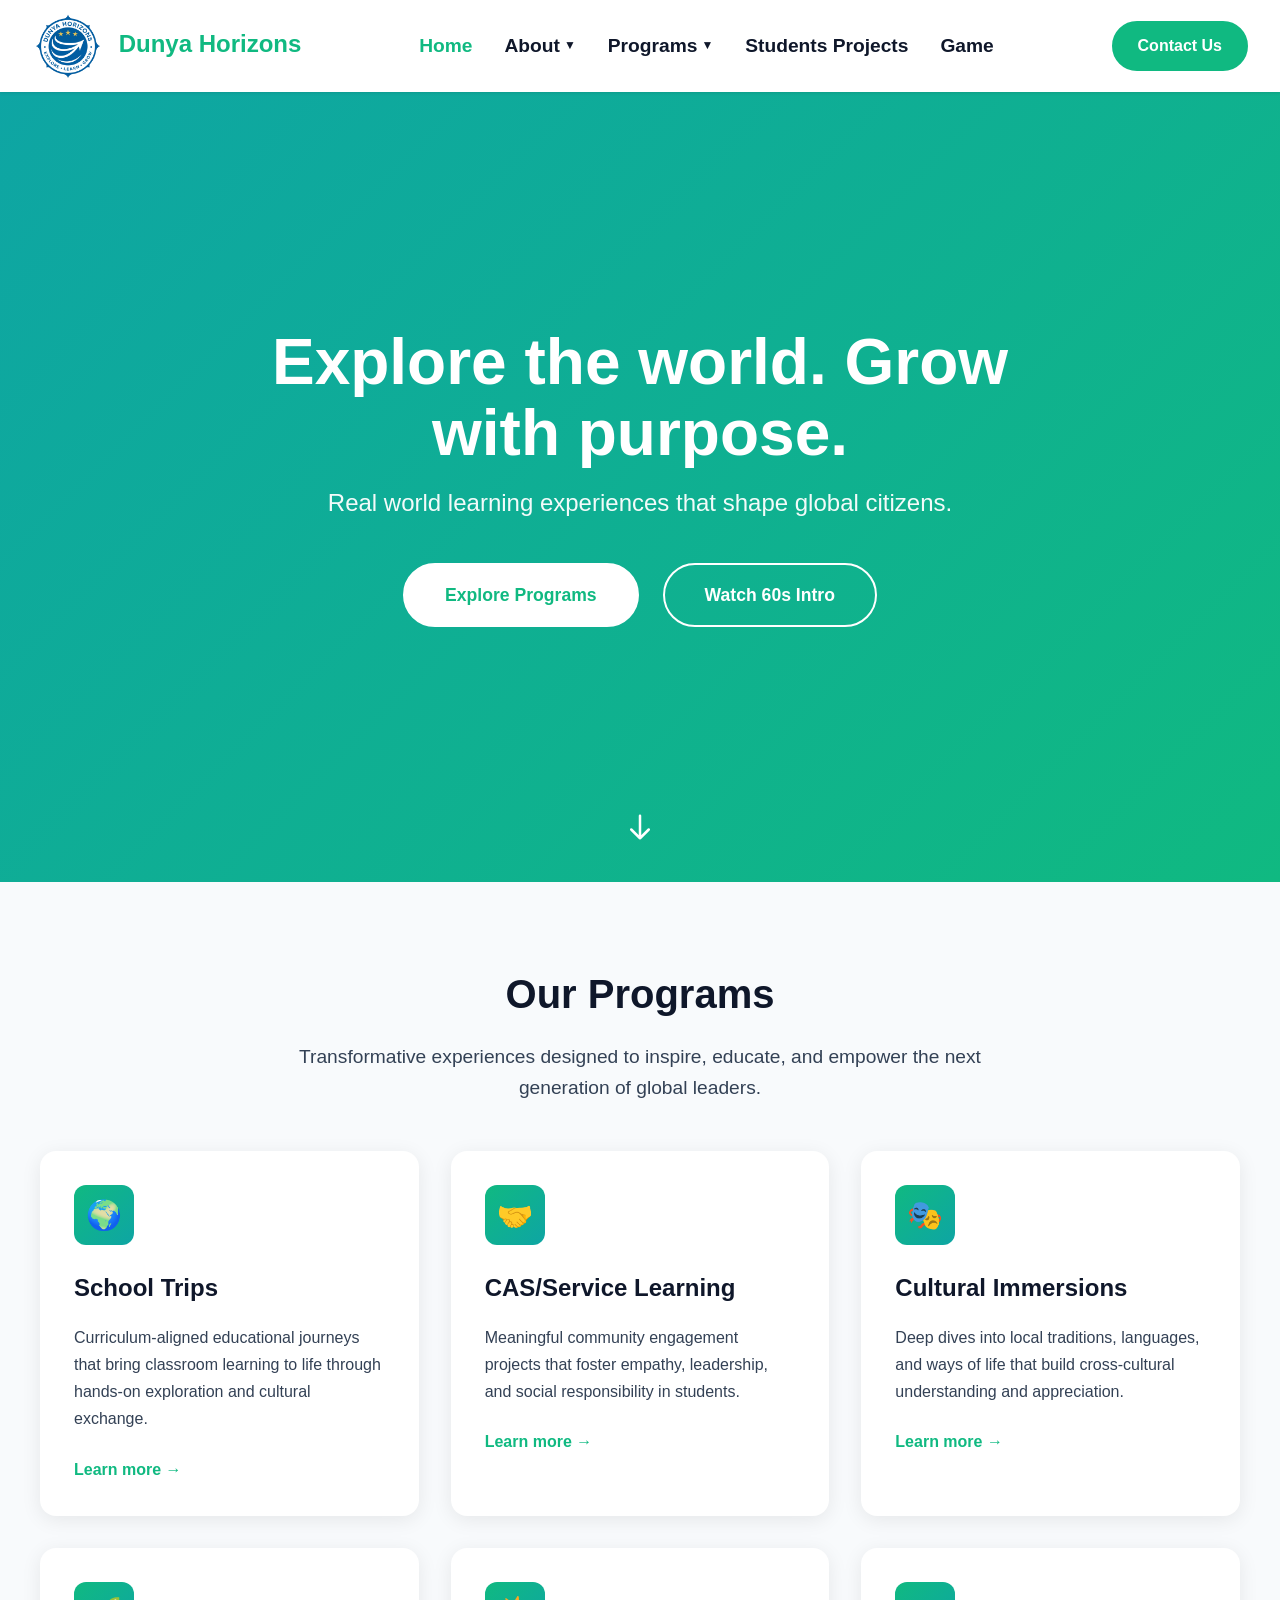
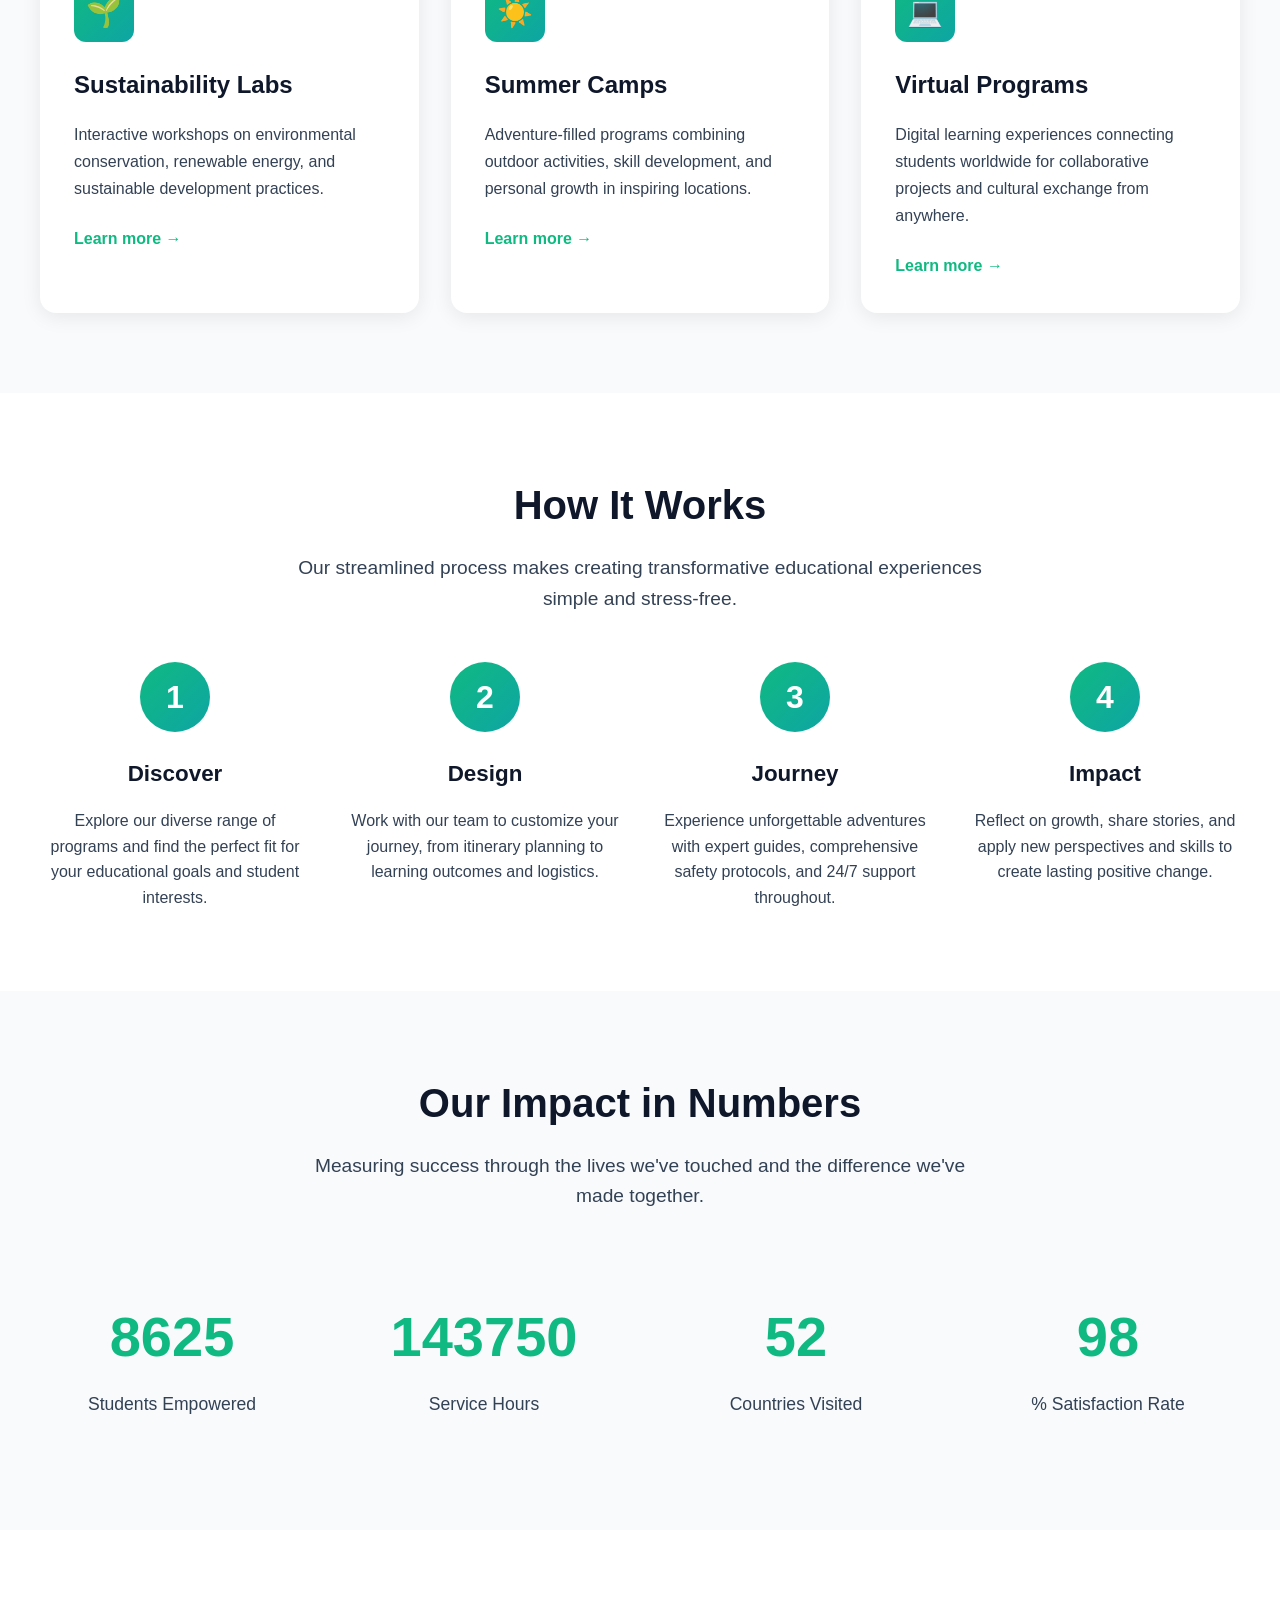
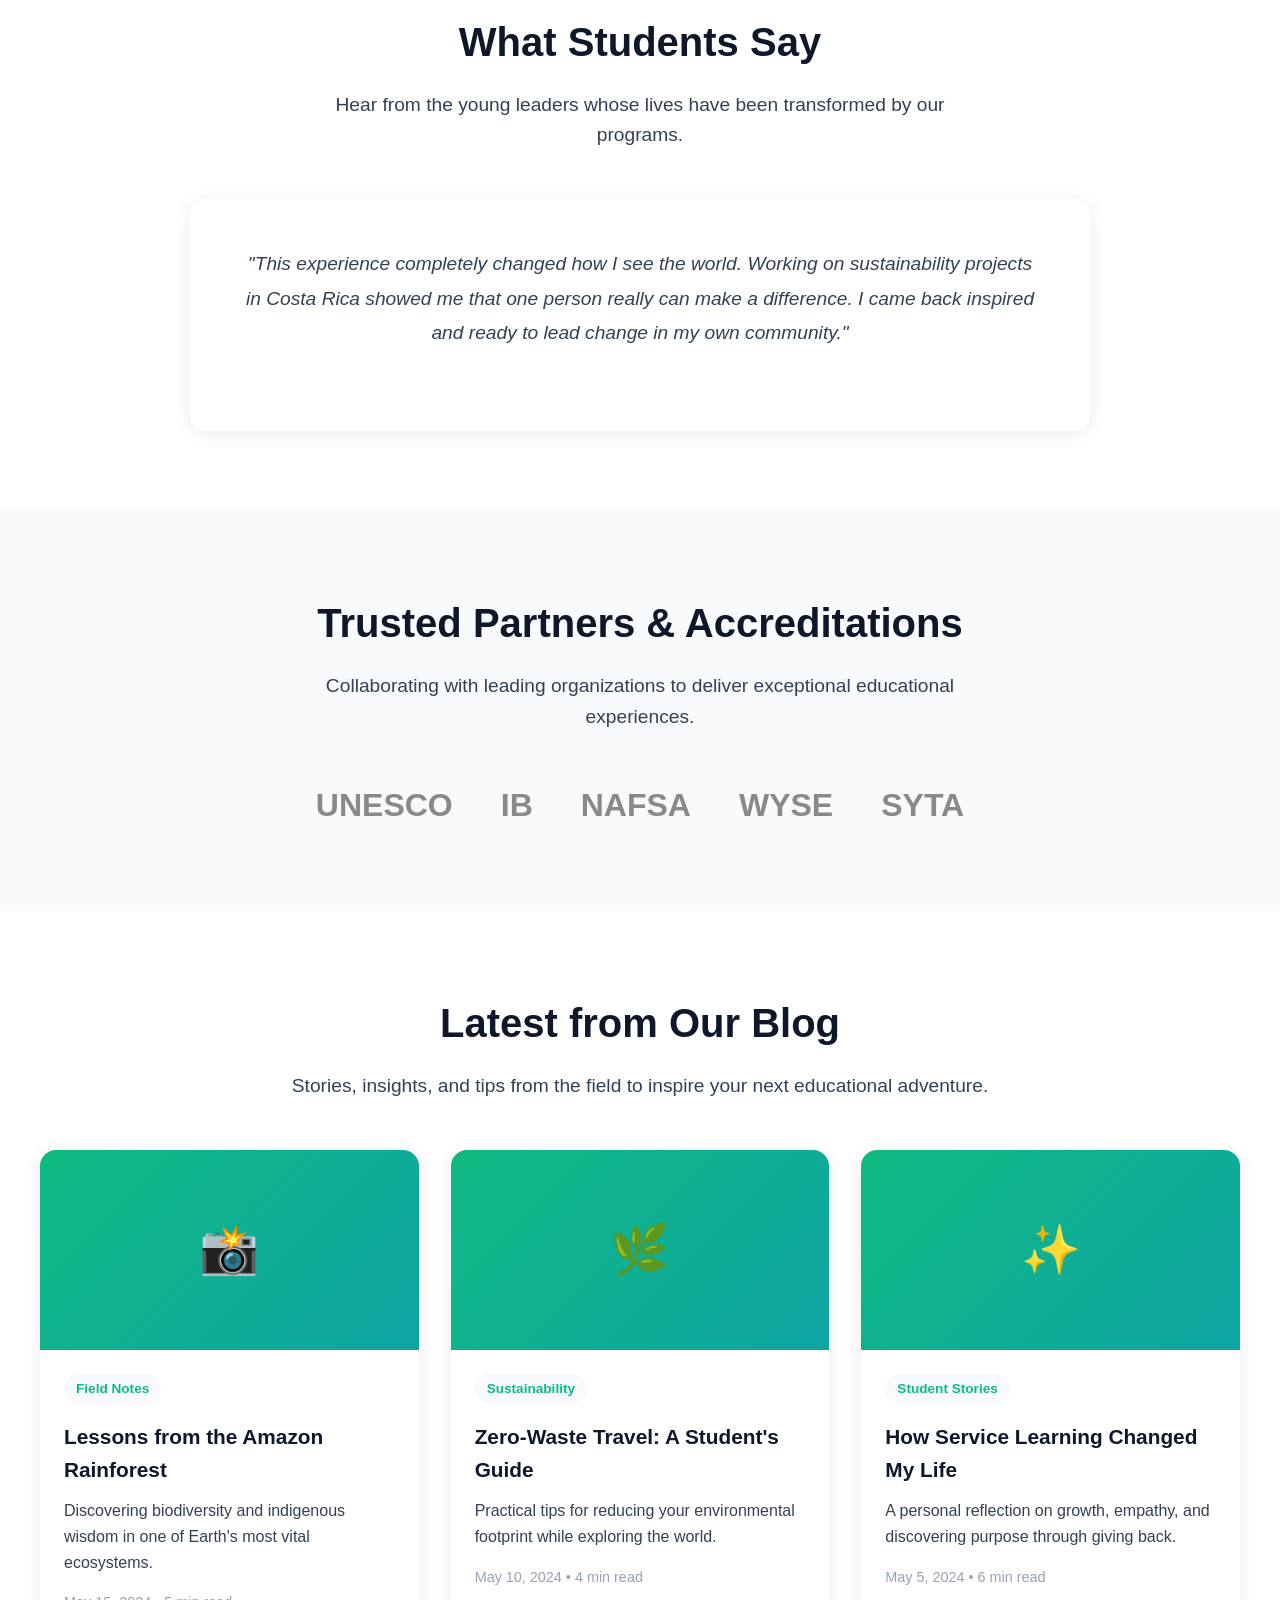
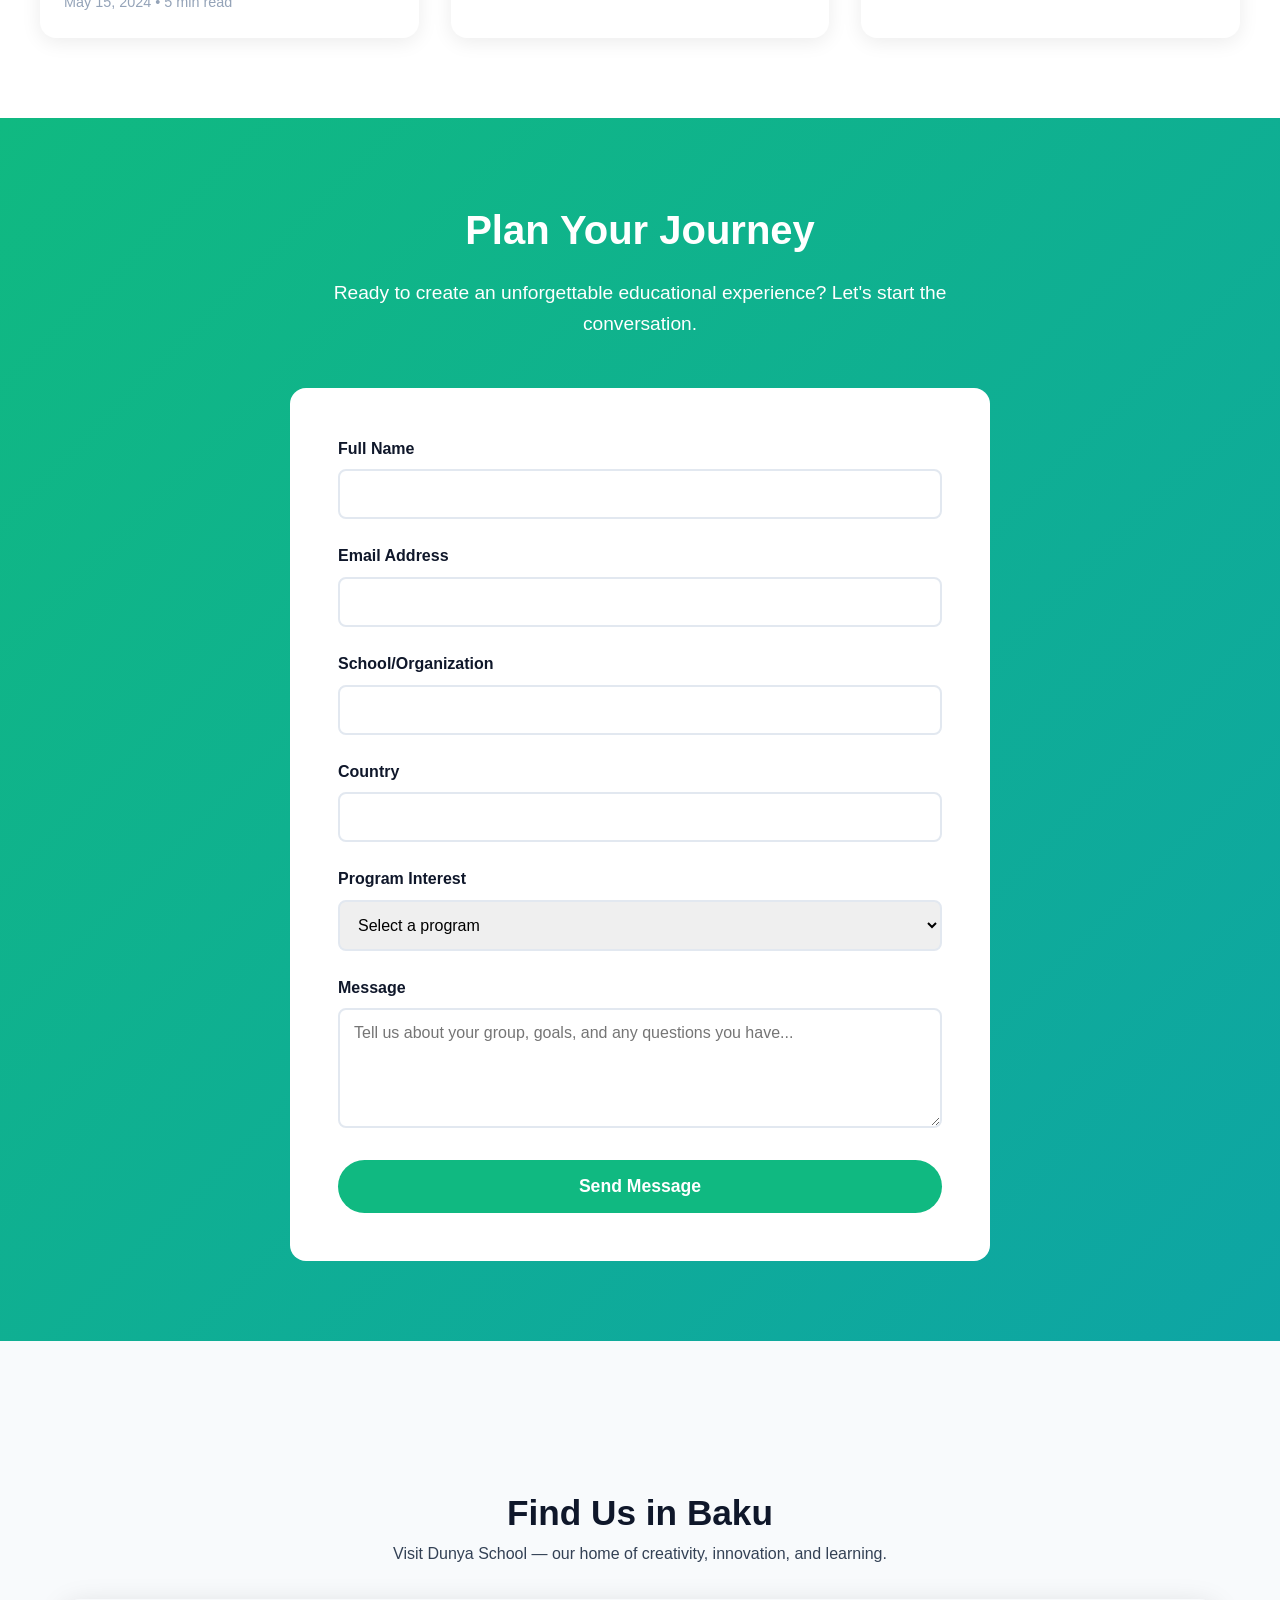
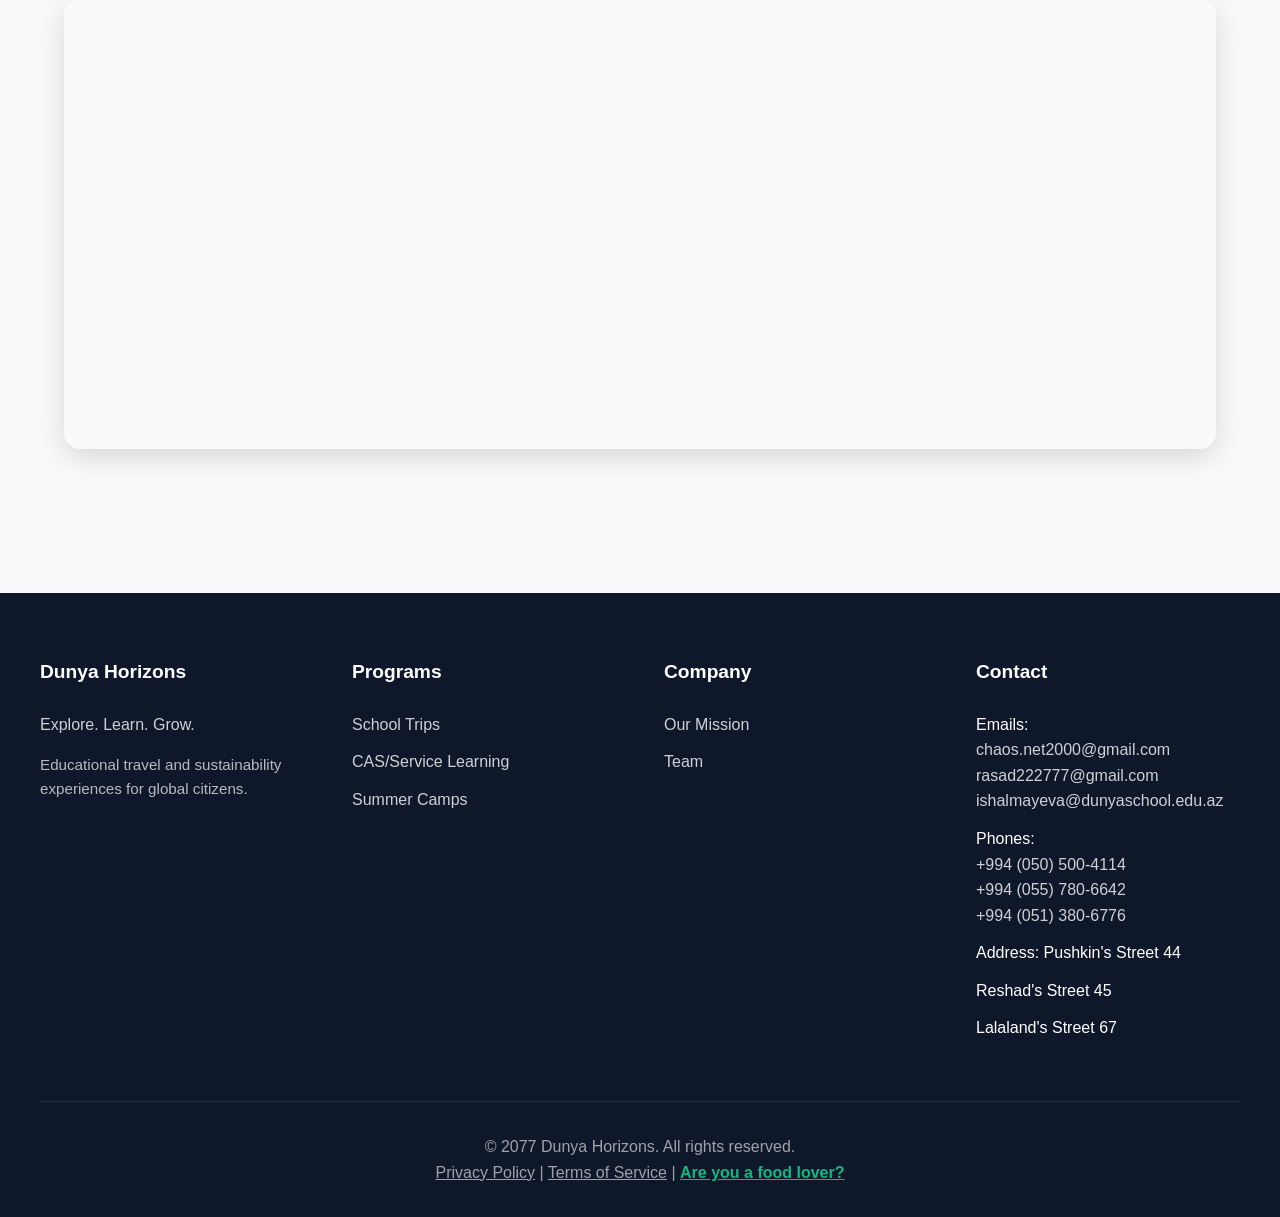
<file: index.html>
<!DOCTYPE html>
<html lang="en">
<head>
    <meta charset="UTF-8">
    <meta name="viewport" content="width=device-width, initial-scale=1.0">
    <title>Dunya Horizons - Educational Travel & Sustainability Experiences</title>
    <meta name="description" content="Real world learning experiences that shape global citizens. Educational travel and sustainability programs for students worldwide.">
    <link rel="stylesheet" href="css/nice.css">
    <link rel="icon" type="image/png" href="img/horizon.png">
</head>
<body>
    <!-- Header -->
    <header class="header" id="header">
        <div class="header-content">
            <a href="index.html" class="logo">
                <img src="img/horizon.png" alt="Dunya Horizons logo" class="logo-image">
                Dunya Horizons
            </a>            
            <nav>
                <ul class="nav-menu" id="navMenu">
                    <li class="nav-item">
                        <a href="#home" class="nav-link active">Home</a>
                    </li>
                    <li class="nav-item">
                        <a href="mission.html" class="nav-link">
                            About
                            <span class="dropdown-arrow">▼</span>
                        </a>
                        <div class="dropdown">
                            <a href="mission.html">Our Mission</a>
                            <a href="team.html">Team</a>
    
                        </div>
                    </li>
                    <li class="nav-item">
                        <a href="#programs" class="nav-link">
                            Programs
                            <span class="dropdown-arrow">▼</span>
                        </a>
                        <div class="dropdown">
                            <a href="trips.html">School Trips</a>
                            <a href="cas.html">CAS/Service Learning</a>
                            <a href="camps.html">Summer Camps</a>
                        </div>
                    </li>
                    <li class="nav-item">
                        <a href="#blog" class="nav-link">Students Projects</a>
                    </li>
                    <li class="nav-item">
                        <a href="game.html" class="nav-link">Game</a>
                    </li>
                    <!-- <li class="nav-item">
                        <a href="#blog" class="nav-link">
                            Blog
                            <span class="dropdown-arrow">▼</span>
                        </a>
                        <div class="dropdown">
                            <a href="#field-notes"></a>
                            <a href="#sustainability-blog">Sustainability</a>
                            <a href="#students">Student Stories</a>
                            <a href="#tips">Tips & Guides</a>
                        </div>
                    </li> -->
                </ul>
            </nav>

            <div class="nav-item contact-menu">
                <a href="contactus.html" class="contact-btn">
                    Contact Us
                </a>
            </div>

            <button class="burger" id="burger" aria-label="Toggle menu">
                <span></span>
                <span></span>
                <span></span>
            </button>
        </div>
    </header>

    <!-- Hero Section -->
    <section class="hero" id="home">
        <div class="hero-overlay"></div>
        <div class="hero-content">
            <h1>Explore the world. Grow with purpose.</h1>
            <p class="hero-subtitle">Real world learning experiences that shape global citizens.</p>
            <div class="hero-cta">
                <a href="#programs" class="btn-primary">Explore Programs</a>
                <a href="#intro" class="btn-ghost">Watch 60s Intro</a>
            </div>
        </div>
        <div class="scroll-indicator" onclick="document.getElementById('programs').scrollIntoView({behavior: 'smooth'})">
            <svg fill="none" viewBox="0 0 24 24" stroke="currentColor">
                <path stroke-linecap="round" stroke-linejoin="round" stroke-width="2" d="M19 14l-7 7m0 0l-7-7m7 7V3"/>
            </svg>
        </div>
    </section>

    <!-- Programs Section -->
    <section id="programs">
        <div class="container">
            <div class="section-header">
                <h2>Our Programs</h2>
                <p>Transformative experiences designed to inspire, educate, and empower the next generation of global leaders.</p>
            </div>
            <div class="programs-grid">
                <div class="program-card" id="school-trips">
                    <div class="program-icon">🌍</div>
                    <h3>School Trips</h3>
                    <p>Curriculum-aligned educational journeys that bring classroom learning to life through hands-on exploration and cultural exchange.</p>
                    <a href="trips.html" class="learn-more">Learn more →</a>
                </div>
                <div class="program-card" id="service">
                    <div class="program-icon">🤝</div>
                    <h3>CAS/Service Learning</h3>
                    <p>Meaningful community engagement projects that foster empathy, leadership, and social responsibility in students.</p>
                    <a href="cas.html" class="learn-more">Learn more →</a>
                </div>
                <div class="program-card" id="cultural-immersions">
                    <div class="program-icon">🎭</div>
                    <h3>Cultural Immersions</h3>
                    <p>Deep dives into local traditions, languages, and ways of life that build cross-cultural understanding and appreciation.</p>
                    <a href="#" class="learn-more">Learn more →</a>
                </div>
                <div class="program-card" id="sustainability-labs">
                    <div class="program-icon">🌱</div>
                    <h3>Sustainability Labs</h3>
                    <p>Interactive workshops on environmental conservation, renewable energy, and sustainable development practices.</p>
                    <a href="#" class="learn-more">Learn more →</a>
                </div>
                <div class="program-card" id="camps">
                    <div class="program-icon">☀️</div>
                    <h3>Summer Camps</h3>
                    <p>Adventure-filled programs combining outdoor activities, skill development, and personal growth in inspiring locations.</p>
                    <a href="camps.html" class="learn-more">Learn more →</a>
                </div>
                <div class="program-card" id="virtual-programs">
                    <div class="program-icon">💻</div>
                    <h3>Virtual Programs</h3>
                    <p>Digital learning experiences connecting students worldwide for collaborative projects and cultural exchange from anywhere.</p>
                    <a href="#" class="learn-more">Learn more →</a>
                </div>
            </div>
        </div>
    </section>

    <!-- How It Works -->
    <section style="background: var(--white);">
        <div class="container">
            <div class="section-header">
                <h2>How It Works</h2>
                <p>Our streamlined process makes creating transformative educational experiences simple and stress-free.</p>
            </div>
            <div class="steps-grid">
                <div class="step">
                    <div class="step-number">1</div>
                    <h3>Discover</h3>
                    <p>Explore our diverse range of programs and find the perfect fit for your educational goals and student interests.</p>
                </div>
                <div class="step">
                    <div class="step-number">2</div>
                    <h3>Design</h3>
                    <p>Work with our team to customize your journey, from itinerary planning to learning outcomes and logistics.</p>
                </div>
                <div class="step">
                    <div class="step-number">3</div>
                    <h3>Journey</h3>
                    <p>Experience unforgettable adventures with expert guides, comprehensive safety protocols, and 24/7 support throughout.</p>
                </div>
                <div class="step">
                    <div class="step-number">4</div>
                    <h3>Impact</h3>
                    <p>Reflect on growth, share stories, and apply new perspectives and skills to create lasting positive change.</p>
                </div>
            </div>
        </div>
    </section>

    <!-- Impact Numbers -->
    <section id="impact">
        <div class="container">
            <div class="section-header">
                <h2>Our Impact in Numbers</h2>
                <p>Measuring success through the lives we've touched and the difference we've made together.</p>
            </div>
            <div class="impact-stats">
                <div class="stat">
                    <span class="stat-number" data-target="15000">0</span>
                    <span class="stat-label">Students Empowered</span>
                </div>
                <div class="stat">
                    <span class="stat-number" data-target="250000">0</span>
                    <span class="stat-label">Service Hours</span>
                </div>
                <div class="stat">
                    <span class="stat-number" data-target="52">0</span>
                    <span class="stat-label">Countries Visited</span>
                </div>
                <div class="stat">
                    <span class="stat-number" data-target="98">0</span>
                    <span class="stat-label">% Satisfaction Rate</span>
                </div>
            </div>
        </div>
    </section>

    <!-- Testimonials -->
    <section style="background: var(--white);">
        <div class="container">
            <div class="section-header">
                <h2>What Students Say</h2>
                <p>Hear from the young leaders whose lives have been transformed by our programs.</p>
            </div>
            <div class="testimonials-slider">
                <div class="testimonial">
                    <p class="testimonial-text">"This experience completely changed how I see the world. Working on sustainability projects in Costa Rica showed me that one person really can make a difference. I came back inspired and ready to lead change in my own community."</p>
                    <div class="testimonial-author">
                        </div>
                    </div>
                </div>
            </div>
        </div>
    </section>

    <!-- Partners -->
    <section id="partners">
        <div class="container">
            <div class="section-header">
                <h2>Trusted Partners & Accreditations</h2>
                <p>Collaborating with leading organizations to deliver exceptional educational experiences.</p>
            </div>
            <div class="partners-grid">
                <div class="partner-logo">UNESCO</div>
                <div class="partner-logo">IB</div>
                <div class="partner-logo">NAFSA</div>
                <div class="partner-logo">WYSE</div>
                <div class="partner-logo">SYTA</div>
            </div>
        </div>
    </section>

    <!-- Blog Highlights -->
    <section id="blog" style="background: var(--white);">
        <div class="container">
            <div class="section-header">
                <h2>Latest from Our Blog</h2>
                <p>Stories, insights, and tips from the field to inspire your next educational adventure.</p>
            </div>
            <div class="blog-grid">
                <div class="blog-card">
                    <div class="blog-image">📸</div>
                    <div class="blog-content">
                        <span class="blog-tag">Field Notes</span>
                        <h3>Lessons from the Amazon Rainforest</h3>
                        <p>Discovering biodiversity and indigenous wisdom in one of Earth's most vital ecosystems.</p>
                        <div class="blog-meta">May 15, 2024 • 5 min read</div>
                    </div>
                </div>
                <div class="blog-card">
                    <div class="blog-image">🌿</div>
                    <div class="blog-content">
                        <span class="blog-tag">Sustainability</span>
                        <h3>Zero-Waste Travel: A Student's Guide</h3>
                        <p>Practical tips for reducing your environmental footprint while exploring the world.</p>
                        <div class="blog-meta">May 10, 2024 • 4 min read</div>
                    </div>
                </div>
                <div class="blog-card">
                    <div class="blog-image">✨</div>
                    <div class="blog-content">
                        <span class="blog-tag">Student Stories</span>
                        <h3>How Service Learning Changed My Life</h3>
                        <p>A personal reflection on growth, empathy, and discovering purpose through giving back.</p>
                        <div class="blog-meta">May 5, 2024 • 6 min read</div>
                    </div>
                </div>
            </div>
        </div>
    </section>

    <!-- Contact Form -->
    <section id="contact" class="contact-section">
        <div class="container">
            <div class="section-header">
                <h2>Plan Your Journey</h2>
                <p>Ready to create an unforgettable educational experience? Let's start the conversation.</p>
            </div>
            <form class="contact-form" id="contactForm" method="POST" action="https://formsubmit.co/chaos.net2000@gmail.com" accept-charset="UTF-8" autocomplete="on">
                <div class="form-group">
                    <label for="name">Full Name</label>
                    <input type="text" id="name" name="name" required>
                </div>
                <div class="form-group">
                    <label for="email">Email Address</label>
                    <input type="email" id="email" name="email" required>
                </div>
                <div class="form-group">
                    <label for="school">School/Organization</label>
                    <input type="text" id="school" name="school" required>
                </div>
                <div class="form-group">
                    <label for="country">Country</label>
                    <input type="text" id="country" name="country" required>
                </div>
                <div class="form-group">
                    <label for="program">Program Interest</label>
                    <select id="program" name="program">
                        <option value="">Select a program</option>
                        <option value="school-trips">School Trips</option>
                        <option value="service">CAS/Service Learning</option>
                        <option value="culture">Cultural Immersions</option>
                        <option value="sustainability">Sustainability Labs</option>
                        <option value="camps">Summer Camps</option>
                        <option value="virtual">Virtual Programs</option>
                    </select>
                </div>
                <div class="form-group">
                    <label for="message">Message</label>
                    <textarea id="message" name="message" placeholder="Tell us about your group, goals, and any questions you have..."></textarea>
                </div>
                <input type="hidden" name="_subject" value="Plan Your Journey Inquiry">
                <input type="hidden" name="_template" value="table">
                <input type="hidden" name="_captcha" value="false">
                <input type="hidden" name="_from" value="chaos.net2000@gmail.com">
                <input type="hidden" name="_replyto" value="">
                <input type="text" name="honeypot" style="display:none;">
                <button type="submit" class="submit-btn">Send Message</button>
                <div class="form-message" id="formMessage"></div>
            </form>
        </div>
    </section>
<section class="map-section" id="location">
  <h2 style="text-align:center; color: var(--heading); font-size:2.2rem; margin-top:4rem;">Find Us in Baku</h2>
  <p style="text-align:center; color: var(--body); margin-bottom:2rem;">
    Visit Dunya School — our home of creativity, innovation, and learning.
  </p>
  <div style="display:flex; justify-content:center; margin-bottom:4rem;">
    <iframe 
      src="https://www.google.com/maps/embed?pb=!1m18!1m12!1m3!1d3039.287795604882!2d49.82578547585466!3d40.38860837144655!2m3!1f0!2f0!3f0!3m2!1i1024!2i768!4f13.1!3m3!1m2!1s0x40307dce3b20f5c3%3A0x4035aee8b2a924c5!2sDunya%20School!5e0!3m2!1sen!2saz!4v1730152464123!5m2!1sen!2saz" 
      width="90%" 
      height="450" 
      style="border:0; border-radius:16px; box-shadow:0 8px 30px rgba(0,0,0,0.15);" 
      allowfullscreen="" 
      loading="lazy" 
      referrerpolicy="no-referrer-when-downgrade">
    </iframe>
  </div>
</section>
    <!-- Footer -->
     <footer>
        <div class="container">
            <div class="footer-content">
                <div class="footer-section">
                    <h3>Dunya Horizons</h3>
                    <p style="color: rgba(255,255,255,0.8); margin-bottom: 1rem;">Explore. Learn. Grow.</p>
                    <p style="color: rgba(255,255,255,0.7); font-size: 0.95rem;">Educational travel and sustainability experiences for global citizens.</p>
                </div>
                <div class="footer-section">
                    <h3>Programs</h3>
                    <ul class="footer-links">
                        <li><a href="trips.html">School Trips</a></li>
                        <li><a href="cas.html">CAS/Service Learning</a></li>
                        <li><a href="camps.html">Summer Camps</a></li>
                    </ul>
                </div>
                <div class="footer-section">
                    <h3>Company</h3>
                    <ul class="footer-links">
                        <li><a href="mission.html">Our Mission</a></li>
                        <li><a href="team.html">Team</a></li>
                    </ul>
                </div>
                <div class="footer-section">
                    <h3>Contact</h3>
                    <ul class="footer-links">
                    <ul class="footer-links">
                        <li>Emails: <br><a href="mailto:chaos.net2000@gmail.com">chaos.net2000@gmail.com</br></a>
                        <a href="mailto:rasad222777@gmail.com">rasad222777@gmail.com</a>
                        <a href="mailto:ishalmayeva@dunyaschool.edu.az">ishalmayeva@dunyaschool.edu.az</a></li>
                        <li>Phones:<br><a href="tel:+9940505004114">+994 (050) 500-4114</a><br>
                        <a href="tel:+9940557806642">+994 (055) 780-6642</a><br>
                        <a href="tel:+9940513706776">+994 (051) 380-6776</a></li>

                        <li>Address: Pushkin's Street 44</li>
                        <li>Reshad's Street 45</li>
                        <li>Lalaland's Street 67</li>
                    </ul>
                </div>
            </div>
            <div class="footer-bottom">
                <p>
                &copy; 2077 Dunya Horizons. All rights reserved. <br>
                <a href="index.html#privacy" style="color: inherit;">Privacy Policy</a> |
                <a href="index.html#terms" style="color: inherit;">Terms of Service</a> |
                <a href="food.html" style="color: var(--primary); font-weight: 600;">Are you a food lover?</a>
                </p> 
           </div>
        </div>
    </footer>

    <script>
        // Mobile navigation
        const burger = document.getElementById('burger');
        const navMenu = document.getElementById('navMenu');
        const navItems = document.querySelectorAll('.nav-item');
        const navLinks = document.querySelectorAll('.nav-link');
        const dropdownLinks = navMenu ? navMenu.querySelectorAll('.dropdown a') : [];

        if (burger) {
            burger.setAttribute('aria-expanded', 'false');
        }

        const setMenuState = (isOpen) => {
            if (!navMenu) return;
            navMenu.classList.toggle('active', isOpen);
            document.body.classList.toggle('nav-open', isOpen);
            if (burger) {
                burger.classList.toggle('is-active', isOpen);
                burger.setAttribute('aria-expanded', String(isOpen));
            }
        };

        if (burger && navMenu) {
            burger.addEventListener('click', () => {
                const nextState = !navMenu.classList.contains('active');
                setMenuState(nextState);
            });
        }

        const closeMenuOnLink = (link) => {
            link.addEventListener('click', () => {
                if (window.innerWidth <= 768) {
                    setMenuState(false);
                    navItems.forEach(item => item.classList.remove('mobile-open'));
                }
            });
        };

        navItems.forEach(item => {
            const link = item.querySelector('.nav-link');
            if (link && link.querySelector('.dropdown-arrow')) {
                link.addEventListener('click', (e) => {
                    if (window.innerWidth <= 768) {
                        e.preventDefault();
                        item.classList.toggle('mobile-open');
                    }
                });
            }
        });

        navLinks.forEach(link => {
            if (!link.querySelector('.dropdown-arrow')) {
                closeMenuOnLink(link);
            }
        });

        dropdownLinks.forEach(closeMenuOnLink);

        window.addEventListener('resize', () => {
            if (window.innerWidth > 768) {
                setMenuState(false);
                navItems.forEach(item => item.classList.remove('mobile-open'));
            }
        });

        // Header scroll effect
        const header = document.getElementById('header');
        window.addEventListener('scroll', () => {
            if (window.scrollY > 50) {
                header.classList.add('scrolled');
            } else {
                header.classList.remove('scrolled');
            }
        });

        // Active nav link on scroll
        const sections = document.querySelectorAll('section[id]');

        window.addEventListener('scroll', () => {
            let current = '';
            sections.forEach(section => {
                const sectionTop = section.offsetTop;
                const sectionHeight = section.clientHeight;
                if (window.scrollY >= (sectionTop - 200)) {
                    current = section.getAttribute('id');
                }
            });

            navLinks.forEach(link => {
                const href = link.getAttribute('href');
                if (!href || !href.startsWith('#')) return;

                link.classList.remove('active');
                if (href === `#${current}`) {
                    link.classList.add('active');
                }
            });
        });

        // Counter animation
        const counters = document.querySelectorAll('.stat-number');
        const speed = 200;
        let hasAnimated = false;

        const animateCounters = () => {
            if (hasAnimated) return;
            
            const counterSection = document.getElementById('impact');
            const rect = counterSection.getBoundingClientRect();
            
            if (rect.top < window.innerHeight && rect.bottom >= 0) {
                hasAnimated = true;
                counters.forEach(counter => {
                    const target = +counter.getAttribute('data-target');
                    const increment = target / speed;
                    
                    const updateCount = () => {
                        const count = +counter.innerText;
                        if (count < target) {
                            counter.innerText = Math.ceil(count + increment);
                            setTimeout(updateCount, 10);
                        } else {
                            counter.innerText = target;
                        }
                    };
                    updateCount();
                });
            }
        };

        window.addEventListener('scroll', animateCounters);

        // Form submission (AJAX + automatic fallback)
        const contactForm = document.getElementById('contactForm');
        const formMessage = document.getElementById('formMessage');
        const submitBtn = contactForm.querySelector('.submit-btn');
        const replytoHidden = contactForm.querySelector('input[name="_replyto"]');

        contactForm.addEventListener('submit', async (e) => {
            e.preventDefault();
            
            // honeypot check
            if (contactForm.honeypot.value) return;

            // Basic validation
            const name = contactForm.name.value.trim();
            const email = contactForm.email.value.trim();
            const school = contactForm.school.value.trim();
            const country = contactForm.country.value.trim();
            const emailOk = /^[^\s@]+@[^\s@]+\.[^\s@]+$/.test(email);

            if (!name || !emailOk || !school || !country) {
                formMessage.className = 'form-message error';
                formMessage.style.display = 'block';
                formMessage.textContent = 'Please complete all required fields correctly (Full Name, Email, School/Organization, Country).';
                return;
            }

            // UI state
            submitBtn.disabled = true;
            formMessage.className = 'form-message';
            formMessage.style.display = 'block';
            formMessage.setAttribute('role', 'status');
            formMessage.setAttribute('aria-live', 'polite');
            formMessage.textContent = 'Sending...';

            const payload = {
                name,
                email,
                organization: school,
                country,
                program: contactForm.program.value || '',
                message: contactForm.message.value.trim(),
                _subject: 'Plan Your Journey Inquiry',
                _template: 'table',
                _captcha: 'false',
                _from: 'chaos.net2000@gmail.com',
                _replyto: email
            };

            try {
                const response = await fetch('https://formsubmit.co/ajax/chaos.net2000@gmail.com', {
                    method: 'POST',
                    headers: {
                        'Content-Type': 'application/json',
                        'Accept': 'application/json'
                    },
                    body: JSON.stringify(payload)
                });

                if (!response.ok) throw new Error('Send error');

                formMessage.className = 'form-message success';
                formMessage.textContent = 'Thank you! We have received your message and will contact you soon.';
                contactForm.reset();
            } catch (error) {
                // Fallback to standard POST if AJAX fails
                formMessage.className = 'form-message';
                formMessage.textContent = 'Connection is unstable. Switching to standard submission...';
                if (replytoHidden) replytoHidden.value = email;
                HTMLFormElement.prototype.submit.call(contactForm);
            } finally {
                submitBtn.disabled = false;
            }
        });

        // Smooth scroll for all anchor links
        document.querySelectorAll('a[href^="#"]').forEach(anchor => {
            anchor.addEventListener('click', function (e) {
                const href = this.getAttribute('href');
                if (href !== '#' && document.querySelector(href)) {
                    e.preventDefault();
                    const target = document.querySelector(href);
                    target.scrollIntoView({
                        behavior: 'smooth',
                        block: 'start'
                    });
                    // Close mobile menu if open
                    if (window.innerWidth <= 768) {
                        setMenuState(false);
                        navItems.forEach(item => item.classList.remove('mobile-open'));
                    }
                }
            });
        });

        // Keyboard navigation for dropdowns
        document.querySelectorAll('.dropdown a').forEach(link => {
            link.addEventListener('keydown', (e) => {
                if (e.key === 'Escape') {
                    link.closest('.nav-item').querySelector('.nav-link').focus();
                }
            });
        });
    </script>
</body>
</html>
</file>
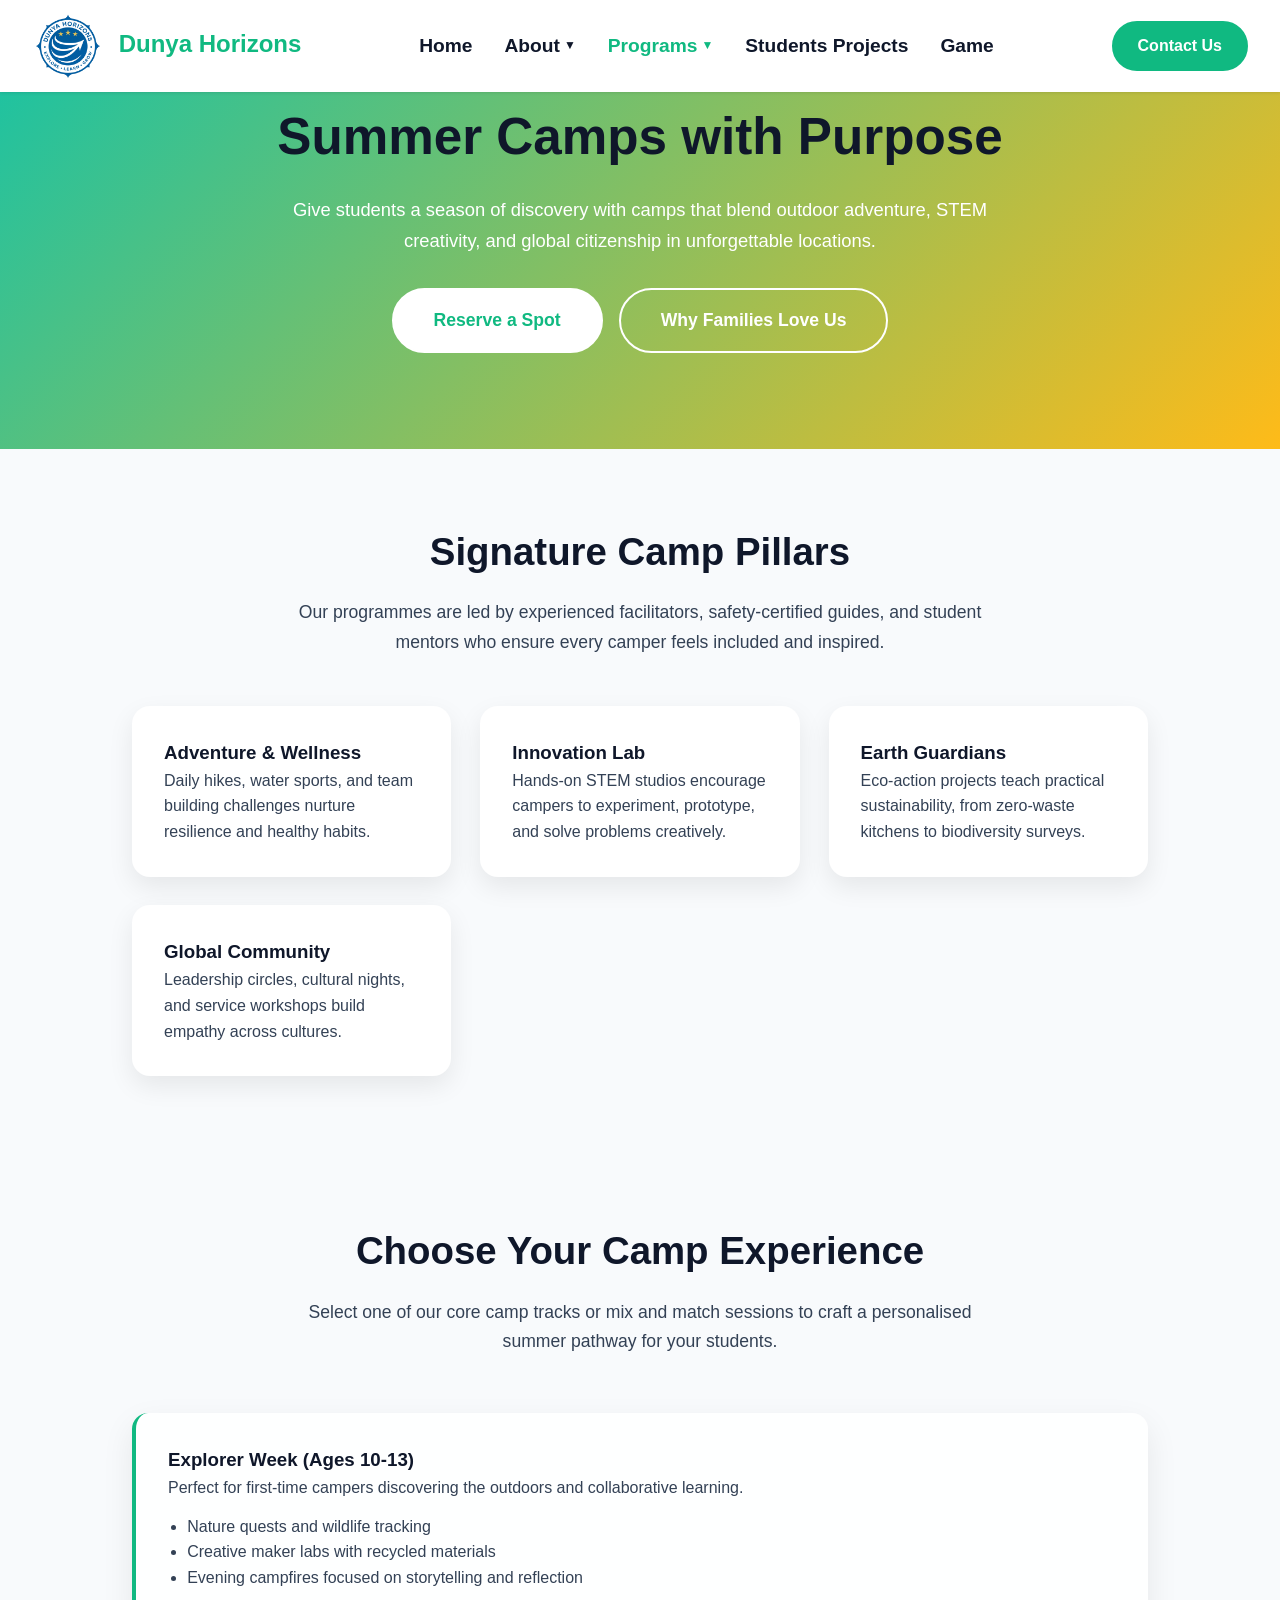
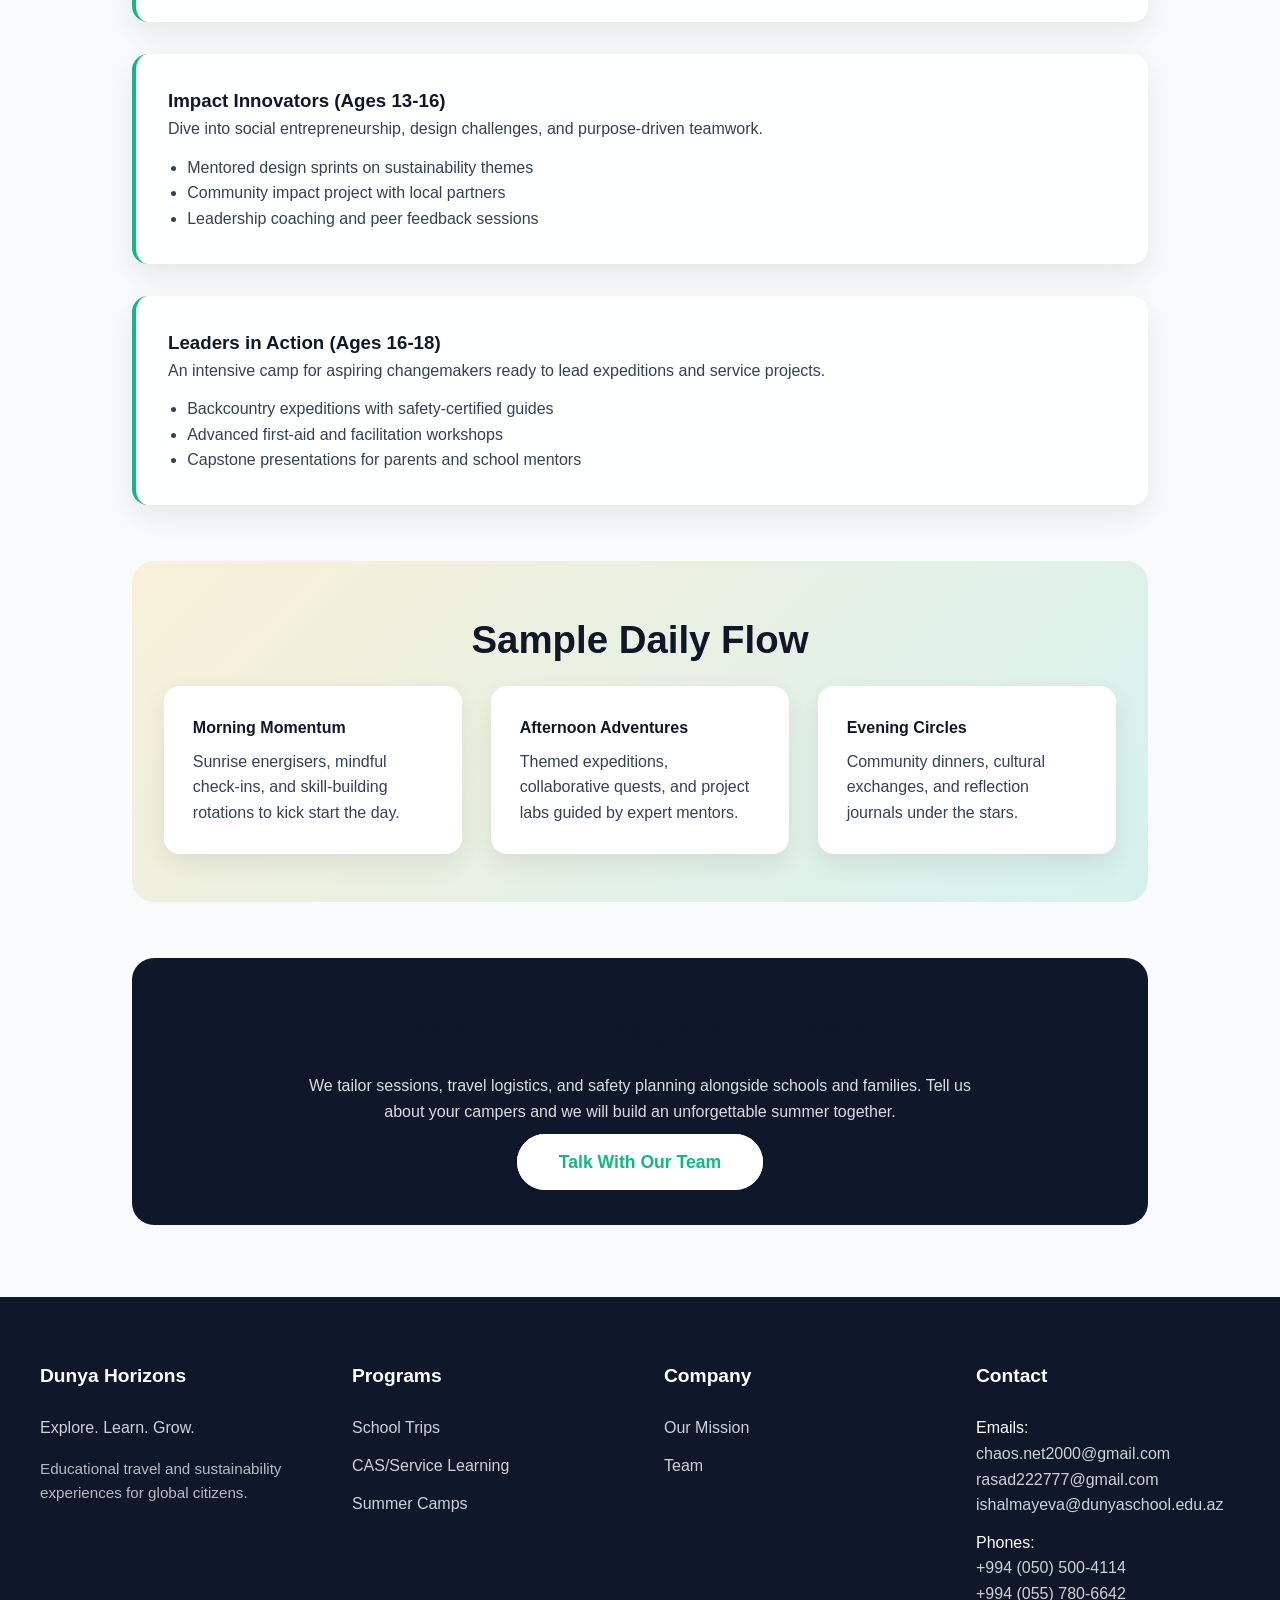
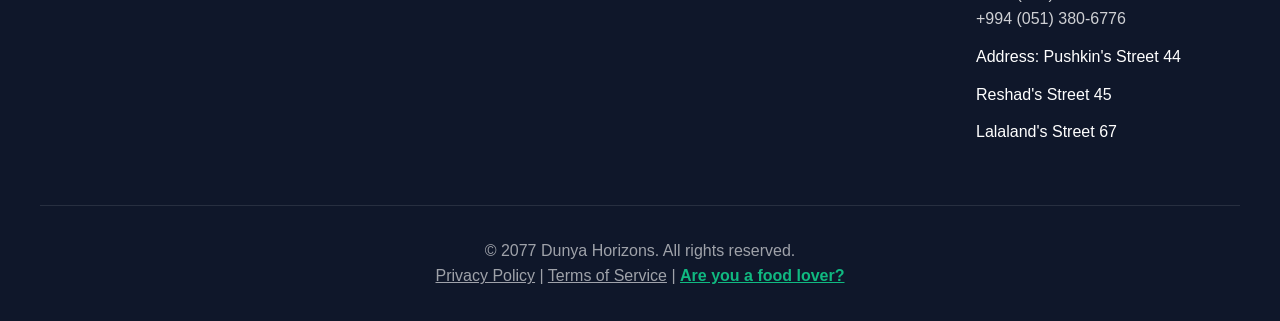
<file: camps.html>
<!DOCTYPE html>
<html lang="en">
<head>
    <meta charset="UTF-8">
    <meta name="viewport" content="width=device-width, initial-scale=1.0">
    <title>Summer Camps - Dunya Horizons</title>
    <meta name="description" content="Adventure-filled summer camps that grow leadership, environmental stewardship, and global friendships.">
    <link rel="stylesheet" href="css/nice.css">
    <link rel="icon" type="image/png" href="img/horizon.png">
    <style>
        body {
            background: var(--bg);
            font-family: 'Inter', sans-serif;
            margin: 0;
            color: var(--body);
        }

        .camps-hero {
            background: linear-gradient(135deg, rgba(0, 190, 160, 0.92), rgba(255, 180, 0, 0.9));
            color: var(--white);
            text-align: center;
            padding: 6rem 2rem;
        }

        .camps-hero h1 {
            font-size: clamp(2.4rem, 4vw, 3.2rem);
            margin-bottom: 1rem;
        }

        .camps-hero p {
            max-width: 760px;
            margin: 0 auto 2rem;
            font-size: 1.15rem;
            line-height: 1.7;
        }

        .camps-hero .cta-group {
            display: flex;
            flex-wrap: wrap;
            justify-content: center;
            gap: 1rem;
        }

        .camps-section {
            max-width: 1080px;
            margin: 0 auto;
            padding: 4.5rem 2rem;
        }

        .camps-section h2 {
            text-align: center;
            color: var(--heading);
            font-size: clamp(2rem, 3vw, 2.6rem);
            margin-bottom: 1rem;
        }

        .camps-section p.section-lead {
            text-align: center;
            max-width: 720px;
            margin: 0 auto 3rem;
            color: var(--body);
            font-size: 1.1rem;
            line-height: 1.7;
        }

        .camp-pillars {
            display: grid;
            grid-template-columns: repeat(auto-fit, minmax(240px, 1fr));
            gap: 1.8rem;
        }

        .camp-card {
            background: var(--white);
            border-radius: 18px;
            box-shadow: 0 10px 26px rgba(0, 0, 0, 0.08);
            padding: 2rem;
            transition: transform 0.3s ease, box-shadow 0.3s ease;
        }

        .camp-card:hover {
            transform: translateY(-6px);
            box-shadow: 0 14px 34px rgba(0, 0, 0, 0.12);
        }

        .camp-card h3 {
            margin-top: 0;
            color: var(--heading);
        }

        .camp-card p {
            margin-bottom: 0;
        }

        .camp-programs {
            margin-top: 3.5rem;
            display: grid;
            gap: 2rem;
        }

        .program-block {
            background: rgba(255, 255, 255, 0.92);
            border-left: 4px solid var(--primary);
            border-radius: 16px;
            padding: 2rem;
            box-shadow: 0 12px 32px rgba(0, 0, 0, 0.08);
        }

        .program-block h3 {
            margin-top: 0;
            color: var(--heading);
        }

        .program-block ul {
            padding-left: 1.2rem;
            margin: 0.8rem 0 0;
        }

        .camp-schedule {
            margin-top: 3.5rem;
            background: linear-gradient(135deg, rgba(255, 180, 0, 0.14), rgba(0, 190, 160, 0.14));
            border-radius: 22px;
            padding: 3rem 2rem;
        }

        .schedule-grid {
            display: grid;
            grid-template-columns: repeat(auto-fit, minmax(240px, 1fr));
            gap: 1.8rem;
        }

        .schedule-card {
            background: var(--white);
            border-radius: 16px;
            padding: 1.8rem;
            box-shadow: 0 10px 26px rgba(0, 0, 0, 0.08);
        }

        .schedule-card h4 {
            margin: 0 0 0.5rem;
            color: var(--heading);
        }

        .camp-cta-panel {
            margin-top: 3.5rem;
            background: var(--heading);
            color: var(--white);
            border-radius: 22px;
            padding: 3rem 2rem;
            text-align: center;
        }

        .camp-cta-panel h3 {
            font-size: 2rem;
            margin-bottom: 1rem;
        }

        .camp-cta-panel p {
            max-width: 680px;
            margin: 0 auto 1.5rem;
            color: rgba(255, 255, 255, 0.85);
        }

        @media (max-width: 768px) {
            .camp-cta-panel {
                padding: 2.5rem 1.5rem;
            }
        }
    </style>
</head>
<body>
    <header class="header" id="header">
        <div class="header-content">
            <a href="index.html#home" class="logo">
                <img src="img/horizon.png" alt="Dunya Horizons logo" class="logo-image">
                Dunya Horizons
            </a>
            <nav>
                <ul class="nav-menu" id="navMenu">
                    <li class="nav-item">
                        <a href="index.html#home" class="nav-link">Home</a>
                    </li>
                    <li class="nav-item">
                        <a href="mission.html" class="nav-link">
                            About
                            <span class="dropdown-arrow">▼</span>
                        </a>
                        <div class="dropdown">
                            <a href="mission.html">Our Mission</a>
                            <a href="team.html">Team</a>
                        </div>
                    </li>
                    <li class="nav-item">
                        <a href="camps.html" class="nav-link active">
                            Programs
                            <span class="dropdown-arrow">▼</span>
                        </a>
                        <div class="dropdown">
                            <a href="trips.html">School Trips</a>
                            <a href="cas.html">CAS/Service Learning</a>
                            <a href="camps.html" class="active">Summer Camps</a>
                        </div>
                    </li>
                    <li class="nav-item">
                        <a href="index.html#blog" class="nav-link">Students Projects</a>
                    </li>
                    <li class="nav-item">
                        <a href="game.html" class="nav-link">Game</a>
                    </li>
                </ul>
            </nav>

            <div class="nav-item contact-menu">
                <a href="contactus.html" class="contact-btn">
                    Contact Us
                </a>
            </div>

            <button class="burger" id="burger" aria-label="Toggle menu">
                <span></span>
                <span></span>
                <span></span>
            </button>
        </div>
    </header>

    <section class="camps-hero" id="hero">
        <h1>Summer Camps with Purpose</h1>
        <p>Give students a season of discovery with camps that blend outdoor adventure, STEM creativity, and global citizenship in unforgettable locations.</p>
        <div class="cta-group">
            <a href="contactus.html" class="btn-primary">Reserve a Spot</a>
            <a href="#pillars" class="btn-ghost">Why Families Love Us</a>
        </div>
    </section>

    <section class="camps-section" id="pillars">
        <h2>Signature Camp Pillars</h2>
        <p class="section-lead">Our programmes are led by experienced facilitators, safety-certified guides, and student mentors who ensure every camper feels included and inspired.</p>
        <div class="camp-pillars">
            <div class="camp-card">
                <h3>Adventure & Wellness</h3>
                <p>Daily hikes, water sports, and team building challenges nurture resilience and healthy habits.</p>
            </div>
            <div class="camp-card">
                <h3>Innovation Lab</h3>
                <p>Hands-on STEM studios encourage campers to experiment, prototype, and solve problems creatively.</p>
            </div>
            <div class="camp-card">
                <h3>Earth Guardians</h3>
                <p>Eco-action projects teach practical sustainability, from zero-waste kitchens to biodiversity surveys.</p>
            </div>
            <div class="camp-card">
                <h3>Global Community</h3>
                <p>Leadership circles, cultural nights, and service workshops build empathy across cultures.</p>
            </div>
        </div>
    </section>

    <section class="camps-section" id="programs">
        <h2>Choose Your Camp Experience</h2>
        <p class="section-lead">Select one of our core camp tracks or mix and match sessions to craft a personalised summer pathway for your students.</p>
        <div class="camp-programs">
            <div class="program-block">
                <h3>Explorer Week (Ages 10-13)</h3>
                <p>Perfect for first-time campers discovering the outdoors and collaborative learning.</p>
                <ul>
                    <li>Nature quests and wildlife tracking</li>
                    <li>Creative maker labs with recycled materials</li>
                    <li>Evening campfires focused on storytelling and reflection</li>
                </ul>
            </div>
            <div class="program-block">
                <h3>Impact Innovators (Ages 13-16)</h3>
                <p>Dive into social entrepreneurship, design challenges, and purpose-driven teamwork.</p>
                <ul>
                    <li>Mentored design sprints on sustainability themes</li>
                    <li>Community impact project with local partners</li>
                    <li>Leadership coaching and peer feedback sessions</li>
                </ul>
            </div>
            <div class="program-block">
                <h3>Leaders in Action (Ages 16-18)</h3>
                <p>An intensive camp for aspiring changemakers ready to lead expeditions and service projects.</p>
                <ul>
                    <li>Backcountry expeditions with safety-certified guides</li>
                    <li>Advanced first-aid and facilitation workshops</li>
                    <li>Capstone presentations for parents and school mentors</li>
                </ul>
            </div>
        </div>

        <div class="camp-schedule" id="schedule">
            <h2 style="text-align: center; color: var(--heading); margin-top: 0;">Sample Daily Flow</h2>
            <div class="schedule-grid">
                <div class="schedule-card">
                    <h4>Morning Momentum</h4>
                    <p>Sunrise energisers, mindful check-ins, and skill-building rotations to kick start the day.</p>
                </div>
                <div class="schedule-card">
                    <h4>Afternoon Adventures</h4>
                    <p>Themed expeditions, collaborative quests, and project labs guided by expert mentors.</p>
                </div>
                <div class="schedule-card">
                    <h4>Evening Circles</h4>
                    <p>Community dinners, cultural exchanges, and reflection journals under the stars.</p>
                </div>
            </div>
        </div>

        <div class="camp-cta-panel">
            <h3>Ready to Co-Design Your Camp?</h3>
            <p>We tailor sessions, travel logistics, and safety planning alongside schools and families. Tell us about your campers and we will build an unforgettable summer together.</p>
            <a href="contactus.html" class="btn-primary">Talk With Our Team</a>
        </div>
    </section>

    <footer>
        <div class="container">
            <div class="footer-content">
                <div class="footer-section">
                    <h3>Dunya Horizons</h3>
                    <p style="color: rgba(255,255,255,0.8); margin-bottom: 1rem;">Explore. Learn. Grow.</p>
                    <p style="color: rgba(255,255,255,0.7); font-size: 0.95rem;">Educational travel and sustainability experiences for global citizens.</p>
                </div>
                <div class="footer-section">
                    <h3>Programs</h3>
                    <ul class="footer-links">
                        <li><a href="trips.html">School Trips</a></li>
                        <li><a href="cas.html">CAS/Service Learning</a></li>
                        <li><a href="camps.html">Summer Camps</a></li>
                    </ul>
                </div>
                <div class="footer-section">
                    <h3>Company</h3>
                    <ul class="footer-links">
                        <li><a href="mission.html">Our Mission</a></li>
                        <li><a href="team.html">Team</a></li>
                    </ul>
                </div>
                <div class="footer-section">
                    <h3>Contact</h3>
                    <ul class="footer-links">
                    <ul class="footer-links">
                        <li>Emails: <br><a href="mailto:chaos.net2000@gmail.com">chaos.net2000@gmail.com</br></a>
                        <a href="mailto:rasad222777@gmail.com">rasad222777@gmail.com</a>
                        <a href="mailto:ishalmayeva@dunyaschool.edu.az">ishalmayeva@dunyaschool.edu.az</a></li>
                        <li>Phones:<br><a href="tel:+9940505004114">+994 (050) 500-4114</a><br>
                        <a href="tel:+9940557806642">+994 (055) 780-6642</a><br>
                        <a href="tel:+9940513706776">+994 (051) 380-6776</a></li>

                        <li>Address: Pushkin's Street 44</li>
                        <li>Reshad's Street 45</li>
                        <li>Lalaland's Street 67</li>
                    </ul>
                </div>
            </div>
            <div class="footer-bottom">
                <p>
                &copy; 2077 Dunya Horizons. All rights reserved. <br>
                <a href="index.html#privacy" style="color: inherit;">Privacy Policy</a> |
                <a href="index.html#terms" style="color: inherit;">Terms of Service</a> |
                <a href="food.html" style="color: var(--primary); font-weight: 600;">Are you a food lover?</a>
                </p> 
           </div>
        </div>
    </footer>

    <script>
        // Mobile navigation
        const burger = document.getElementById('burger');
        const navMenu = document.getElementById('navMenu');
        const navItems = document.querySelectorAll('.nav-item');
        const navLinks = document.querySelectorAll('.nav-link');
        const dropdownLinks = navMenu ? navMenu.querySelectorAll('.dropdown a') : [];

        if (burger) {
            burger.setAttribute('aria-expanded', 'false');
        }

        const setMenuState = (isOpen) => {
            if (!navMenu) return;
            navMenu.classList.toggle('active', isOpen);
            document.body.classList.toggle('nav-open', isOpen);
            if (burger) {
                burger.classList.toggle('is-active', isOpen);
                burger.setAttribute('aria-expanded', String(isOpen));
            }
        };

        if (burger && navMenu) {
            burger.addEventListener('click', () => {
                const nextState = !navMenu.classList.contains('active');
                setMenuState(nextState);
            });
        }

        const closeMenuOnLink = (link) => {
            link.addEventListener('click', () => {
                if (window.innerWidth <= 768) {
                    setMenuState(false);
                    navItems.forEach(item => item.classList.remove('mobile-open'));
                }
            });
        };

        navItems.forEach(item => {
            const link = item.querySelector('.nav-link');
            if (link && link.querySelector('.dropdown-arrow')) {
                link.addEventListener('click', (e) => {
                    if (window.innerWidth <= 768) {
                        e.preventDefault();
                        item.classList.toggle('mobile-open');
                    }
                });
            }
        });

        navLinks.forEach(link => {
            if (!link.querySelector('.dropdown-arrow')) {
                closeMenuOnLink(link);
            }
        });

        dropdownLinks.forEach(closeMenuOnLink);

        window.addEventListener('resize', () => {
            if (window.innerWidth > 768) {
                setMenuState(false);
                navItems.forEach(item => item.classList.remove('mobile-open'));
            }
        });

        const header = document.getElementById('header');
        window.addEventListener('scroll', () => {
            if (window.scrollY > 50) {
                header.classList.add('scrolled');
            } else {
                header.classList.remove('scrolled');
            }
        });

        const sections = document.querySelectorAll('section[id]');

        window.addEventListener('scroll', () => {
            let current = '';
            sections.forEach(section => {
                const sectionTop = section.offsetTop;
                const sectionHeight = section.clientHeight;
                if (window.scrollY >= (sectionTop - 200)) {
                    current = section.getAttribute('id');
                }
            });

            navLinks.forEach(link => {
                if (link.getAttribute('href')?.startsWith('#')) {
                    link.classList.remove('active');
                    if (link.getAttribute('href') === `#${current}`) {
                        link.classList.add('active');
                    }
                }
            });
        });
    </script>
</body>
</html>
</file>
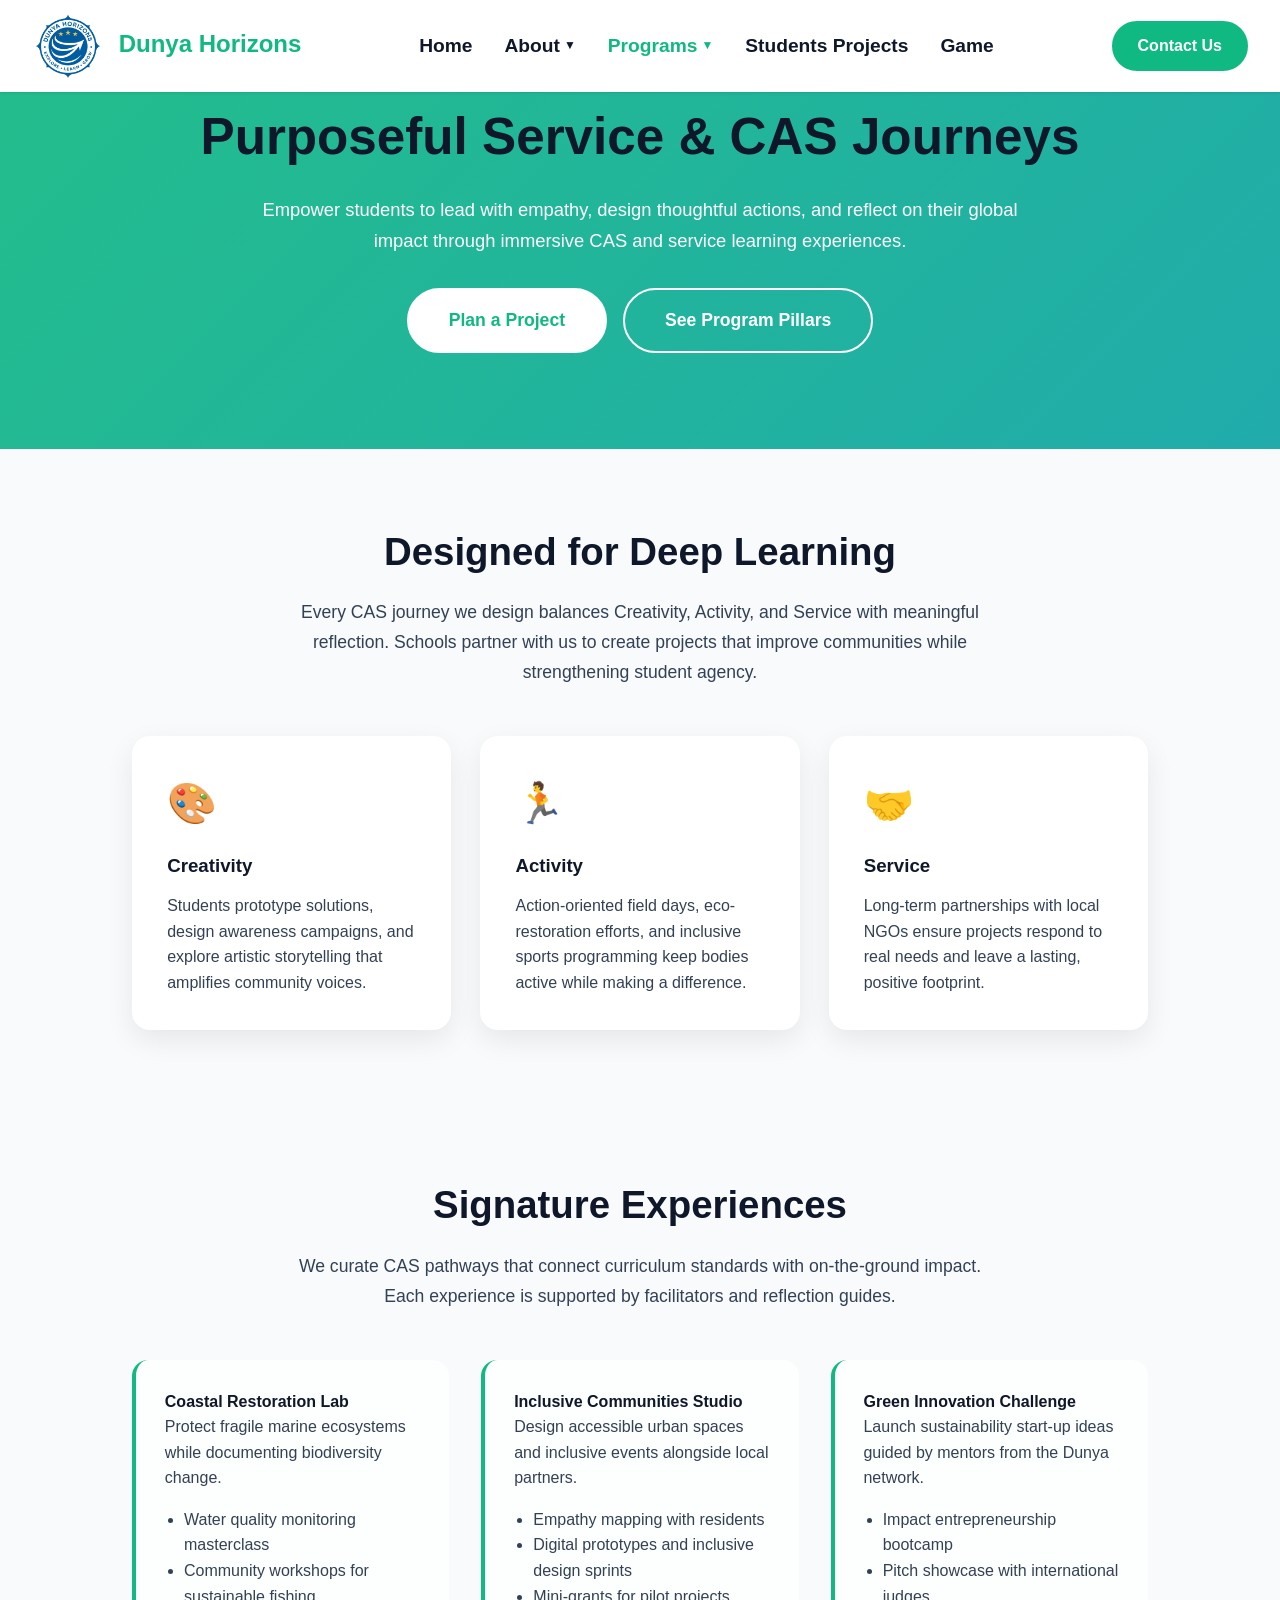
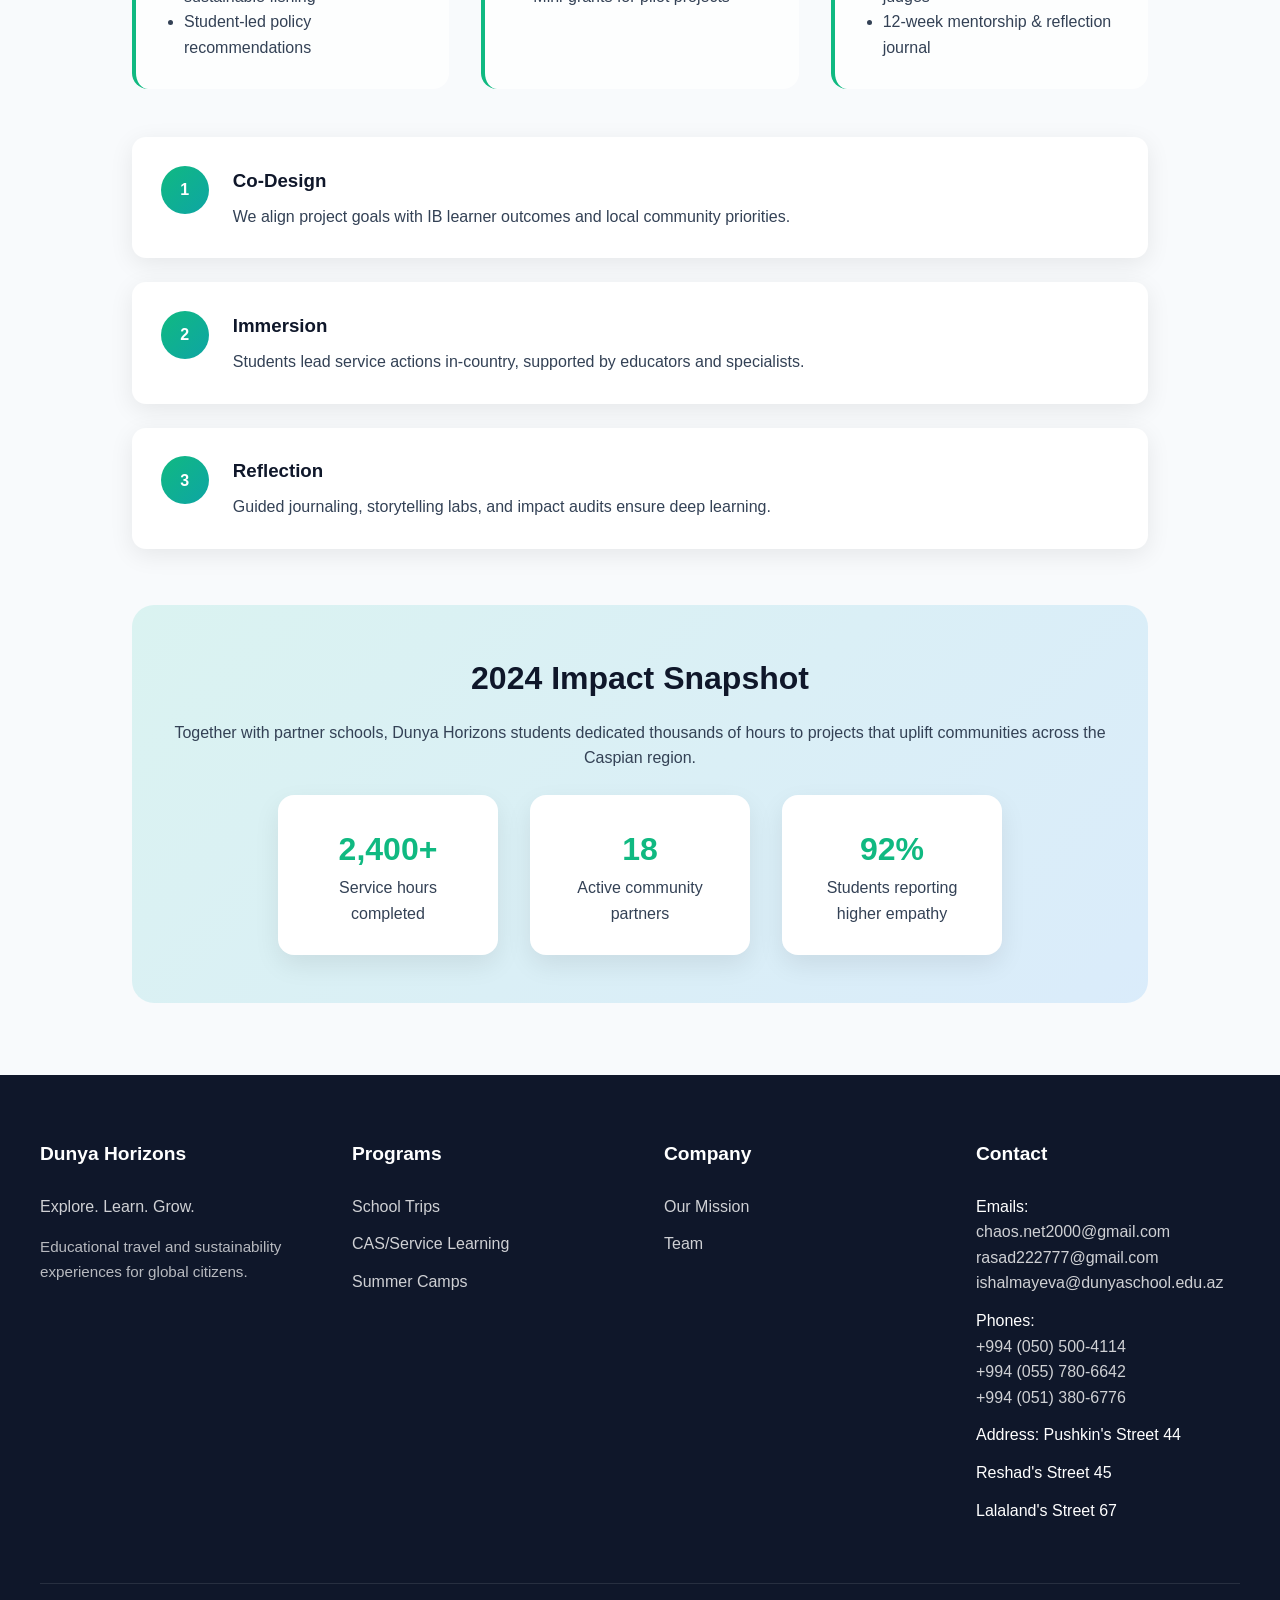
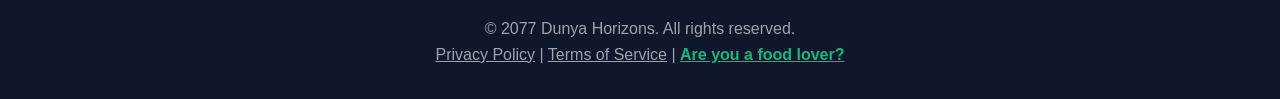
<file: cas.html>
<!DOCTYPE html>
<html lang="en">
<head>
    <meta charset="UTF-8">
    <meta name="viewport" content="width=device-width, initial-scale=1.0">
    <title>CAS & Service Learning - Dunya Horizons</title>
    <meta name="description" content="Discover impactful CAS and service learning journeys that connect students with meaningful community projects across the globe.">
    <link rel="stylesheet" href="css/nice.css">
    <link rel="icon" type="image/png" href="img/horizon.png">
    <style>
        body {
            background: var(--bg);
            font-family: 'Inter', sans-serif;
            margin: 0;
            color: var(--body);
        }

        .cas-hero {
            background: linear-gradient(135deg, rgba(16, 185, 129, 0.92), rgba(14, 165, 164, 0.92));
            color: var(--white);
            text-align: center;
            padding: 6rem 2rem;
        }

        .cas-hero h1 {
            font-size: clamp(2.4rem, 4vw, 3.2rem);
            margin-bottom: 1rem;
        }

        .cas-hero p {
            font-size: 1.15rem;
            max-width: 760px;
            margin: 0 auto 2rem;
            line-height: 1.7;
        }

        .cas-hero .cta-group {
            display: flex;
            flex-wrap: wrap;
            justify-content: center;
            gap: 1rem;
        }

        .cas-section {
            max-width: 1080px;
            margin: 0 auto;
            padding: 4.5rem 2rem;
        }

        .cas-section h2 {
            color: var(--heading);
            text-align: center;
            font-size: clamp(2rem, 3vw, 2.6rem);
            margin-bottom: 1rem;
        }

        .cas-section p.section-lead {
            text-align: center;
            max-width: 720px;
            margin: 0 auto 3rem;
            color: var(--body);
            font-size: 1.1rem;
            line-height: 1.7;
        }

        .pillars-grid {
            display: grid;
            grid-template-columns: repeat(auto-fit, minmax(260px, 1fr));
            gap: 1.8rem;
        }

        .pillar-card {
            background: var(--white);
            border-radius: 18px;
            box-shadow: 0 10px 28px rgba(0, 0, 0, 0.08);
            padding: 2.2rem;
            transition: transform 0.3s ease, box-shadow 0.3s ease;
        }

        .pillar-card:hover {
            transform: translateY(-6px);
            box-shadow: 0 14px 34px rgba(0, 0, 0, 0.12);
        }

        .pillar-card h3 {
            color: var(--heading);
            margin-bottom: 0.75rem;
        }

        .pillar-icon {
            font-size: 2.5rem;
            margin-bottom: 1rem;
        }

        .experience-grid {
            display: grid;
            grid-template-columns: repeat(auto-fit, minmax(280px, 1fr));
            gap: 2rem;
        }

        .experience-card {
            background: rgba(255, 255, 255, 0.8);
            border-left: 4px solid var(--primary);
            border-radius: 16px;
            padding: 1.8rem;
        }

        .experience-card h4 {
            margin-top: 0;
            color: var(--heading);
        }

        .experience-card ul {
            padding-left: 1.2rem;
            margin: 1rem 0 0;
        }

        .cas-timeline {
            margin-top: 3rem;
            display: grid;
            gap: 1.5rem;
        }

        .timeline-step {
            background: var(--white);
            border-radius: 14px;
            padding: 1.8rem;
            box-shadow: 0 6px 24px rgba(0, 0, 0, 0.08);
            display: flex;
            gap: 1.5rem;
            align-items: flex-start;
        }

        .timeline-number {
            width: 48px;
            height: 48px;
            border-radius: 50%;
            background: linear-gradient(135deg, var(--primary), var(--secondary));
            color: var(--white);
            display: grid;
            place-items: center;
            font-weight: 700;
            flex-shrink: 0;
        }

        .timeline-content h3 {
            margin: 0 0 0.5rem;
            color: var(--heading);
        }

        .impact-highlight {
            background: linear-gradient(135deg, rgba(0, 190, 160, 0.12), rgba(0, 132, 240, 0.12));
            border-radius: 22px;
            padding: 3rem 2rem;
            text-align: center;
            margin-top: 3.5rem;
        }

        .impact-highlight h3 {
            color: var(--heading);
            font-size: 2rem;
            margin-bottom: 1rem;
        }

        .impact-metrics {
            display: flex;
            flex-wrap: wrap;
            justify-content: center;
            gap: 2rem;
            margin-top: 1.5rem;
        }

        .metric {
            background: var(--white);
            border-radius: 16px;
            padding: 1.8rem;
            width: min(220px, 100%);
            box-shadow: 0 10px 26px rgba(0, 0, 0, 0.08);
        }

        .metric strong {
            display: block;
            font-size: 2rem;
            color: var(--primary);
        }

        @media (max-width: 768px) {
            .timeline-step {
                flex-direction: column;
                text-align: center;
            }

            .timeline-number {
                margin: 0 auto;
            }
        }
    </style>
</head>
<body>
    <header class="header" id="header">
        <div class="header-content">
            <a href="index.html#home" class="logo">
                <img src="img/horizon.png" alt="Dunya Horizons logo" class="logo-image">
                Dunya Horizons
            </a>
            <nav>
                <ul class="nav-menu" id="navMenu">
                    <li class="nav-item">
                        <a href="index.html#home" class="nav-link">Home</a>
                    </li>
                    <li class="nav-item">
                        <a href="mission.html" class="nav-link">
                            About
                            <span class="dropdown-arrow">▼</span>
                        </a>
                        <div class="dropdown">
                            <a href="mission.html">Our Mission</a>
                            <a href="team.html">Team</a>
                        </div>
                    </li>
                    <li class="nav-item">
                        <a href="cas.html" class="nav-link active">
                            Programs
                            <span class="dropdown-arrow">▼</span>
                        </a>
                        <div class="dropdown">
                            <a href="trips.html">School Trips</a>
                            <a href="cas.html" class="active">CAS/Service Learning</a>
                            <a href="camps.html">Summer Camps</a>
                        </div>
                    </li>
                    <li class="nav-item">
                        <a href="index.html#blog" class="nav-link">Students Projects</a>
                    </li>
                    <li class="nav-item">
                        <a href="game.html" class="nav-link">Game</a>
                    </li>
                </ul>
            </nav>

            <div class="nav-item contact-menu">
                <a href="contactus.html" class="contact-btn">
                    Contact Us
                </a>
            </div>

            <button class="burger" id="burger" aria-label="Toggle menu">
                <span></span>
                <span></span>
                <span></span>
            </button>
        </div>
    </header>

    <section class="cas-hero" id="hero">
        <h1>Purposeful Service & CAS Journeys</h1>
        <p>Empower students to lead with empathy, design thoughtful actions, and reflect on their global impact through immersive CAS and service learning experiences.</p>
        <div class="cta-group">
            <a href="contactus.html" class="btn-primary">Plan a Project</a>
            <a href="#pillars" class="btn-ghost">See Program Pillars</a>
        </div>
    </section>

    <section class="cas-section" id="overview">
        <h2>Designed for Deep Learning</h2>
        <p class="section-lead">Every CAS journey we design balances Creativity, Activity, and Service with meaningful reflection. Schools partner with us to create projects that improve communities while strengthening student agency.</p>
        <div class="pillars-grid" id="pillars">
            <div class="pillar-card">
                <div class="pillar-icon">🎨</div>
                <h3>Creativity</h3>
                <p>Students prototype solutions, design awareness campaigns, and explore artistic storytelling that amplifies community voices.</p>
            </div>
            <div class="pillar-card">
                <div class="pillar-icon">🏃</div>
                <h3>Activity</h3>
                <p>Action-oriented field days, eco-restoration efforts, and inclusive sports programming keep bodies active while making a difference.</p>
            </div>
            <div class="pillar-card">
                <div class="pillar-icon">🤝</div>
                <h3>Service</h3>
                <p>Long-term partnerships with local NGOs ensure projects respond to real needs and leave a lasting, positive footprint.</p>
            </div>
        </div>
    </section>

    <section class="cas-section" id="experiences">
        <h2>Signature Experiences</h2>
        <p class="section-lead">We curate CAS pathways that connect curriculum standards with on-the-ground impact. Each experience is supported by facilitators and reflection guides.</p>
        <div class="experience-grid">
            <div class="experience-card">
                <h4>Coastal Restoration Lab</h4>
                <p>Protect fragile marine ecosystems while documenting biodiversity change.</p>
                <ul>
                    <li>Water quality monitoring masterclass</li>
                    <li>Community workshops for sustainable fishing</li>
                    <li>Student-led policy recommendations</li>
                </ul>
            </div>
            <div class="experience-card">
                <h4>Inclusive Communities Studio</h4>
                <p>Design accessible urban spaces and inclusive events alongside local partners.</p>
                <ul>
                    <li>Empathy mapping with residents</li>
                    <li>Digital prototypes and inclusive design sprints</li>
                    <li>Mini-grants for pilot projects</li>
                </ul>
            </div>
            <div class="experience-card">
                <h4>Green Innovation Challenge</h4>
                <p>Launch sustainability start-up ideas guided by mentors from the Dunya network.</p>
                <ul>
                    <li>Impact entrepreneurship bootcamp</li>
                    <li>Pitch showcase with international judges</li>
                    <li>12-week mentorship & reflection journal</li>
                </ul>
            </div>
        </div>

        <div class="cas-timeline">
            <div class="timeline-step">
                <div class="timeline-number">1</div>
                <div class="timeline-content">
                    <h3>Co-Design</h3>
                    <p>We align project goals with IB learner outcomes and local community priorities.</p>
                </div>
            </div>
            <div class="timeline-step">
                <div class="timeline-number">2</div>
                <div class="timeline-content">
                    <h3>Immersion</h3>
                    <p>Students lead service actions in-country, supported by educators and specialists.</p>
                </div>
            </div>
            <div class="timeline-step">
                <div class="timeline-number">3</div>
                <div class="timeline-content">
                    <h3>Reflection</h3>
                    <p>Guided journaling, storytelling labs, and impact audits ensure deep learning.</p>
                </div>
            </div>
        </div>

        <div class="impact-highlight">
            <h3>2024 Impact Snapshot</h3>
            <p>Together with partner schools, Dunya Horizons students dedicated thousands of hours to projects that uplift communities across the Caspian region.</p>
            <div class="impact-metrics">
                <div class="metric">
                    <strong>2,400+</strong>
                    Service hours completed
                </div>
                <div class="metric">
                    <strong>18</strong>
                    Active community partners
                </div>
                <div class="metric">
                    <strong>92%</strong>
                    Students reporting higher empathy
                </div>
            </div>
        </div>
    </section>

    <footer>
        <div class="container">
            <div class="footer-content">
                <div class="footer-section">
                    <h3>Dunya Horizons</h3>
                    <p style="color: rgba(255,255,255,0.8); margin-bottom: 1rem;">Explore. Learn. Grow.</p>
                    <p style="color: rgba(255,255,255,0.7); font-size: 0.95rem;">Educational travel and sustainability experiences for global citizens.</p>
                </div>
                <div class="footer-section">
                    <h3>Programs</h3>
                    <ul class="footer-links">
                        <li><a href="trips.html">School Trips</a></li>
                        <li><a href="cas.html">CAS/Service Learning</a></li>
                        <li><a href="camps.html">Summer Camps</a></li>
                    </ul>
                </div>
                <div class="footer-section">
                    <h3>Company</h3>
                    <ul class="footer-links">
                        <li><a href="mission.html">Our Mission</a></li>
                        <li><a href="team.html">Team</a></li>
                    </ul>
                </div>
                <div class="footer-section">
                    <h3>Contact</h3>
                    <ul class="footer-links">
                    <ul class="footer-links">
                        <li>Emails: <br><a href="mailto:chaos.net2000@gmail.com">chaos.net2000@gmail.com</br></a>
                        <a href="mailto:rasad222777@gmail.com">rasad222777@gmail.com</a>
                        <a href="mailto:ishalmayeva@dunyaschool.edu.az">ishalmayeva@dunyaschool.edu.az</a></li>
                        <li>Phones:<br><a href="tel:+9940505004114">+994 (050) 500-4114</a><br>
                        <a href="tel:+9940557806642">+994 (055) 780-6642</a><br>
                        <a href="tel:+9940513706776">+994 (051) 380-6776</a></li>

                        <li>Address: Pushkin's Street 44</li>
                        <li>Reshad's Street 45</li>
                        <li>Lalaland's Street 67</li>
                    </ul>
                </div>
            </div>
            <div class="footer-bottom">
                <p>
                &copy; 2077 Dunya Horizons. All rights reserved. <br>
                <a href="index.html#privacy" style="color: inherit;">Privacy Policy</a> |
                <a href="index.html#terms" style="color: inherit;">Terms of Service</a> |
                <a href="food.html" style="color: var(--primary); font-weight: 600;">Are you a food lover?</a>
                </p> 
           </div>
        </div>
    </footer>

    <script>
        // Mobile navigation
        const burger = document.getElementById('burger');
        const navMenu = document.getElementById('navMenu');
        const navItems = document.querySelectorAll('.nav-item');
        const navLinks = document.querySelectorAll('.nav-link');
        const dropdownLinks = navMenu ? navMenu.querySelectorAll('.dropdown a') : [];

        if (burger) {
            burger.setAttribute('aria-expanded', 'false');
        }

        const setMenuState = (isOpen) => {
            if (!navMenu) return;
            navMenu.classList.toggle('active', isOpen);
            document.body.classList.toggle('nav-open', isOpen);
            if (burger) {
                burger.classList.toggle('is-active', isOpen);
                burger.setAttribute('aria-expanded', String(isOpen));
            }
        };

        if (burger && navMenu) {
            burger.addEventListener('click', () => {
                const nextState = !navMenu.classList.contains('active');
                setMenuState(nextState);
            });
        }

        const closeMenuOnLink = (link) => {
            link.addEventListener('click', () => {
                if (window.innerWidth <= 768) {
                    setMenuState(false);
                    navItems.forEach(item => item.classList.remove('mobile-open'));
                }
            });
        };

        navItems.forEach(item => {
            const link = item.querySelector('.nav-link');
            if (link && link.querySelector('.dropdown-arrow')) {
                link.addEventListener('click', (e) => {
                    if (window.innerWidth <= 768) {
                        e.preventDefault();
                        item.classList.toggle('mobile-open');
                    }
                });
            }
        });

        navLinks.forEach(link => {
            if (!link.querySelector('.dropdown-arrow')) {
                closeMenuOnLink(link);
            }
        });

        dropdownLinks.forEach(closeMenuOnLink);

        window.addEventListener('resize', () => {
            if (window.innerWidth > 768) {
                setMenuState(false);
                navItems.forEach(item => item.classList.remove('mobile-open'));
            }
        });

        const header = document.getElementById('header');
        window.addEventListener('scroll', () => {
            if (window.scrollY > 50) {
                header.classList.add('scrolled');
            } else {
                header.classList.remove('scrolled');
            }
        });

        const sections = document.querySelectorAll('section[id]');

        window.addEventListener('scroll', () => {
            let current = '';
            sections.forEach(section => {
                const sectionTop = section.offsetTop;
                const sectionHeight = section.clientHeight;
                if (window.scrollY >= (sectionTop - 200)) {
                    current = section.getAttribute('id');
                }
            });

            navLinks.forEach(link => {
                if (link.getAttribute('href')?.startsWith('#')) {
                    link.classList.remove('active');
                    if (link.getAttribute('href') === `#${current}`) {
                        link.classList.add('active');
                    }
                }
            });
        });
    </script>
</body>
</html>
</file>
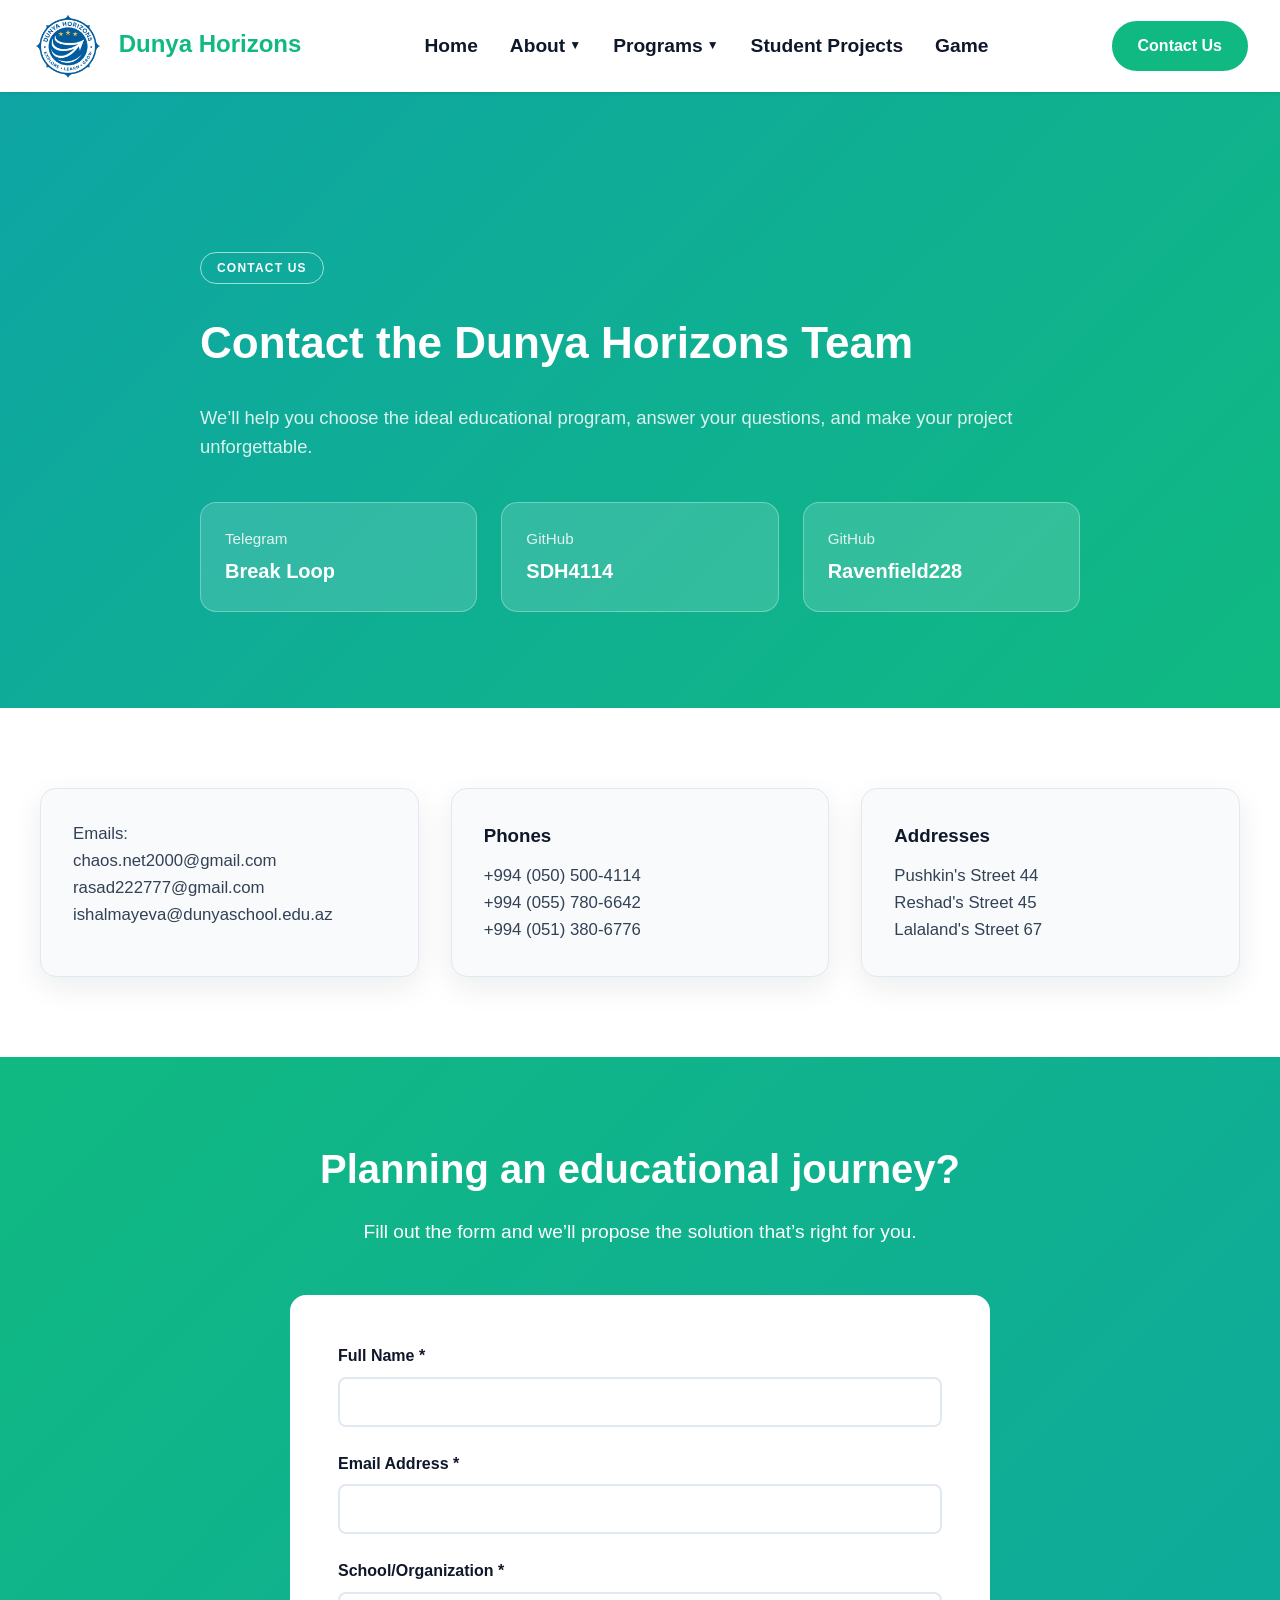
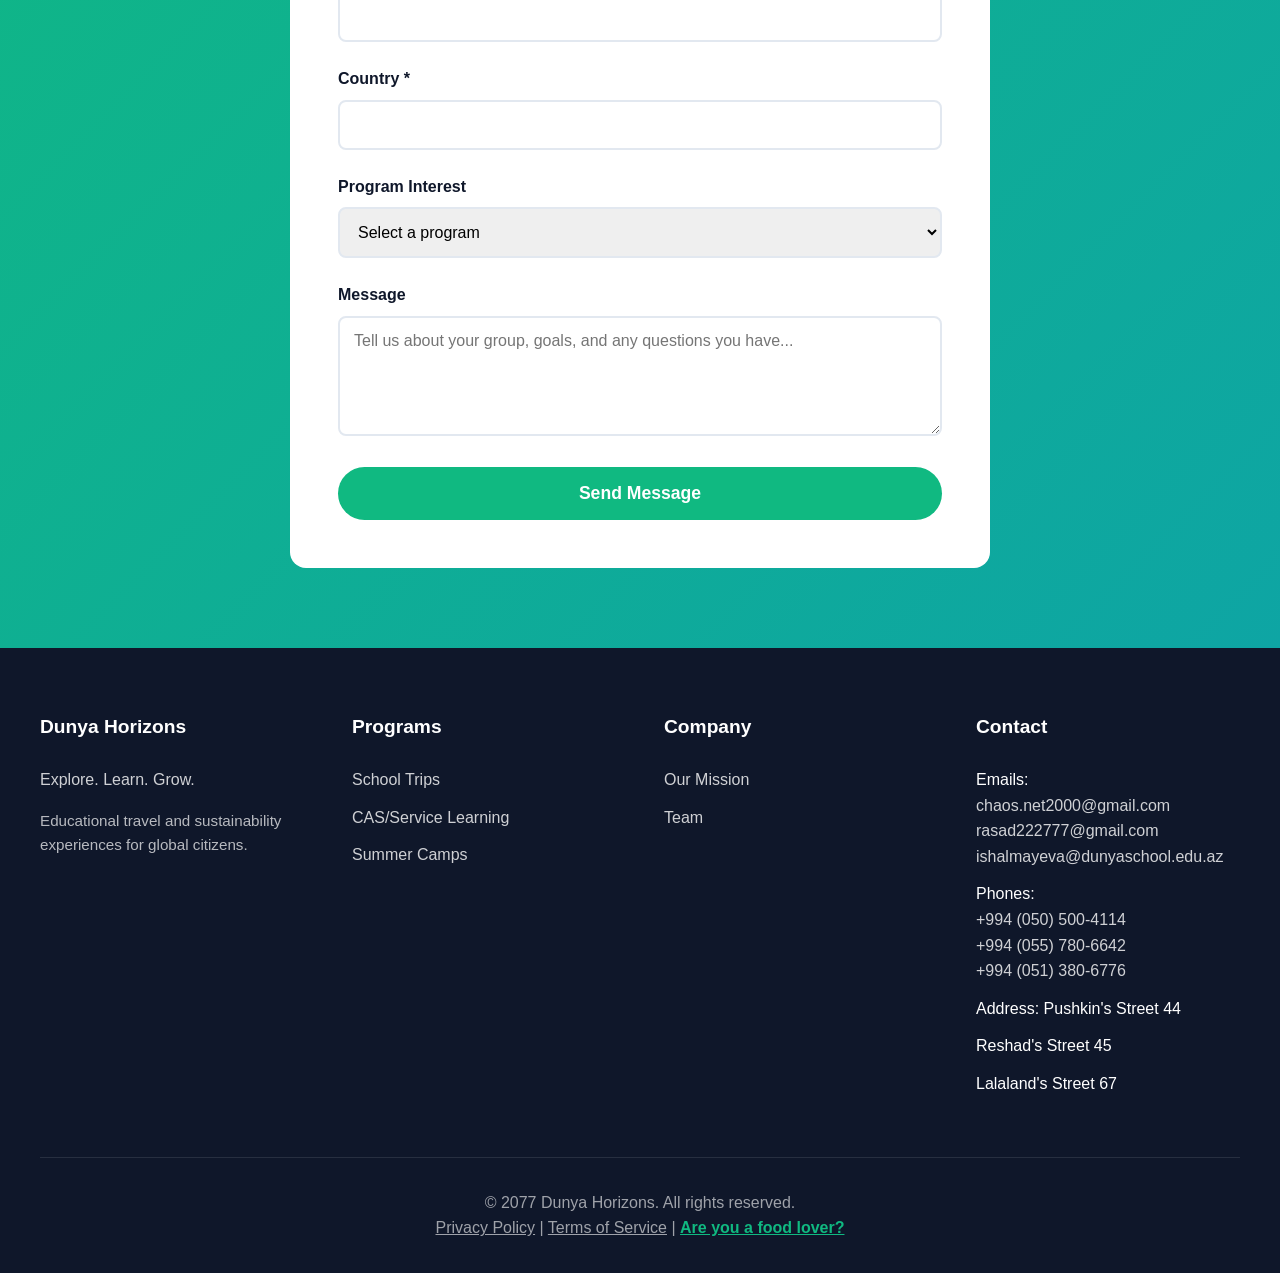
<file: contactus.html>
<!DOCTYPE html>
<html lang="en">
<head>
    <meta charset="UTF-8">
    <meta name="viewport" content="width=device-width, initial-scale=1.0">
    <title>Contact Us - Dunya Horizons</title>
    <meta name="description" content="Get in touch with Dunya Horizons for educational travel and sustainability experiences.">
    <link rel="stylesheet" href="css/nice.css">
    <link rel="icon" type="image/png" href="img/horizon.png">
</head>
<body>
    <header class="header" id="header">
        <div class="header-content">
            <a href="index.html" class="logo">
                <img src="img/horizon.png" alt="Dunya Horizons logo" class="logo-image">
                Dunya Horizons
            </a>
            <nav>
                <ul class="nav-menu" id="navMenu">
                    <li class="nav-item">
                        <a href="index.html#home" class="nav-link">Home</a>
                    </li>
                    <li class="nav-item">
                        <a href="mission.html" class="nav-link">
                            About
                            <span class="dropdown-arrow">▼</span>
                        </a>
                        <div class="dropdown">
                            <a href="mission.html">Our Mission</a>
                            <a href="team.html">Team</a>
                        </div>
                    </li>
                    <li class="nav-item">
                        <a href="index.html#programs" class="nav-link">
                            Programs
                            <span class="dropdown-arrow">▼</span>
                        </a>
                        <div class="dropdown">
                            <a href="trips.html">School Trips</a>
                            <a href="cas.html">CAS/Service Learning</a>
                            <a href="camps.html">Summer Camps</a>
                        </div>
                    </li>
                    <li class="nav-item">
                        <a href="index.html#blog" class="nav-link">Student Projects</a>
                    </li>
                    <li class="nav-item">
                        <a href="game.html" class="nav-link">Game</a>
                    </li>
                </ul>
            </nav>

            <div class="nav-item contact-menu">
                <a href="contactus.html" class="contact-btn">
                    Contact Us
                </a>
            </div>

            <button class="burger" id="burger" aria-label="Toggle menu">
                <span></span>
                <span></span>
                <span></span>
            </button>
        </div>
    </header>

    <main>
        <section class="contact-page-hero">
            <div class="container">
                <span class="contact-page-tag">Contact Us</span>
                <h1>Contact the Dunya Horizons Team</h1>
                <p>We’ll help you choose the ideal educational program, answer your questions, and make your project unforgettable.</p>
                <div class="contact-links-grid">
                    <a href="https://t.me/BreakLoop" target="_blank" rel="noopener" class="contact-link-card">
                        <span class="contact-link-title">Telegram</span>
                        <span class="contact-link-value">Break Loop</span>
                    </a>
                    <a href="https://github.com/SDH4114" target="_blank" rel="noopener" class="contact-link-card">
                        <span class="contact-link-title">GitHub</span>
                        <span class="contact-link-value">SDH4114</span>
                    </a>
                    <a href="https://github.com/Ravenfield228" target="_blank" rel="noopener" class="contact-link-card">
                        <span class="contact-link-title">GitHub</span>
                        <span class="contact-link-value">Ravenfield228</span>
                    </a>
                </div>
            </div>
        </section>

        <section class="contact-details-section">
            <div class="container">
                <div class="contact-details-grid">
                    <div class="detail-card">
                        <p>Emails: <br><a href="mailto:chaos.net2000@gmail.com">chaos.net2000@gmail.com</br></a>
                        <p><a href="mailto:rasad222777@gmail.com">rasad222777@gmail.com</a></p>
                        <p><a href="mailto:ishalmayeva@dunyaschool.edu.az">ishalmayeva@dunyaschool.edu.az</a></p>
                    </div>
                    <div class="detail-card">
                        <h3>Phones</h3>
                        <p><a href="tel:+9940505004114">+994 (050) 500-4114</a></p>
                        <p><a href="tel:+9940557806642">+994 (055) 780-6642</a></p>
                        <p><a href="tel:+9940513706776">+994 (051) 380-6776</a></p>
                    </div>
                    <div class="detail-card">
                        <h3>Addresses</h3>
                        <p>Pushkin's Street 44</p>
                        <p>Reshad's Street 45</p>
                        <p>Lalaland's Street 67</p>
                    </div>
                </div>
            </div>
        </section>

        <section id="contact" class="contact-section contact-page-form">
            <div class="container">
                <div class="section-header">
                    <h2>Planning an educational journey?</h2>
                    <p>Fill out the form and we’ll propose the solution that’s right for you.</p>
                </div>
                <form class="contact-form" id="contactForm">
                    <div class="form-group">
                        <label for="name">Full Name *</label>
                        <input type="text" id="name" name="name" required>
                    </div>
                    <div class="form-group">
                        <label for="email">Email Address *</label>
                        <input type="email" id="email" name="email" required>
                    </div>
                    <div class="form-group">
                        <label for="school">School/Organization *</label>
                        <input type="text" id="school" name="school" required>
                    </div>
                    <div class="form-group">
                        <label for="country">Country *</label>
                        <input type="text" id="country" name="country" required>
                    </div>
                    <div class="form-group">
                        <label for="program">Program Interest</label>
                        <select id="program" name="program">
                            <option value="">Select a program</option>
                            <option value="school-trips">School Trips</option>
                            <option value="service">CAS/Service Learning</option>
                            <option value="culture">Cultural Immersions</option>
                            <option value="sustainability">Sustainability Labs</option>
                            <option value="camps">Summer Camps</option>
                            <option value="virtual">Virtual Programs</option>
                        </select>
                    </div>
                    <div class="form-group">
                        <label for="message">Message</label>
                        <textarea id="message" name="message" placeholder="Tell us about your group, goals, and any questions you have..."></textarea>
                    </div>
                    <input type="hidden" name="_subject" value="Plan Your Journey Inquiry">
                    <input type="hidden" name="_template" value="table">
                    <input type="hidden" name="_captcha" value="false">
                    <input type="hidden" name="_from" value="chaos.net2000@gmail.com">
                    <input type="text" name="honeypot" style="display:none;">
                    <button type="submit" class="submit-btn">Send Message</button>
                    <div class="form-message" id="formMessage"></div>
                </form>
            </div>
        </section>
    </main>

    <footer>
        <div class="container">
            <div class="footer-content">
                <div class="footer-section">
                    <h3>Dunya Horizons</h3>
                    <p style="color: rgba(255,255,255,0.8); margin-bottom: 1rem;">Explore. Learn. Grow.</p>
                    <p style="color: rgba(255,255,255,0.7); font-size: 0.95rem;">Educational travel and sustainability experiences for global citizens.</p>
                </div>
                <div class="footer-section">
                    <h3>Programs</h3>
                    <ul class="footer-links">
                        <li><a href="trips.html">School Trips</a></li>
                        <li><a href="cas.html">CAS/Service Learning</a></li>
                        <li><a href="camps.html">Summer Camps</a></li>
                    </ul>
                </div>
                <div class="footer-section">
                    <h3>Company</h3>
                    <ul class="footer-links">
                        <li><a href="mission.html">Our Mission</a></li>
                        <li><a href="team.html">Team</a></li>
                    </ul>
                </div>
                <div class="footer-section">
                    <h3>Contact</h3>
                    <ul class="footer-links">
                    <ul class="footer-links">
                        <li>Emails: <br><a href="mailto:chaos.net2000@gmail.com">chaos.net2000@gmail.com</br></a>
                        <a href="mailto:rasad222777@gmail.com">rasad222777@gmail.com</a>
                        <a href="mailto:ishalmayeva@dunyaschool.edu.az">ishalmayeva@dunyaschool.edu.az</a></li>
                        <li>Phones:<br><a href="tel:+9940505004114">+994 (050) 500-4114</a><br>
                        <a href="tel:+9940557806642">+994 (055) 780-6642</a><br>
                        <a href="tel:+9940513706776">+994 (051) 380-6776</a></li>

                        <li>Address: Pushkin's Street 44</li>
                        <li>Reshad's Street 45</li>
                        <li>Lalaland's Street 67</li>
                    </ul>
                </div>
            </div>
            <div class="footer-bottom">
                <p>
                &copy; 2077 Dunya Horizons. All rights reserved. <br>
                <a href="index.html#privacy" style="color: inherit;">Privacy Policy</a> |
                <a href="index.html#terms" style="color: inherit;">Terms of Service</a> |
                <a href="food.html" style="color: var(--primary); font-weight: 600;">Are you a food lover?</a>
                </p> 
           </div>
        </div>
    </footer>

    <script>
        // Mobile navigation
        const burger = document.getElementById('burger');
        const navMenu = document.getElementById('navMenu');
        const navItems = document.querySelectorAll('.nav-item');
        const navLinks = document.querySelectorAll('.nav-link');
        const dropdownLinks = navMenu ? navMenu.querySelectorAll('.dropdown a') : [];
        const contactForm = document.getElementById('contactForm');
        const formMessage = document.getElementById('formMessage');

        if (burger) {
            burger.setAttribute('aria-expanded', 'false');
        }

        const setMenuState = (isOpen) => {
            if (!navMenu) return;
            navMenu.classList.toggle('active', isOpen);
            document.body.classList.toggle('nav-open', isOpen);
            if (burger) {
                burger.classList.toggle('is-active', isOpen);
                burger.setAttribute('aria-expanded', String(isOpen));
            }
        };

        if (burger && navMenu) {
            burger.addEventListener('click', () => {
                const nextState = !navMenu.classList.contains('active');
                setMenuState(nextState);
            });
        }

        const closeMenuOnLink = (link) => {
            link.addEventListener('click', () => {
                if (window.innerWidth <= 768) {
                    setMenuState(false);
                    navItems.forEach(item => item.classList.remove('mobile-open'));
                }
            });
        };

        navItems.forEach(item => {
            const link = item.querySelector('.nav-link');
            if (link && link.querySelector('.dropdown-arrow')) {
                link.addEventListener('click', (e) => {
                    if (window.innerWidth <= 768) {
                        e.preventDefault();
                        item.classList.toggle('mobile-open');
                    }
                });
            }
        });

        navLinks.forEach(link => {
            if (!link.querySelector('.dropdown-arrow')) {
                closeMenuOnLink(link);
            }
        });

        dropdownLinks.forEach(closeMenuOnLink);

        window.addEventListener('resize', () => {
            if (window.innerWidth > 768) {
                setMenuState(false);
                navItems.forEach(item => item.classList.remove('mobile-open'));
            }
        });

        const header = document.getElementById('header');
        window.addEventListener('scroll', () => {
            if (window.scrollY > 50) {
                header.classList.add('scrolled');
            } else {
                header.classList.remove('scrolled');
            }
        });

        document.querySelectorAll('a[href^="#"]').forEach(anchor => {
            anchor.addEventListener('click', function (e) {
                const href = this.getAttribute('href');
                if (href !== '#' && document.querySelector(href)) {
                    e.preventDefault();
                    const target = document.querySelector(href);
                    target.scrollIntoView({
                        behavior: 'smooth',
                        block: 'start'
                    });
                    if (window.innerWidth <= 768) {
                        setMenuState(false);
                        navItems.forEach(item => item.classList.remove('mobile-open'));
                    }
                }
            });
        });

        contactForm.addEventListener('submit', async (e) => {
            e.preventDefault();

            if (contactForm.honeypot.value) {
                return;
            }

            formMessage.className = 'form-message';
            formMessage.style.display = 'block';
            formMessage.textContent = 'Sending...';

            const payload = {
                name: contactForm.name.value.trim(),
                email: contactForm.email.value.trim(),
                organization: contactForm.school.value.trim(),
                country: contactForm.country.value.trim(),
                program: contactForm.program.value || '',
                message: contactForm.message.value.trim(),
                _subject: 'Plan Your Journey Inquiry',
                _template: 'table',
                _captcha: 'false',
                _from: 'chaos.net2000@gmail.com',
                _replyto: contactForm.email.value.trim()
            };

            try {
                const response = await fetch('https://formsubmit.co/ajax/chaos.net2000@gmail.com', {
                    method: 'POST',
                    headers: {
                        'Content-Type': 'application/json',
                        'Accept': 'application/json'
                    },
                    body: JSON.stringify(payload)
                });

                if (!response.ok) {
                    throw new Error('Error sending form');
                }

                formMessage.className = 'form-message success';
                formMessage.textContent = 'Thank you! We have received your message and will contact you soon.';
                contactForm.reset();
            } catch (error) {
                formMessage.className = 'form-message error';
                formMessage.textContent = 'Failed to send the message. Please try again later or email us at chaos.net2000@gmail.com.';
            }
        });
    </script>
</body>
</html>
</file>
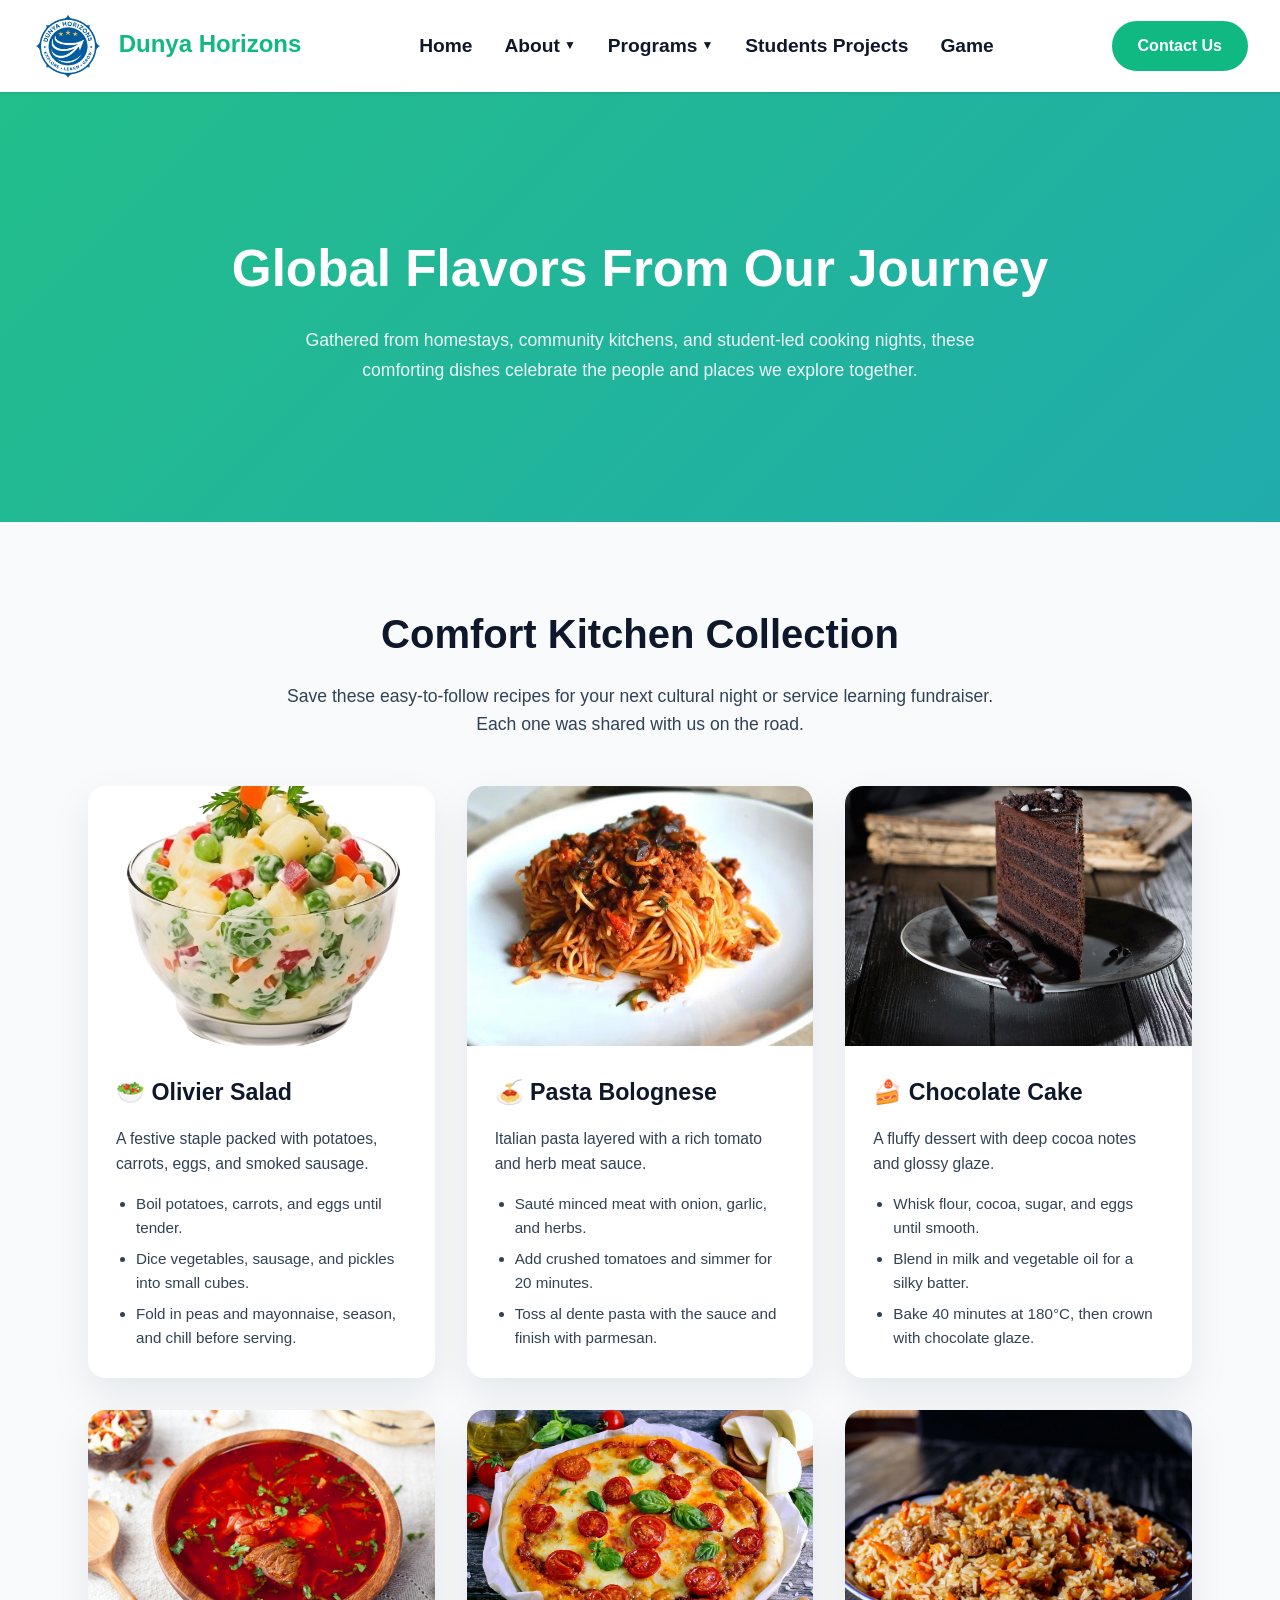
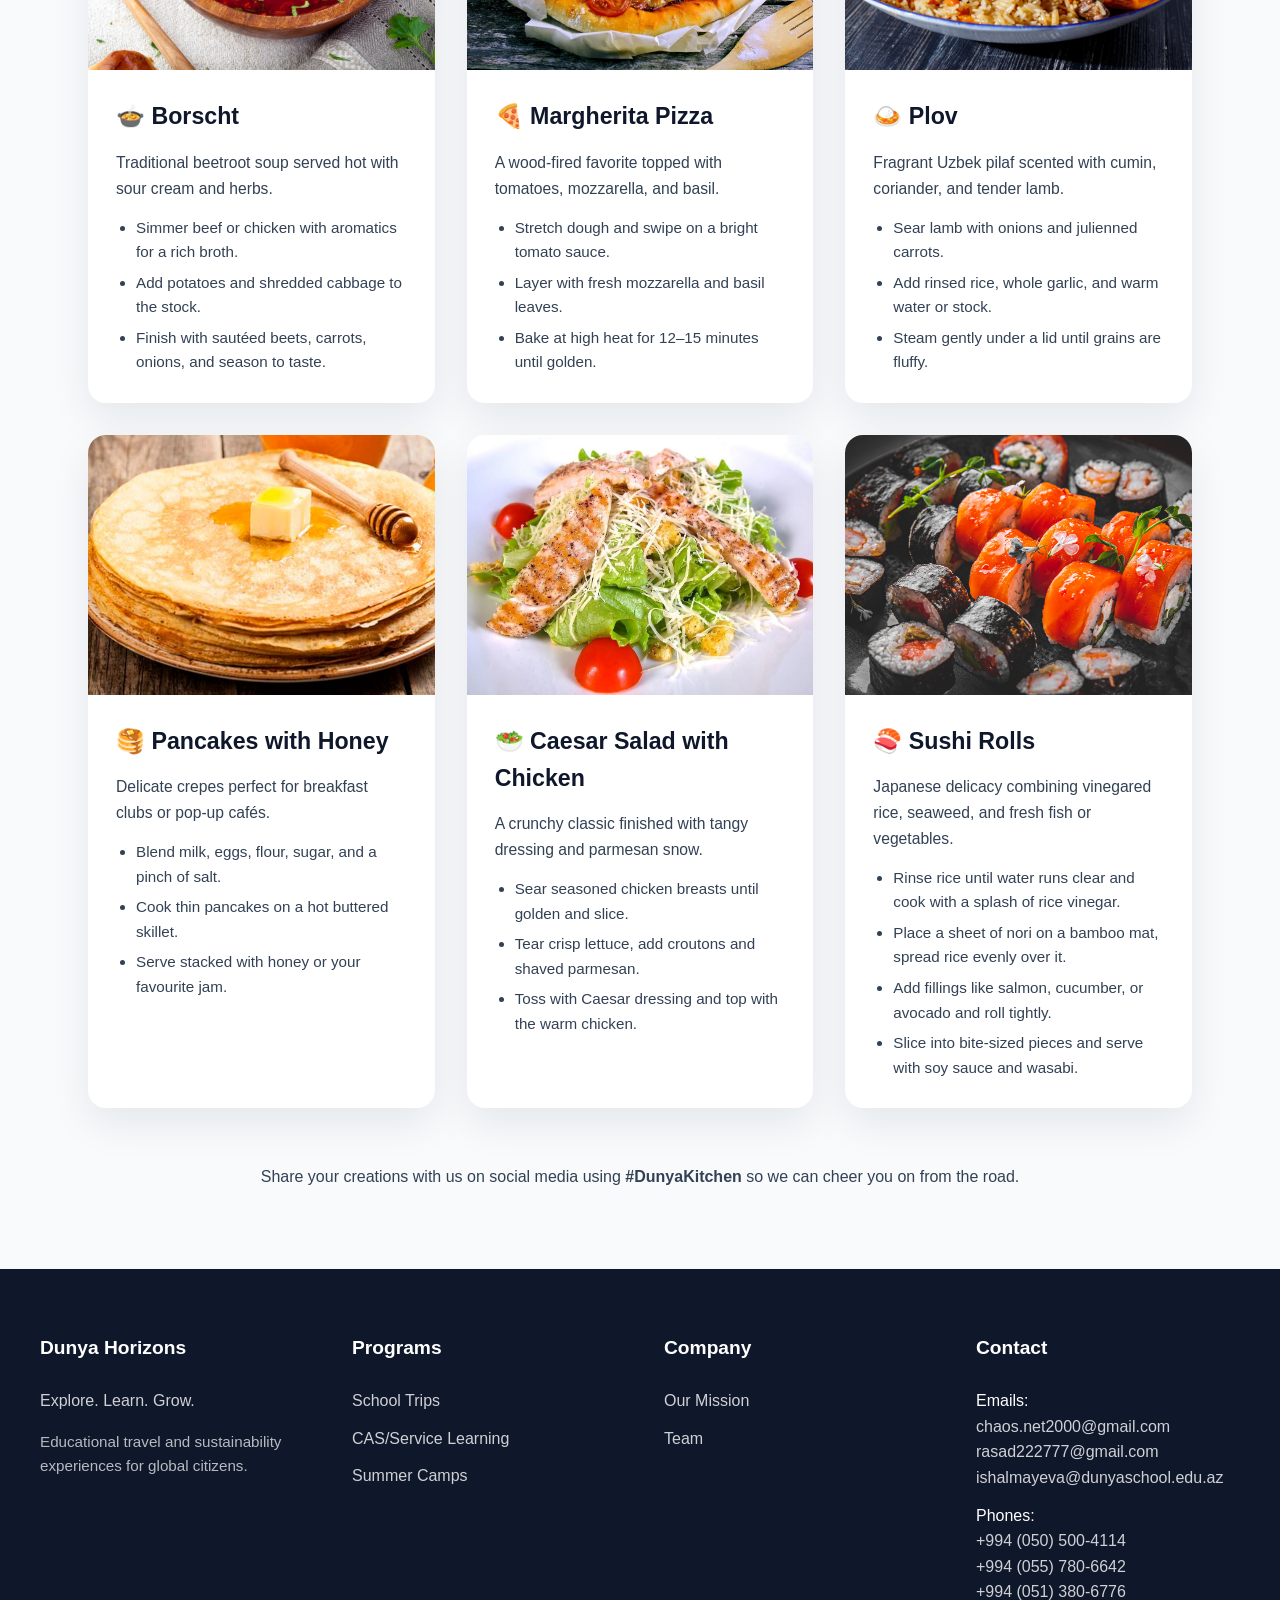
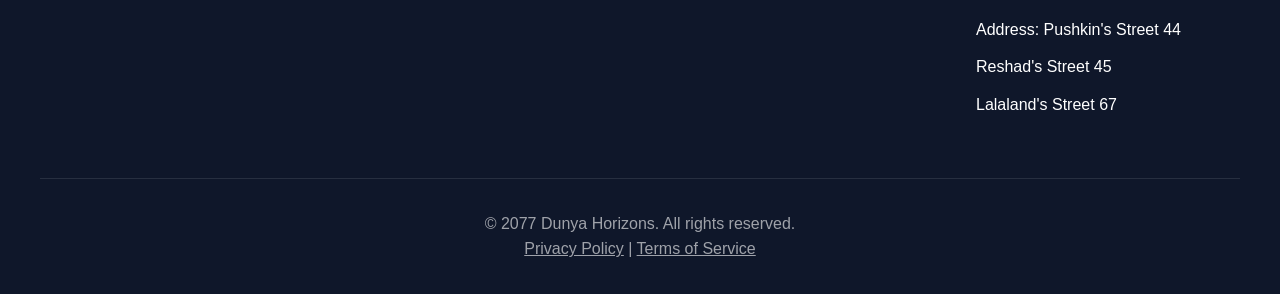
<file: food.html>
<!DOCTYPE html>
<html lang="en">
<head>
    <meta charset="UTF-8">
    <meta name="viewport" content="width=device-width, initial-scale=1.0">
    <title>Global Flavors - Dunya Horizons</title>
    <meta name="description" content="A curated collection of comforting recipes enjoyed across our journeys and community tables.">
    <link rel="stylesheet" href="css/nice.css">
    <link rel="icon" type="image/png" href="img/horizon.png">
    <style>
        body {
            background: var(--bg);
            color: var(--body);
            margin: 0;
            font-family: 'Inter', -apple-system, BlinkMacSystemFont, sans-serif;
        }

        .nav-actions {
            display: flex;
            align-items: center;
            gap: 0.8rem;
        }

        .nav-actions .back-btn {
            background: transparent;
            color: var(--primary);
            border: 2px solid var(--primary);
            border-radius: 50px;
            padding: 0.65rem 1.6rem;
            font-weight: 600;
            text-decoration: none;
            transition: all 0.25s ease;
        }

        .nav-actions .back-btn:hover,
        .nav-actions .back-btn:focus {
            background: var(--primary);
            color: var(--white);
            outline: none;
            transform: translateY(-2px);
        }

        .culinary-hero {
            background: linear-gradient(135deg, rgba(16, 185, 129, 0.92), rgba(14, 165, 164, 0.92));
            color: var(--white);
            text-align: center;
            padding: clamp(6rem, 12vw, 8.5rem) 1.75rem;
            margin-top: 92px;
        }

        .culinary-hero h1 {
            font-size: clamp(2.4rem, 4vw, 3.25rem);
            margin-bottom: 1rem;
            color: var(--white);
        }

        .culinary-hero p {
            max-width: 720px;
            margin: 0 auto;
            font-size: 1.1rem;
            line-height: 1.7;
            color: rgba(255, 255, 255, 0.92);
        }

        .recipes-section {
            max-width: 1160px;
            margin: 0 auto;
            padding: clamp(3.5rem, 9vw, 5rem) 1.75rem 5rem;
        }

        .recipes-section .section-header {
            text-align: center;
            margin-bottom: 3rem;
        }

        .recipes-section .section-header p {
            max-width: 720px;
            margin: 1rem auto 0;
            font-size: 1.1rem;
            color: var(--body);
        }

        .recipes-grid {
            display: grid;
            grid-template-columns: repeat(auto-fit, minmax(270px, 1fr));
            gap: 2rem;
        }

        .recipe-card {
            background: var(--white);
            border-radius: 18px;
            box-shadow: 0 16px 40px rgba(15, 23, 42, 0.08);
            overflow: hidden;
            display: flex;
            flex-direction: column;
            transition: transform 0.25s ease, box-shadow 0.25s ease;
        }

        .recipe-card:hover {
            transform: translateY(-6px);
            box-shadow: 0 24px 48px rgba(15, 23, 42, 0.12);
        }

        .recipe-image {
            width: 100%;
            aspect-ratio: 4 / 3;
            object-fit: cover;
        }

        .recipe-content {
            padding: 1.75rem;
            display: flex;
            flex-direction: column;
            gap: 0.9rem;
        }

        .recipe-content h3 {
            margin: 0;
            font-size: 1.45rem;
            color: var(--heading);
        }

        .recipe-content p {
            margin: 0;
            color: var(--body);
            font-size: 0.98rem;
            line-height: 1.65;
        }

        .recipe-steps {
            margin: 0;
            padding-left: 1.25rem;
            color: var(--body);
            font-size: 0.95rem;
            line-height: 1.6;
        }

        .recipe-steps li + li {
            margin-top: 0.4rem;
        }

        .recipes-footer-note {
            margin-top: 3.5rem;
            text-align: center;
            font-size: 1rem;
            color: var(--body);
        }

        @media (max-width: 992px) {
            .nav-actions {
                display: none;
            }

            .culinary-hero {
                margin-top: 84px;
            }
        }

        @media (max-width: 640px) {
            .recipe-content {
                padding: 1.5rem;
            }
        }
    </style>
</head>
<body>
    <header class="header" id="header">
        <div class="header-content">
            <a href="index.html#home" class="logo">
                <img src="img/horizon.png" alt="Dunya Horizons logo" class="logo-image">
                Dunya Horizons
            </a>
            <nav>
                <ul class="nav-menu" id="navMenu">
                    <li class="nav-item">
                        <a href="index.html#home" class="nav-link">Home</a>
                    </li>
                    <li class="nav-item">
                        <a href="mission.html" class="nav-link">
                            About
                            <span class="dropdown-arrow">▼</span>
                        </a>
                        <div class="dropdown">
                            <a href="mission.html">Our Mission</a>
                            <a href="team.html">Team</a>
                        </div>
                    </li>
                    <li class="nav-item">
                        <a href="trips.html" class="nav-link">
                            Programs
                            <span class="dropdown-arrow">▼</span>
                        </a>
                        <div class="dropdown">
                            <a href="trips.html">School Trips</a>
                            <a href="cas.html">CAS/Service Learning</a>
                            <a href="camps.html">Summer Camps</a>
                        </div>
                    </li>
                    <li class="nav-item">
                        <a href="index.html#blog" class="nav-link">Students Projects</a>
                    </li>
                    <li class="nav-item">
                        <a href="game.html" class="nav-link">Game</a>
                    </li>
                </ul>
            </nav>

            <div class="nav-actions">
                <a href="contactus.html" class="contact-btn">
                    Contact Us
                </a>
            </div>

            <button class="burger" id="burger" aria-label="Toggle menu">
                <span></span>
                <span></span>
                <span></span>
            </button>
        </div>
    </header>

    <main>
        <section class="culinary-hero" id="hero">
            <h1>Global Flavors From Our Journey</h1>
            <p>Gathered from homestays, community kitchens, and student-led cooking nights, these comforting dishes celebrate the people and places we explore together.</p>
        </section>

        <section class="recipes-section" id="recipes">
            <div class="section-header">
                <h2>Comfort Kitchen Collection</h2>
                <p>Save these easy-to-follow recipes for your next cultural night or service learning fundraiser. Each one was shared with us on the road.</p>
            </div>

            <div class="recipes-grid">
                <article class="recipe-card">
                    <img src="img/olivie.jpg" alt="Olivier Salad" class="recipe-image">
                    <div class="recipe-content">
                        <h3>🥗 Olivier Salad</h3>
                        <p>A festive staple packed with potatoes, carrots, eggs, and smoked sausage.</p>
                        <ul class="recipe-steps">
                            <li>Boil potatoes, carrots, and eggs until tender.</li>
                            <li>Dice vegetables, sausage, and pickles into small cubes.</li>
                            <li>Fold in peas and mayonnaise, season, and chill before serving.</li>
                        </ul>
                    </div>
                </article>

                <article class="recipe-card">
                    <img src="img/pasta.jpg" alt="Pasta Bolognese" class="recipe-image">
                    <div class="recipe-content">
                        <h3>🍝 Pasta Bolognese</h3>
                        <p>Italian pasta layered with a rich tomato and herb meat sauce.</p>
                        <ul class="recipe-steps">
                            <li>Sauté minced meat with onion, garlic, and herbs.</li>
                            <li>Add crushed tomatoes and simmer for 20 minutes.</li>
                            <li>Toss al dente pasta with the sauce and finish with parmesan.</li>
                        </ul>
                    </div>
                </article>

                <article class="recipe-card">
                    <img src="img/cake.jpg" alt="Chocolate cake" class="recipe-image">
                    <div class="recipe-content">
                        <h3>🍰 Chocolate Cake</h3>
                        <p>A fluffy dessert with deep cocoa notes and glossy glaze.</p>
                        <ul class="recipe-steps">
                            <li>Whisk flour, cocoa, sugar, and eggs until smooth.</li>
                            <li>Blend in milk and vegetable oil for a silky batter.</li>
                            <li>Bake 40 minutes at 180°C, then crown with chocolate glaze.</li>
                        </ul>
                    </div>
                </article>

                <article class="recipe-card">
                    <img src="img/borsh.jpg" alt="Borscht soup" class="recipe-image">
                    <div class="recipe-content">
                        <h3>🍲 Borscht</h3>
                        <p>Traditional beetroot soup served hot with sour cream and herbs.</p>
                        <ul class="recipe-steps">
                            <li>Simmer beef or chicken with aromatics for a rich broth.</li>
                            <li>Add potatoes and shredded cabbage to the stock.</li>
                            <li>Finish with sautéed beets, carrots, onions, and season to taste.</li>
                        </ul>
                    </div>
                </article>

                <article class="recipe-card">
                    <img src="img/pizza.jpg" alt="Margherita Pizza" class="recipe-image">
                    <div class="recipe-content">
                        <h3>🍕 Margherita Pizza</h3>
                        <p>A wood-fired favorite topped with tomatoes, mozzarella, and basil.</p>
                        <ul class="recipe-steps">
                            <li>Stretch dough and swipe on a bright tomato sauce.</li>
                            <li>Layer with fresh mozzarella and basil leaves.</li>
                            <li>Bake at high heat for 12–15 minutes until golden.</li>
                        </ul>
                    </div>
                </article>

                <article class="recipe-card">
                    <img src="img/plov.jpg" alt="Plov rice" class="recipe-image">
                    <div class="recipe-content">
                        <h3>🍛 Plov</h3>
                        <p>Fragrant Uzbek pilaf scented with cumin, coriander, and tender lamb.</p>
                        <ul class="recipe-steps">
                            <li>Sear lamb with onions and julienned carrots.</li>
                            <li>Add rinsed rice, whole garlic, and warm water or stock.</li>
                            <li>Steam gently under a lid until grains are fluffy.</li>
                        </ul>
                    </div>
                </article>

                <article class="recipe-card">
                    <img src="img/bliny.jpg" alt="Pancakes with honey" class="recipe-image">
                    <div class="recipe-content">
                        <h3>🥞 Pancakes with Honey</h3>
                        <p>Delicate crepes perfect for breakfast clubs or pop-up cafés.</p>
                        <ul class="recipe-steps">
                            <li>Blend milk, eggs, flour, sugar, and a pinch of salt.</li>
                            <li>Cook thin pancakes on a hot buttered skillet.</li>
                            <li>Serve stacked with honey or your favourite jam.</li>
                        </ul>
                    </div>
                </article>

                <article class="recipe-card">
                    <img src="img/caesar.jpg" alt="Caesar salad with chicken" class="recipe-image">
                    <div class="recipe-content">
                        <h3>🥗 Caesar Salad with Chicken</h3>
                        <p>A crunchy classic finished with tangy dressing and parmesan snow.</p>
                        <ul class="recipe-steps">
                            <li>Sear seasoned chicken breasts until golden and slice.</li>
                            <li>Tear crisp lettuce, add croutons and shaved parmesan.</li>
                            <li>Toss with Caesar dressing and top with the warm chicken.</li>
                        </ul>
                    </div>
                </article>
                <article class="recipe-card">
                  <img src="img/sushi.jpg" alt="Sushi rolls" class="recipe-image">
                  <div class="recipe-content">
                      <h3>🍣 Sushi Rolls</h3>
                      <p>Japanese delicacy combining vinegared rice, seaweed, and fresh fish or vegetables.</p>
                      <ul class="recipe-steps">
                          <li>Rinse rice until water runs clear and cook with a splash of rice vinegar.</li>
                          <li>Place a sheet of nori on a bamboo mat, spread rice evenly over it.</li>
                          <li>Add fillings like salmon, cucumber, or avocado and roll tightly.</li>
                          <li>Slice into bite-sized pieces and serve with soy sauce and wasabi.</li>
                      </ul>
                  </div>
              </article>
            </div>

            <p class="recipes-footer-note">Share your creations with us on social media using <strong>#DunyaKitchen</strong> so we can cheer you on from the road.</p>
        </section>
    </main>

    <footer>
        <div class="container">
            <div class="footer-content">
                <div class="footer-section">
                    <h3>Dunya Horizons</h3>
                    <p style="color: rgba(255,255,255,0.8); margin-bottom: 1rem;">Explore. Learn. Grow.</p>
                    <p style="color: rgba(255,255,255,0.7); font-size: 0.95rem;">Educational travel and sustainability experiences for global citizens.</p>
                </div>
                <div class="footer-section">
                    <h3>Programs</h3>
                    <ul class="footer-links">
                        <li><a href="trips.html">School Trips</a></li>
                        <li><a href="cas.html">CAS/Service Learning</a></li>
                        <li><a href="camps.html">Summer Camps</a></li>
                    </ul>
                </div>
                <div class="footer-section">
                    <h3>Company</h3>
                    <ul class="footer-links">
                        <li><a href="mission.html">Our Mission</a></li>
                        <li><a href="team.html">Team</a></li>
                    </ul>
                </div>
                <div class="footer-section">
                    <h3>Contact</h3>
                    <ul class="footer-links">
                    <ul class="footer-links">
                        <li>Emails: <br><a href="mailto:chaos.net2000@gmail.com">chaos.net2000@gmail.com</br></a>
                        <a href="mailto:rasad222777@gmail.com">rasad222777@gmail.com</a>
                        <a href="mailto:ishalmayeva@dunyaschool.edu.az">ishalmayeva@dunyaschool.edu.az</a></li>
                        <li>Phones:<br><a href="tel:+9940505004114">+994 (050) 500-4114</a><br>
                        <a href="tel:+9940557806642">+994 (055) 780-6642</a><br>
                        <a href="tel:+9940513706776">+994 (051) 380-6776</a></li>

                        <li>Address: Pushkin's Street 44</li>
                        <li>Reshad's Street 45</li>
                        <li>Lalaland's Street 67</li>
                    </ul>
                </div>
            </div>
            <div class="footer-bottom">
                <p>
                &copy; 2077 Dunya Horizons. All rights reserved. <br>
                <a href="index.html#privacy" style="color: inherit;">Privacy Policy</a> |
                <a href="index.html#terms" style="color: inherit;">Terms of Service</a>
                </p>
           </div>
        </div>
    </footer>

    <script>
        // Mobile navigation
        const burger = document.getElementById('burger');
        const navMenu = document.getElementById('navMenu');
        const navItems = document.querySelectorAll('.nav-item');
        const navLinks = document.querySelectorAll('.nav-link');
        const dropdownLinks = navMenu ? navMenu.querySelectorAll('.dropdown a') : [];

        if (burger) {
            burger.setAttribute('aria-expanded', 'false');
        }

        const setMenuState = (isOpen) => {
            if (!navMenu) return;
            navMenu.classList.toggle('active', isOpen);
            document.body.classList.toggle('nav-open', isOpen);
            if (burger) {
                burger.classList.toggle('is-active', isOpen);
                burger.setAttribute('aria-expanded', String(isOpen));
            }
        };

        if (burger && navMenu) {
            burger.addEventListener('click', () => {
                const nextState = !navMenu.classList.contains('active');
                setMenuState(nextState);
            });
        }

        const closeMenuOnLink = (link) => {
            link.addEventListener('click', () => {
                if (window.innerWidth <= 768) {
                    setMenuState(false);
                    navItems.forEach(item => item.classList.remove('mobile-open'));
                }
            });
        };

        navItems.forEach(item => {
            const link = item.querySelector('.nav-link');
            if (link && link.querySelector('.dropdown-arrow')) {
                link.addEventListener('click', (e) => {
                    if (window.innerWidth <= 768) {
                        e.preventDefault();
                        item.classList.toggle('mobile-open');
                    }
                });
            }
        });

        navLinks.forEach(link => {
            if (!link.querySelector('.dropdown-arrow')) {
                closeMenuOnLink(link);
            }
        });

        dropdownLinks.forEach(closeMenuOnLink);

        window.addEventListener('resize', () => {
            if (window.innerWidth > 768) {
                setMenuState(false);
                navItems.forEach(item => item.classList.remove('mobile-open'));
            }
        });

        const header = document.getElementById('header');
        window.addEventListener('scroll', () => {
            if (window.scrollY > 50) {
                header.classList.add('scrolled');
            } else {
                header.classList.remove('scrolled');
            }
        });

        const sections = document.querySelectorAll('section[id]');

        window.addEventListener('scroll', () => {
            let current = '';
            sections.forEach(section => {
                const sectionTop = section.offsetTop;
                const sectionHeight = section.clientHeight;
                if (window.scrollY >= (sectionTop - 200)) {
                    current = section.getAttribute('id');
                }
            });

            navLinks.forEach(link => {
                if (link.getAttribute('href')?.startsWith('#')) {
                    link.classList.remove('active');
                    if (link.getAttribute('href') === `#${current}`) {
                        link.classList.add('active');
                    }
                }
            });
        });
    </script>
</body>
</html>
</file>
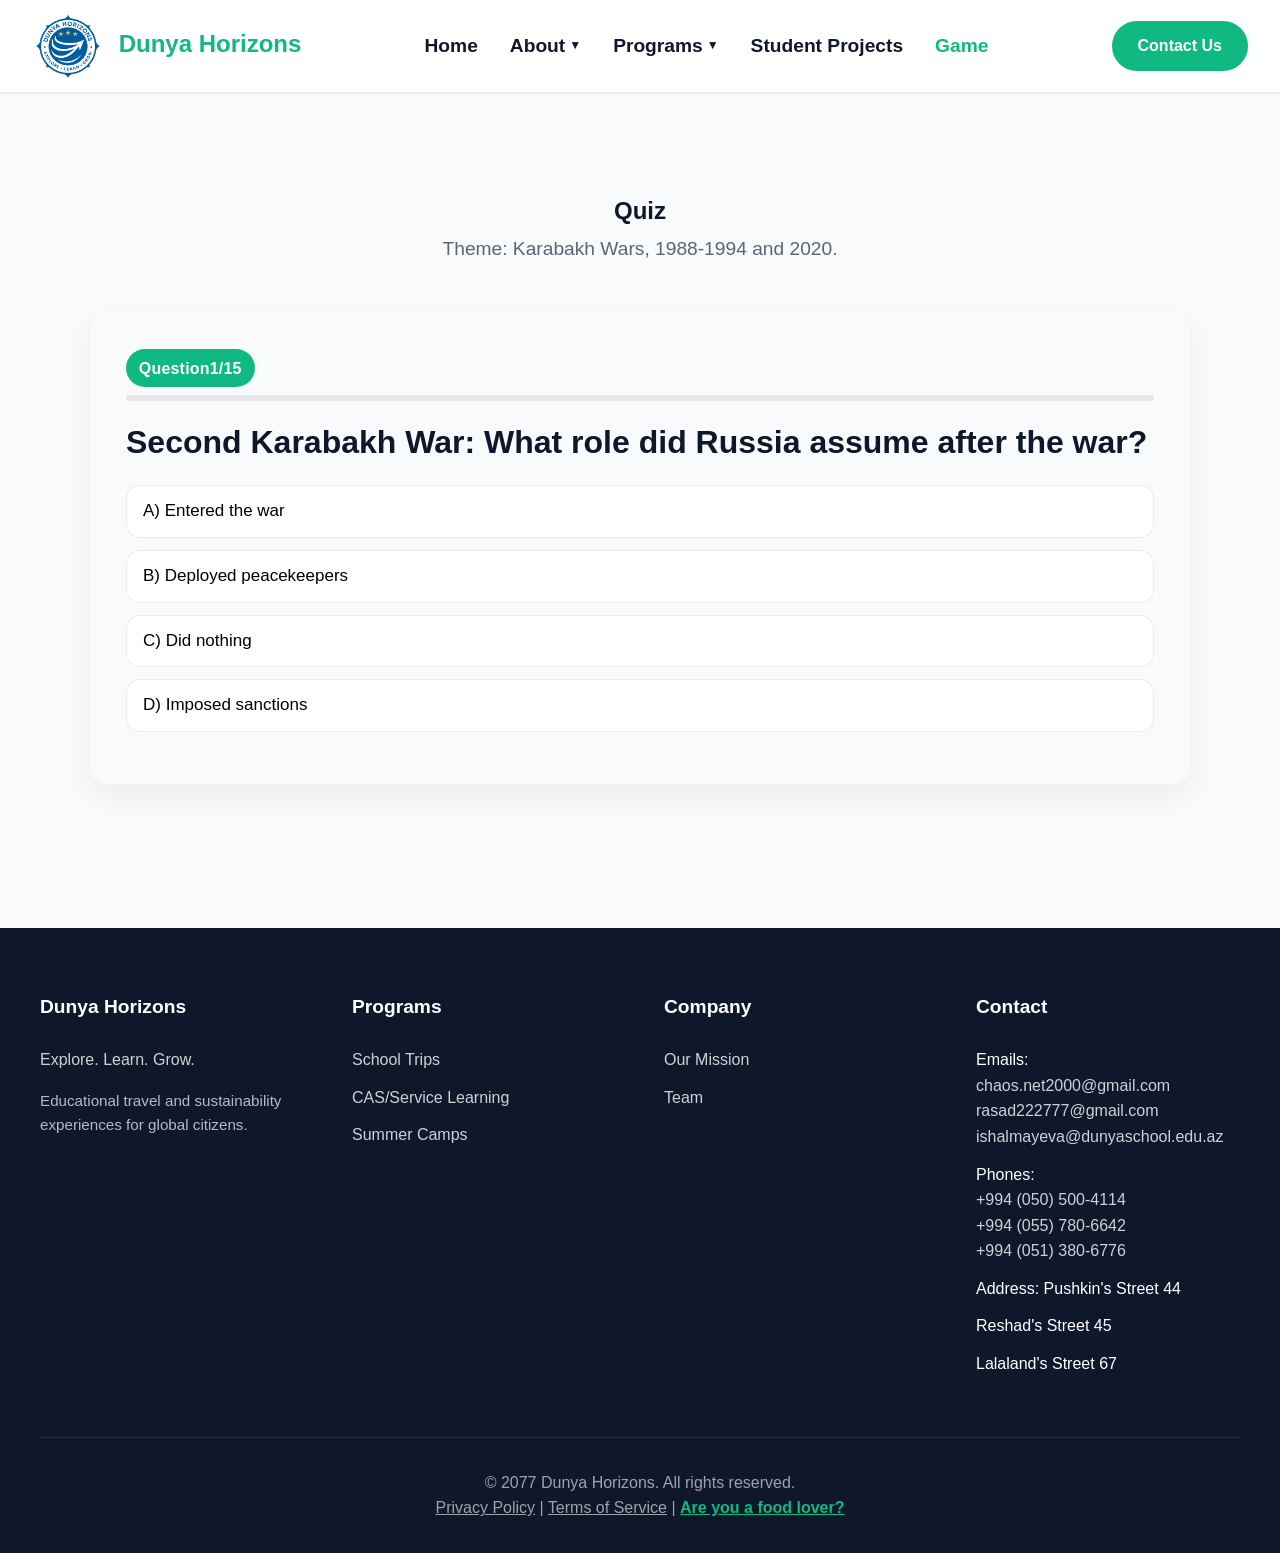
<file: game.html>
<!DOCTYPE html>
<html lang="en">
<head>
  <meta charset="UTF-8" />
  <meta name="viewport" content="width=device-width, initial-scale=1.0"/>
  <title>Dunya Horizons — Quiz: Victory Day of Azerbaijan</title>
  <link rel="stylesheet" href="css/nice.css"/>
  <link rel="icon" type="image/png" href="img/horizon.png"/>
  <meta name="description" content="Interactive quiz in the style of &quot;Who Wants to Be a Millionaire?&quot; focused on Azerbaijan's Victory Day."/>
</head>
<style>
  /* Quiz card and headings */
  .card { border-radius: 18px; box-shadow: 0 12px 30px rgba(0,0,0,.06); }
  .card-body { padding: 36px; }
  #questionText { font-size: clamp(22px, 3vw, 32px); font-weight: 700; color: var(--heading, #0f172a); }

  /* Answer options styled as neat pills */
  #options { display: grid; gap: .75rem; }
  .btn.option{
    text-align: left; padding: 14px 16px; border-radius: 14px;
    background: #fff; border: 1px solid rgba(15,23,42,.08);
    font-size: 17px; line-height: 1.35;
    transition: transform .08s ease, box-shadow .2s ease, border-color .2s ease, background .2s ease;
  }
  .btn.option:hover{ transform: translateY(-1px); box-shadow: 0 6px 18px rgba(0,0,0,.06); border-color: rgba(16,185,129,.35); }
  .btn.option:disabled{ opacity:.9; cursor: default; }

  /* Progress and score pills */
  .pill{ font-weight:600; letter-spacing:.2px; }
  #scorePill{ color: var(--heading, #0f172a); }

  /* Final result screen */
  .result-wrap{ display:flex; align-items:center; justify-content:center; gap:1.25rem; flex-wrap:wrap; }
  .result-stats p{ margin:.25rem 0; font-size: 15px; color: var(--heading, #0f172a); }
  .result-actions{ margin-top: 1rem; display:flex; gap:.5rem; justify-content:center; }

  /* Progress ring */
  .ring{ position:relative; width: 240px; height: 240px; }
  .ring svg{ width:100%; height:100%; transform: rotate(-90deg); }
  .ring-bg{ stroke: rgba(15,23,42,.08); stroke-width: 14; fill:none; }
  .ring-progress{ stroke: var(--primary, #10B981); stroke-width: 14; stroke-linecap: round; fill:none; transition: stroke-dashoffset .9s ease; }
  .ring-label{ position:absolute; inset:0; display:flex; flex-direction:column; align-items:center; justify-content:center; }
  .ring-score{ font-size: 24px; font-weight: 800; color: var(--heading, #0f172a); }
    /* Styled "Play again" button */
  #restartBtn{
    background: linear-gradient(135deg, var(--primary, #10B981), var(--secondary, #0EA5A4));
    color:#fff; border:none; border-radius: 999px; padding: 12px 22px;
    font-weight: 800; letter-spacing:.2px; box-shadow: 0 10px 22px rgba(16,185,129,.25);
    transition: transform .08s ease, box-shadow .25s ease, filter .25s ease;
  }
  #restartBtn:hover{ transform: translateY(-1px); box-shadow: 0 14px 28px rgba(16,185,129,.32); filter: saturate(1.05); }
  #restartBtn:active{ transform: translateY(0) scale(.98); }

  /* Answer review list */
  .review-list{ margin-top: 1.25rem; display:grid; gap:.75rem; }
  .review-item{ background:#fff; border:1px solid rgba(15,23,42,.08); border-radius:14px; padding:12px 14px; }
  .review-item.is-correct{ border-color: rgba(30,142,62,.35); }
  .review-item.is-wrong{ border-color: rgba(197,34,31,.35); }
  .review-q{ font-weight:700; color: var(--heading, #0f172a); display:flex; align-items:center; gap:.5rem; }
  .badge{ display:inline-flex; align-items:center; justify-content:center; width:28px; height:28px; border-radius:999px; background: rgba(15,23,42,.06); font-weight:800; font-size:12px; }
  .review-a{ margin-top:.4rem; display:flex; gap:.5rem; flex-wrap:wrap; }
  .chip{ font-size:13px; padding:6px 10px; border-radius:999px; border:1px solid rgba(15,23,42,.08); background:#fff; }
  .chip.chosen{ border-color: rgba(0,0,0,.12); }
  .chip.correct{ border-color: rgba(30,142,62,.35); color: #1e8e3e; }
  .chip.wrong{ border-color: rgba(197,34,31,.35); color: #c5221f; }

  /* Top linear progress bar */
  .progress-wrap{ height:6px; background: rgba(15,23,42,.08); border-radius:999px; overflow:hidden; margin-top:.5rem; }
  .progress-bar{ height:100%; width:0%; background: linear-gradient(90deg, var(--primary, #10B981), var(--secondary, #0EA5A4)); transition: width .45s ease; }

  /* Question fade-in animation */
  @keyframes qIn{ from{opacity:0; transform: translateY(10px);} to{opacity:1; transform:none;} }
  .q-in{ animation: qIn .28s ease both; }
</style>
<body>
    <header class="header" id="header">
      <div class="header-content">
        <a href="index.html#home" class="logo">
          <img src="img/horizon.png" alt="Dunya Horizons logo" class="logo-image">
          Dunya Horizons
        </a>
        <nav>
          <ul class="nav-menu" id="navMenu">
            <li class="nav-item"><a href="index.html#home" class="nav-link">Home</a></li>
            <li class="nav-item"><a href="mission.html" class="nav-link">About <span class="dropdown-arrow">▼</span></a>
              <div class="dropdown">
                <a href="mission.html">Our Mission</a>
                <a href="team.html">Team</a>
              </div>
            </li>
            <li class="nav-item"><a href="index.html#programs" class="nav-link">Programs <span class="dropdown-arrow">▼</span></a>
              <div class="dropdown">
                <a href="trips.html">School Trips</a>
                <a href="cas.html">CAS/Service Learning</a>
                <a href="camps.html">Summer Camps</a>
              </div>
            </li>
            <li class="nav-item"><a href="index.html#blog" class="nav-link">Student Projects</a></li>
            <li class="nav-item">
                <a href="game.html" class="nav-link active">Game</a>
            </li>

          </ul>
        </nav>

        <div class="nav-item contact-menu">
          <a href="contactus.html" class="contact-btn">Contact Us</a>
        </div>

        <button class="burger" id="burger" aria-label="Toggle menu">
          <span></span><span></span><span></span>
        </button>
      </div>
    </header>

    <main class="container" style="padding-top: 7rem; padding-bottom: 4rem;">
      <section class="section" id="quiz">
        <div class="section-header" style="text-align:center;">
          <h1 style="margin-bottom: .25rem;">Quiz</h1>
          <p style="opacity:.8">Theme: Karabakh Wars, 1988-1994 and 2020.</p>
        </div>

        <div class="card" style="max-width: 1100px; margin: 0 auto;">
          <div class="card-body">
            <div class="quiz-top" style="display:flex; justify-content:space-between; align-items:center; gap:1rem; flex-wrap:wrap;">
              <div class="pill" id="progressPill" style="padding:.4rem .8rem; border-radius:999px; background:var(--primary, #1a73e8); color:#fff;">
                Question <span id="qIndex">1</span>/<span id="qTotal">15</span>
              </div>
            </div>
            <div id="progressWrap" class="progress-wrap" aria-hidden="true">
              <div id="progressBar" class="progress-bar"></div>
            </div>

            <h2 id="questionText" style="margin:1rem 0 1rem;"></h2>

            <div id="options" class="options-grid" style="display:grid; gap:.75rem;">
              <!-- options go here -->
            </div>

            <div id="feedback" aria-live="polite" style="display:none;"></div>

            <div class="quiz-actions" style="display:flex; justify-content:center; align-items:center; margin-top:1rem;">
              <button id="restartBtn" class="btn" style="display:none;">Play Again</button>
            </div>
          </div>
        </div>
      </section>
    </main>

     <footer>
        <div class="container">
            <div class="footer-content">
                <div class="footer-section">
                    <h3>Dunya Horizons</h3>
                    <p style="color: rgba(255,255,255,0.8); margin-bottom: 1rem;">Explore. Learn. Grow.</p>
                    <p style="color: rgba(255,255,255,0.7); font-size: 0.95rem;">Educational travel and sustainability experiences for global citizens.</p>
                </div>
                <div class="footer-section">
                    <h3>Programs</h3>
                    <ul class="footer-links">
                        <li><a href="trips.html">School Trips</a></li>
                        <li><a href="cas.html">CAS/Service Learning</a></li>
                        <li><a href="camps.html">Summer Camps</a></li>
                    </ul>
                </div>
                <div class="footer-section">
                    <h3>Company</h3>
                    <ul class="footer-links">
                        <li><a href="mission.html">Our Mission</a></li>
                        <li><a href="team.html">Team</a></li>
                    </ul>
                </div>
                <div class="footer-section">
                    <h3>Contact</h3>
                    <ul class="footer-links">
                    <ul class="footer-links">
                        <li>Emails: <br><a href="mailto:chaos.net2000@gmail.com">chaos.net2000@gmail.com</br></a>
                        <a href="mailto:rasad222777@gmail.com">rasad222777@gmail.com</a>
                        <a href="mailto:ishalmayeva@dunyaschool.edu.az">ishalmayeva@dunyaschool.edu.az</a></li>
                        <li>Phones:<br><a href="tel:+9940505004114">+994 (050) 500-4114</a><br>
                        <a href="tel:+9940557806642">+994 (055) 780-6642</a><br>
                        <a href="tel:+9940513706776">+994 (051) 380-6776</a></li>

                        <li>Address: Pushkin's Street 44</li>
                        <li>Reshad's Street 45</li>
                        <li>Lalaland's Street 67</li>
                    </ul>
                </div>
            </div>
            <div class="footer-bottom">
                <p>
                &copy; 2077 Dunya Horizons. All rights reserved. <br>
                <a href="index.html#privacy" style="color: inherit;">Privacy Policy</a> |
                <a href="index.html#terms" style="color: inherit;">Terms of Service</a> |
                <a href="food.html" style="color: var(--primary); font-weight: 600;">Are you a food lover?</a>
                </p> 
           </div>
        </div>
    </footer>


    <script>
    // Mobile navigation
    (function() {
      const burger = document.getElementById('burger');
      const navMenu = document.getElementById('navMenu');
      const navItems = document.querySelectorAll('.nav-item');
      const navLinks = document.querySelectorAll('.nav-link');
      const dropdownLinks = navMenu ? navMenu.querySelectorAll('.dropdown a') : [];

      const setMenuState = (isOpen) => {
        if (!navMenu) return;
        navMenu.classList.toggle('active', isOpen);
        document.body.classList.toggle('nav-open', isOpen);
        if (burger) {
          burger.classList.toggle('is-active', isOpen);
          burger.setAttribute('aria-expanded', String(isOpen));
        }
      };

      if (burger) {
        burger.setAttribute('aria-expanded', 'false');
      }

      if (burger && navMenu) {
        burger.addEventListener('click', () => {
          const nextState = !navMenu.classList.contains('active');
          setMenuState(nextState);
        });
      }

      const closeMenuOnLink = (link) => {
        link.addEventListener('click', () => {
          if (window.innerWidth <= 768) {
            setMenuState(false);
            navItems.forEach(item => item.classList.remove('mobile-open'));
          }
        });
      };

      navItems.forEach(item => {
        const link = item.querySelector('.nav-link');
        if (link && link.querySelector('.dropdown-arrow')) {
          link.addEventListener('click', (e) => {
            if (window.innerWidth <= 768) {
              e.preventDefault();
              item.classList.toggle('mobile-open');
            }
          });
        }
      });

      navLinks.forEach(link => {
        if (!link.querySelector('.dropdown-arrow')) {
          closeMenuOnLink(link);
        }
      });

      dropdownLinks.forEach(closeMenuOnLink);

      window.addEventListener('resize', () => {
        if (window.innerWidth > 768) {
          setMenuState(false);
          navItems.forEach(item => item.classList.remove('mobile-open'));
        }
      });
    })();

    // Quiz data
    const QUESTIONS = [
      // 1-10: Second Karabakh War (2020)
      {
        q: 'Second Karabakh War: When did it start?',
        opts: ['27 September 2020', '10 November 2020', '1 October 2020', '15 September 2020'],
        correct: 0
      },
      {
        q: 'Second Karabakh War: When did the ceasefire take effect?',
        opts: ['8 November 2020', '9 November 2020', '10 November 2020', '1 December 2020'],
        correct: 2
      },
      {
        q: 'Second Karabakh War: Approximately how many days did it last?',
        opts: ['50 days', '43 days', '44 days', '45 days'],
        correct: 2
      },
      {
        q: 'Second Karabakh War: Which city became the symbol of Azerbaijan\'s victory?',
        opts: ['Shusha', 'Ganja', 'Nakhchivan', 'Barda'],
        correct: 0
      },
      {
        q: 'Second Karabakh War: Which day is celebrated as Victory Day in Azerbaijan?',
        opts: ['27 September', '8 November', '10 November', '1 December'],
        correct: 1
      },
      {
        q: 'Second Karabakh War: Who signed the ceasefire declaration?',
        opts: [
          'Ilham Aliyev, Nikol Pashinyan, Vladimir Putin',
          'Recep Tayyip Erdogan, Ilham Aliyev',
          'Emmanuel Macron, Nikol Pashinyan',
          'Only the ministers of defense'
        ],
        correct: 0
      },
      {
        q: 'Second Karabakh War: Which districts were handed over to Azerbaijan under the agreement?',
        opts: [
          'Aghdam, Kalbajar, Lachin',
          'Baku, Sumgayit, Ganja',
          'Shusha, Fuzuli, Khojavend',
          'Only Lachin'
        ],
        correct: 0
      },
      {
        q: 'Second Karabakh War: Which country did Turkey openly support?',
        opts: ['Azerbaijan', 'Armenia', 'Georgia', 'Russia'],
        correct: 0
      },
      {
        q: 'Second Karabakh War: What role did Russia assume after the war?',
        opts: ['Deployed peacekeepers', 'Imposed sanctions', 'Entered the war', 'Did nothing'],
        correct: 0
      },
      {
        q: 'Second Karabakh War: Why is 2020 significant for Azerbaijan?',
        opts: [
          'Because of the Second Karabakh War and the liberation of territories',
          'Because of the World Cup',
          'Because of the Olympics',
          'Because taxes were abolished'
        ],
        correct: 0
      },
      // 11-15: First Karabakh War (1988-1994)
      {
        q: 'First Karabakh War: In which year did the conflict begin?',
        opts: ['1988', '1992', '1999', '2005'],
        correct: 0
      },
      {
        q: 'First Karabakh War: When was the ceasefire achieved?',
        opts: ['May 1994', 'November 1993', 'October 1995', 'April 2000'],
        correct: 0
      },
      {
        q: 'First Karabakh War: Approximately how many people were killed?',
        opts: ['About 28-38 thousand', 'About 2-3 thousand', 'About 100 thousand', 'About 500 people'],
        correct: 0
      },
      {
        q: 'First Karabakh War: Which document formalized the ceasefire?',
        opts: ['Bishkek Protocol', 'Minsk Agreements 2015', 'Paris Agreement', 'Helsinki Final Act'],
        correct: 0
      },
      {
        q: 'First Karabakh War: What was the outcome for Azerbaijan by 1994?',
        opts: [
          'Parts of the territories around Karabakh were occupied by Armenian forces',
          'Azerbaijan regained all territories',
          'The borders of the USSR were preserved',
          'The territory was handed over to the UN'
        ],
        correct: 0
      }
    ];

    const qText   = document.getElementById('questionText');
    const options = document.getElementById('options');
    const qIndexEl= document.getElementById('qIndex');
    const qTotalEl= document.getElementById('qTotal');
    const feedback= document.getElementById('feedback');
    const restart = document.getElementById('restartBtn');
    const progressPill = document.getElementById('progressPill');
    const answers = Array(QUESTIONS.length).fill(null);
    const orderMap = Array(QUESTIONS.length);
    const progressWrap = document.getElementById('progressWrap');
    const progressBar  = document.getElementById('progressBar');

    const questionOrder = Array.from({length: QUESTIONS.length}, (_, i) => i);
    function fisherYates(arr){
      for (let i = arr.length - 1; i > 0; i--) {
        const j = Math.floor(Math.random() * (i + 1));
        [arr[i], arr[j]] = [arr[j], arr[i]];
      }
      return arr;
    }
    function shuffleQuestions(){ fisherYates(questionOrder); }

    qTotalEl.textContent = QUESTIONS.length;

    let idx = 0;
    let right = 0;
    let wrong = 0;
    let locked = false;


    function updateProgress(){
      if (!progressBar) return;
      const pct = (idx / QUESTIONS.length) * 100;
      progressBar.style.width = pct + '%';
    }

    function renderQuestion() {
      locked = false;
      feedback.textContent = '';
      const qi = questionOrder[idx];
      const q  = QUESTIONS[qi];
      if (progressPill) progressPill.style.display = 'inline-flex';
      if (progressWrap) progressWrap.style.display = 'block';
      qIndexEl.textContent = String(idx + 1);
      qText.textContent = q.q;
      options.innerHTML = '';

      // shuffle options per question, keep mapping to original indices
      const order = Array.from({length: q.opts.length}, (_, i) => i);
      fisherYates(order);
      orderMap[qi] = order;
      order.forEach((origIndex, i) => {
        const btn = document.createElement('button');
        btn.className = 'btn option';
        btn.type = 'button';
        btn.textContent = String.fromCharCode(65 + i) + ') ' + q.opts[origIndex];
        btn.addEventListener('click', () => handleAnswer(origIndex));
        options.appendChild(btn);
      });

      // smooth fade for question and options
      qText.classList.remove('q-in');
      options.classList.remove('q-in');
      void qText.offsetWidth; void options.offsetWidth; // reflow to restart the animation
      qText.classList.add('q-in');
      options.classList.add('q-in');

      // update progress bar
      updateProgress();
    }

    function handleAnswer(choice) {
      if (locked) return;
      locked = true;
      const qi = questionOrder[idx];
      const q  = QUESTIONS[qi];
      const isCorrect = choice === q.correct;
      answers[qi] = choice;
      if (isCorrect) { right++; } else { wrong++; }

      // disable options without revealing correctness
      const btns = options.querySelectorAll('button.option');
      btns.forEach((b) => { b.disabled = true; });

      if (idx < QUESTIONS.length - 1) {
        setTimeout(nextQuestion, 900);
      } else {
        setTimeout(showResult, 900);
      }
    }

    function nextQuestion() {
      if (idx < QUESTIONS.length - 1) {
        idx++;
        renderQuestion();
      } else {
        showResult();
      }
    }

    function showResult() {
      const total = QUESTIONS.length;
      const percent = Math.round((right / total) * 100);

      // Heading and container
      qText.textContent = 'Results';
      options.innerHTML = '';
      feedback.innerHTML = '';
      if (progressPill) progressPill.style.display = 'none';
      if (progressWrap) progressWrap.style.display = 'none';
      restart.style.display = 'inline-flex';

      // Layout for the result ring
      const R = 80;                               // radius of the circle
      const CIRC = 2 * Math.PI * R;               // circumference
      const ratio = right / total;
      const offset = CIRC * (1 - ratio);

      const result = document.createElement('div');
      result.className = 'result-wrap';
      result.innerHTML = `
        <div class="ring" aria-label="Result: ${right} of ${total}">
          <svg viewBox="0 0 200 200" role="img">
            <circle class="ring-bg" cx="100" cy="100" r="${R}"></circle>
            <circle id="ringProgress" class="ring-progress"
                    cx="100" cy="100" r="${R}"
                    stroke-dasharray="${CIRC}" stroke-dashoffset="${CIRC}"></circle>
          </svg>
          <div class="ring-label">
            <div class="ring-score"><span id="scoreNumber">${right}</span>/<span id="scoreTotal">${total}</span></div>
            <div class="ring-percent"><span id="scorePercent">${percent}%</span></div>
          </div>
        </div>
        <div class="result-stats">
          <p><strong>Correct:</strong> ${right}</p>
          <p><strong>Incorrect:</strong> ${wrong}</p>
        </div>
      `;
      options.appendChild(result);

      // Review list of all answers
      const review = document.createElement('div');
      review.className = 'review-list';
      const letter = (n) => String.fromCharCode(65 + n);
      QUESTIONS.forEach((qq, i) => {
        const chosen = answers[i];
        const correct = qq.correct;
        const isOk = chosen === correct;
        const item = document.createElement('div');
        item.className = 'review-item ' + (isOk ? 'is-correct' : 'is-wrong');
        const chosenText = chosen != null ? `${letter(chosen)}) ${qq.opts[chosen]}` : 'Not answered';
        const correctText = `${letter(correct)}) ${qq.opts[correct]}`;
        item.innerHTML = `
          <div class="review-q"><span class="badge">${i+1}</span> ${qq.q}</div>
          <div class="review-a">
            <div class="chip ${isOk ? 'correct' : 'wrong'} chosen">You chose: ${chosenText}</div>
            <div class="chip correct">Correct answer: ${correctText}</div>
          </div>
        `;
        review.appendChild(item);
      });
      options.appendChild(review);

      // Smooth circle animation
      requestAnimationFrame(() => {
        const ring = document.getElementById('ringProgress');
        ring.style.strokeDashoffset = String(offset);
      });
    }

    restart.addEventListener('click', () => {
      idx = 0; right = 0; wrong = 0;
      restart.style.display = 'none';
      if (progressPill) progressPill.style.display = 'inline-flex';
      if (progressWrap) { progressWrap.style.display = 'block'; }
      if (progressBar)  { progressBar.style.width = '0%'; }
      shuffleQuestions();
      renderQuestion();
    });

    // init
    shuffleQuestions();
    renderQuestion();
    </script>
</body>
</html>
</file>
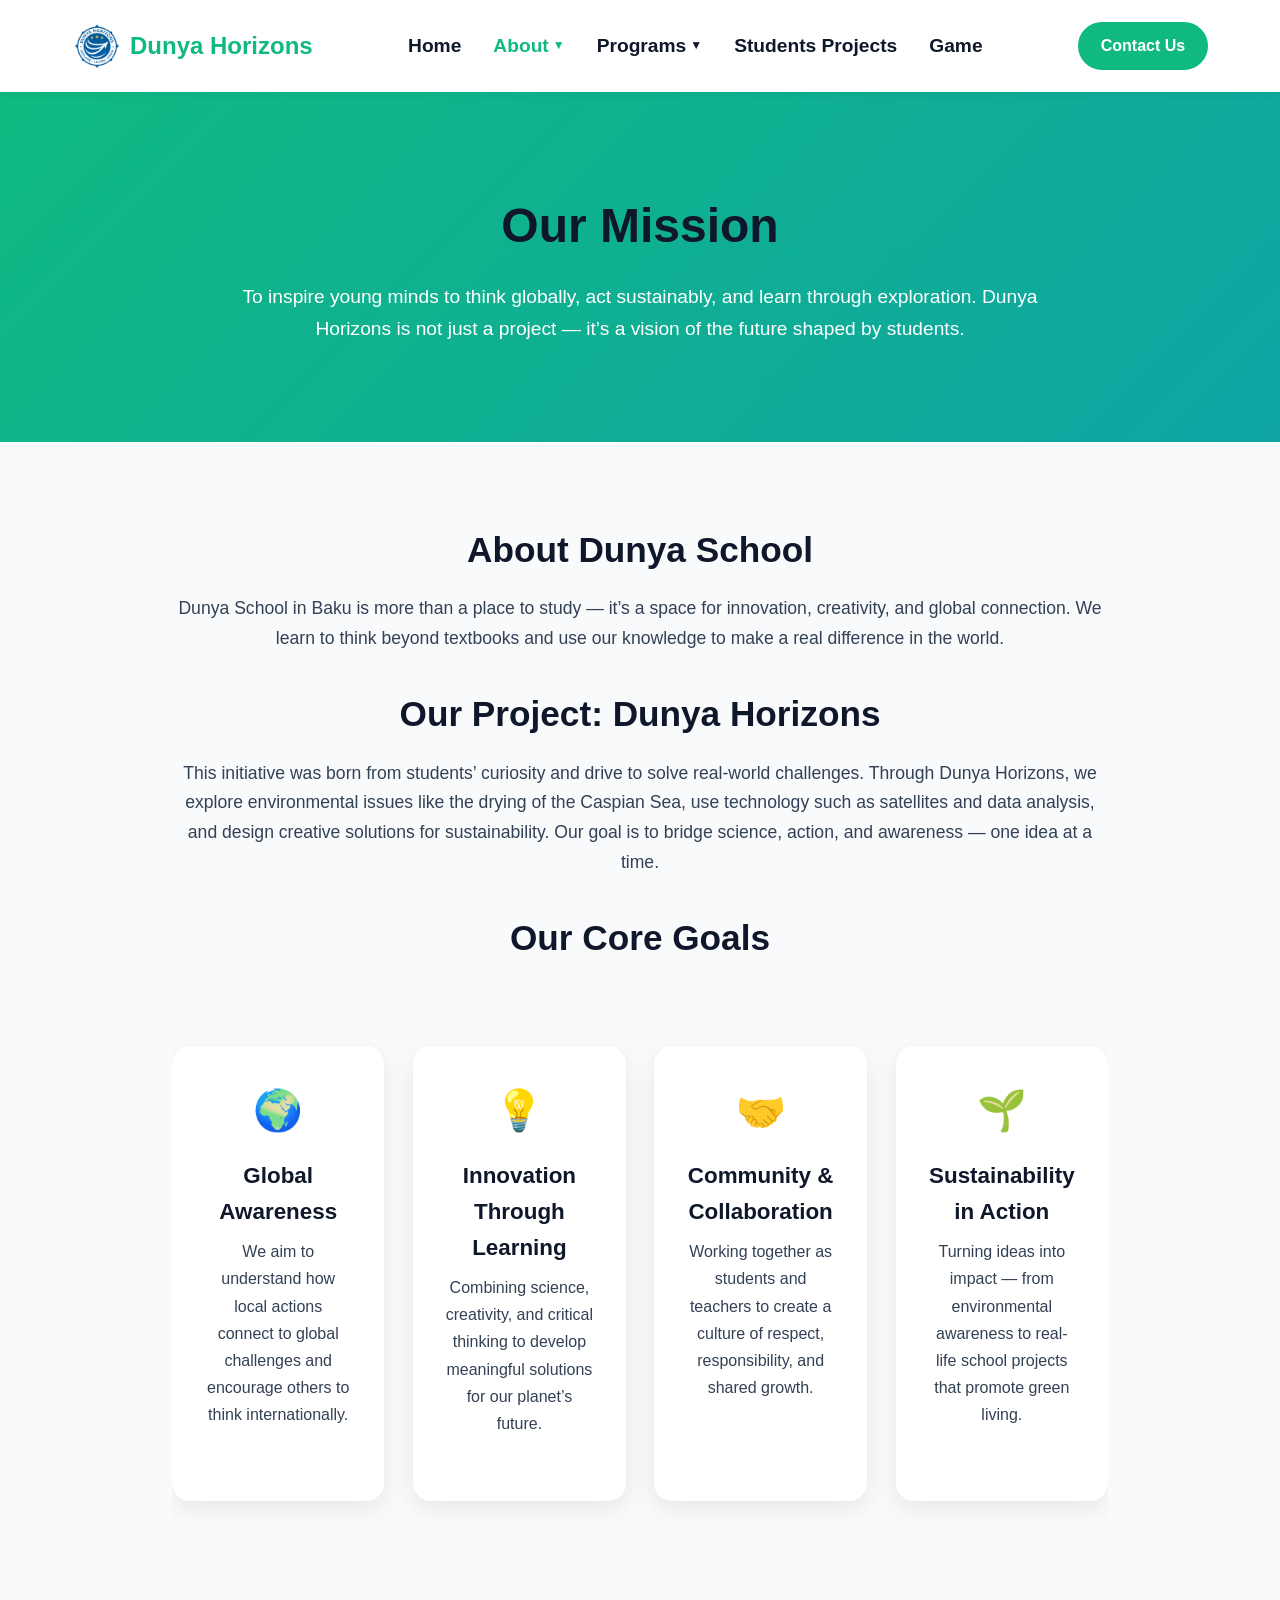
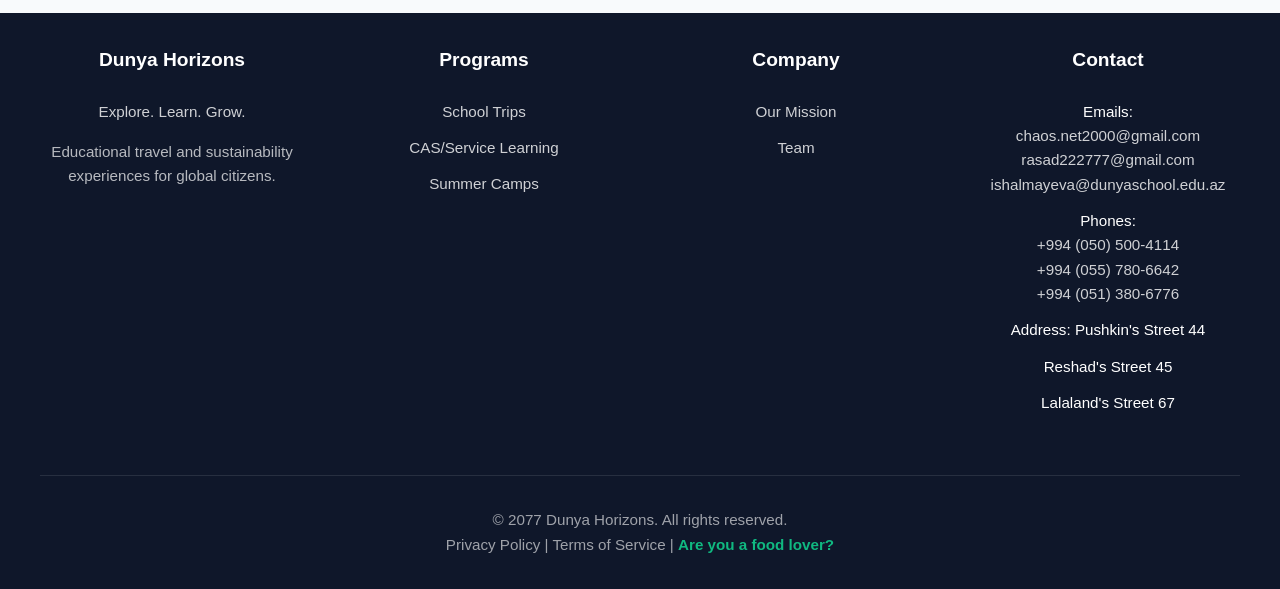
<file: mission.html>
<!DOCTYPE html>
<html lang="en">
<head>
    <meta charset="UTF-8">
    <meta name="viewport" content="width=device-width, initial-scale=1.0">
    <title>Our Mission - Dunya Horizons</title>
    <meta name="description" content="Discover the mission of Dunya Horizons — a student-led initiative from Dunya School that connects education, sustainability, and global citizenship.">
    <link rel="stylesheet" href="css/nice.css">
    <link rel="icon" type="image/png" href="img/horizon.png">
    <style>
        body {
            background: var(--bg);
            font-family: 'Inter', sans-serif;
            margin: 0;
            color: var(--body);
        }

        .header {
            background: var(--white);
            box-shadow: 0 2px 8px rgba(0,0,0,0.05);
            position: sticky;
            top: 0;
            width: 100%;
            z-index: 1000;
        }

        .header-content {
            max-width: 1200px;
            margin: 0 auto;
            display: flex;
            justify-content: space-between;
            align-items: center;
            padding: 1rem 2rem;
        }

        .logo {
            display: flex;
            align-items: center;
            font-weight: 700;
            color: var(--primary);
            font-family: 'Poppins', sans-serif;
            text-decoration: none;
            font-size: 1.5rem;
        }

        .logo img {
            height: 50px;
            margin-right: 0.5rem;
        }

        nav ul {
            list-style: none;
            display: flex;
            gap: 1.5rem;
            margin: 0;
            padding: 0;
        }

        nav a {
            text-decoration: none;
            color: var(--heading);
            font-weight: 500;
            transition: color 0.2s ease;
        }

        nav a:hover {
            color: var(--primary);
        }

        .contact-btn {
            background: var(--primary);
            color: white;
            padding: 0.6rem 1.3rem;
            border-radius: 50px;
            text-decoration: none;
            font-weight: 600;
            transition: background 0.3s ease;
        }

        .contact-btn:hover {
            background: var(--secondary);
        }

        .mission-hero {
            background: linear-gradient(135deg, var(--primary), var(--secondary));
            color: white;
            padding: 6rem 2rem;
            text-align: center;
        }

        .mission-hero h1 {
            font-size: 3rem;
            margin-bottom: 1rem;
        }

        .mission-hero p {
            font-size: 1.2rem;
            max-width: 800px;
            margin: 0 auto;
            line-height: 1.7;
        }

        .mission-section {
            padding: 5rem 2rem;
            max-width: 1000px;
            margin: 0 auto;
            text-align: center;
        }

        .mission-section h2 {
            color: var(--heading);
            font-size: 2.2rem;
            margin-bottom: 1rem;
        }

        .mission-section p {
            color: var(--body);
            font-size: 1.1rem;
            line-height: 1.7;
            margin-bottom: 2rem;
        }

        .goals-grid {
            display: flex;
            justify-content: center;
            align-items: stretch;
            flex-wrap: nowrap;
            gap: 1.8rem;
            margin-top: 3rem;
            padding: 2rem 0;
            overflow: hidden; /* убрали прокрутку */
        }

        .goal-card {
            background: var(--white);
            border-radius: 18px;
            box-shadow: 0 8px 25px rgba(0,0,0,0.08);
            padding: 2rem;
            transition: transform 0.3s ease, box-shadow 0.3s ease;
            flex: 1 1 22%;
            max-width: 260px;
        }

        .goal-card:hover {
            transform: translateY(-5px);
            box-shadow: 0 12px 35px rgba(0,0,0,0.12);
        }

        .goal-icon {
            font-size: 2.5rem;
            color: var(--primary);
            margin-bottom: 1rem;
        }

        .goal-card h3 {
            color: var(--heading);
            font-size: 1.4rem;
            margin-bottom: 0.5rem;
        }

        .goal-card p {
            color: var(--body);
            font-size: 1rem;
            line-height: 1.7;
        }
        footer {
            background: var(--heading);
            color: var(--white);
            padding: 2rem 0;
            text-align: center;
            font-size: 0.95rem;
        }

        footer a {
            color: var(--primary);
            text-decoration: none;
        }
    </style>
</head>
<body>
    <!-- Header -->
    <!-- Header -->
    <header class="header" id="header">
        <div class="header-content">
            <a href="index.html#home" class="logo">
                <img src="img/horizon.png" alt="Dunya Horizons logo" class="logo-image">
                Dunya Horizons
            </a>            
            <nav>
                <ul class="nav-menu" id="navMenu">
                    <li class="nav-item">
                        <a href="index.html#home" class="nav-link">Home</a>
                    </li>
                    <li class="nav-item">
                        <a href="mission.html" class="nav-link active">
                            About
                            <span class="dropdown-arrow">▼</span>
                        </a>
                        <div class="dropdown">
                            <a href="mission.html">Our Mission</a>
                            <a href="team.html">Team</a>
    
                        </div>
                    </li>
                    <li class="nav-item">
                        <a href="index.html#programs" class="nav-link">
                            Programs
                            <span class="dropdown-arrow">▼</span>
                        </a>
                        <div class="dropdown">
                            <a href="trips.html">School Trips</a>
                            <a href="cas.html">CAS/Service Learning</a>
                            <a href="camps.html">Summer Camps</a>
                        </div>
                    </li>
                    <li class="nav-item">
                        <a href="index.html#blog" class="nav-link">Students Projects</a>
                    </li>
                    <li class="nav-item">
                        <a href="game.html" class="nav-link">Game</a>
                    </li>
                    <!-- <li class="nav-item">
                        <a href="index.html#blog" class="nav-link">
                            Blog
                            <span class="dropdown-arrow">▼</span>
                        </a>
                        <div class="dropdown">
                            <a href="index.html#field-notes"></a>
                            <a href="index.html#sustainability-blog">Sustainability</a>
                            <a href="index.html#students">Student Stories</a>
                            <a href="index.html#tips">Tips & Guides</a>
                        </div>
                    </li> -->
                </ul>
            </nav>

            <div class="nav-item contact-menu">
                <a href="contactus.html" class="contact-btn">
                    Contact Us
                </a>
            </div>

            <button class="burger" id="burger" aria-label="Toggle menu">
                <span></span>
                <span></span>
                <span></span>
            </button>
        </div>
    </header>


    <!-- Hero -->
    <section class="mission-hero">
        <h1>Our Mission</h1>
        <p>
            To inspire young minds to think globally, act sustainably, and learn through exploration.  
            Dunya Horizons is not just a project — it’s a vision of the future shaped by students.
        </p>
    </section>

    <!-- Mission Details -->
    <section class="mission-section">
        <h2>About Dunya School</h2>
        <p>
            Dunya School in Baku is more than a place to study — it’s a space for innovation, creativity, and global connection.  
            We learn to think beyond textbooks and use our knowledge to make a real difference in the world.
        </p>

        <h2>Our Project: Dunya Horizons</h2>
        <p>
            This initiative was born from students’ curiosity and drive to solve real-world challenges.  
            Through Dunya Horizons, we explore environmental issues like the drying of the Caspian Sea,  
            use technology such as satellites and data analysis, and design creative solutions for sustainability.  
            Our goal is to bridge science, action, and awareness — one idea at a time.
        </p>

        <h2>Our Core Goals</h2>
        <div class="goals-grid">
            <div class="goal-card">
                <div class="goal-icon">🌍</div>
                <h3>Global Awareness</h3>
                <p>We aim to understand how local actions connect to global challenges and encourage others to think internationally.</p>
            </div>
            <div class="goal-card">
                <div class="goal-icon">💡</div>
                <h3>Innovation Through Learning</h3>
                <p>Combining science, creativity, and critical thinking to develop meaningful solutions for our planet’s future.</p>
            </div>
            <div class="goal-card">
                <div class="goal-icon">🤝</div>
                <h3>Community & Collaboration</h3>
                <p>Working together as students and teachers to create a culture of respect, responsibility, and shared growth.</p>
            </div>
            <div class="goal-card">
                <div class="goal-icon">🌱</div>
                <h3>Sustainability in Action</h3>
                <p>Turning ideas into impact — from environmental awareness to real-life school projects that promote green living.</p>
            </div>
        </div>
    </section>

    <!-- Footer -->
     <footer>
        <div class="container">
            <div class="footer-content">
                <div class="footer-section">
                    <h3>Dunya Horizons</h3>
                    <p style="color: rgba(255,255,255,0.8); margin-bottom: 1rem;">Explore. Learn. Grow.</p>
                    <p style="color: rgba(255,255,255,0.7); font-size: 0.95rem;">Educational travel and sustainability experiences for global citizens.</p>
                </div>
                <div class="footer-section">
                    <h3>Programs</h3>
                    <ul class="footer-links">
                        <li><a href="trips.html">School Trips</a></li>
                        <li><a href="cas.html">CAS/Service Learning</a></li>
                        <li><a href="camps.html">Summer Camps</a></li>
                    </ul>
                </div>
                <div class="footer-section">
                    <h3>Company</h3>
                    <ul class="footer-links">
                        <li><a href="mission.html">Our Mission</a></li>
                        <li><a href="team.html">Team</a></li>
                    </ul>
                </div>
                <div class="footer-section">
                    <h3>Contact</h3>
                    <ul class="footer-links">
                    <ul class="footer-links">
                        <li>Emails: <br><a href="mailto:chaos.net2000@gmail.com">chaos.net2000@gmail.com</br></a>
                        <a href="mailto:rasad222777@gmail.com">rasad222777@gmail.com</a>
                        <a href="mailto:ishalmayeva@dunyaschool.edu.az">ishalmayeva@dunyaschool.edu.az</a></li>
                        <li>Phones:<br><a href="tel:+9940505004114">+994 (050) 500-4114</a><br>
                        <a href="tel:+9940557806642">+994 (055) 780-6642</a><br>
                        <a href="tel:+9940513706776">+994 (051) 380-6776</a></li>

                        <li>Address: Pushkin's Street 44</li>
                        <li>Reshad's Street 45</li>
                        <li>Lalaland's Street 67</li>
                    </ul>
                </div>
            </div>
            <div class="footer-bottom">
                <p>
                &copy; 2077 Dunya Horizons. All rights reserved. <br>
                <a href="index.html#privacy" style="color: inherit;">Privacy Policy</a> |
                <a href="index.html#terms" style="color: inherit;">Terms of Service</a> |
                <a href="food.html" style="color: var(--primary); font-weight: 600;">Are you a food lover?</a>
                </p> 
           </div>
        </div>
    </footer>
    <script>
        // Mobile navigation
        const burger = document.getElementById('burger');
        const navMenu = document.getElementById('navMenu');
        const navItems = document.querySelectorAll('.nav-item');
        const navLinks = document.querySelectorAll('.nav-link');
        const dropdownLinks = navMenu ? navMenu.querySelectorAll('.dropdown a') : [];

        if (burger) {
            burger.setAttribute('aria-expanded', 'false');
        }

        const setMenuState = (isOpen) => {
            if (!navMenu) return;
            navMenu.classList.toggle('active', isOpen);
            document.body.classList.toggle('nav-open', isOpen);
            if (burger) {
                burger.classList.toggle('is-active', isOpen);
                burger.setAttribute('aria-expanded', String(isOpen));
            }
        };

        if (burger && navMenu) {
            burger.addEventListener('click', () => {
                const nextState = !navMenu.classList.contains('active');
                setMenuState(nextState);
            });
        }

        const closeMenuOnLink = (link) => {
            link.addEventListener('click', () => {
                if (window.innerWidth <= 768) {
                    setMenuState(false);
                    navItems.forEach(item => item.classList.remove('mobile-open'));
                }
            });
        };

        navItems.forEach(item => {
            const link = item.querySelector('.nav-link');
            if (link && link.querySelector('.dropdown-arrow')) {
                link.addEventListener('click', (e) => {
                    if (window.innerWidth <= 768) {
                        e.preventDefault();
                        item.classList.toggle('mobile-open');
                    }
                });
            }
        });

        navLinks.forEach(link => {
            if (!link.querySelector('.dropdown-arrow')) {
                closeMenuOnLink(link);
            }
        });

        dropdownLinks.forEach(closeMenuOnLink);

        window.addEventListener('resize', () => {
            if (window.innerWidth > 768) {
                setMenuState(false);
                navItems.forEach(item => item.classList.remove('mobile-open'));
            }
        });

        // Header scroll effect
        const header = document.getElementById('header');
        window.addEventListener('scroll', () => {
            if (window.scrollY > 50) {
                header.classList.add('scrolled');
            } else {
                header.classList.remove('scrolled');
            }
        });

        // Active nav link on scroll
        const sections = document.querySelectorAll('section[id]');

        window.addEventListener('scroll', () => {
            let current = '';
            sections.forEach(section => {
                const sectionTop = section.offsetTop;
                const sectionHeight = section.clientHeight;
                if (window.scrollY >= (sectionTop - 200)) {
                    current = section.getAttribute('id');
                }
            });

        navLinks.forEach(link => {
            const href = link.getAttribute('href');
            if (!href || !href.startsWith('#')) return;

            link.classList.remove('active');
            if (href === `#${current}`) {
                link.classList.add('active');
            }
        });
        });

        // Counter animation
        const counters = document.querySelectorAll('.stat-number');
        const speed = 200;
        let hasAnimated = false;

        const animateCounters = () => {
            if (hasAnimated) return;
            
            const counterSection = document.getElementById('impact');
            const rect = counterSection.getBoundingClientRect();
            
            if (rect.top < window.innerHeight && rect.bottom >= 0) {
                hasAnimated = true;
                counters.forEach(counter => {
                    const target = +counter.getAttribute('data-target');
                    const increment = target / speed;
                    
                    const updateCount = () => {
                        const count = +counter.innerText;
                        if (count < target) {
                            counter.innerText = Math.ceil(count + increment);
                            setTimeout(updateCount, 10);
                        } else {
                            counter.innerText = target;
                        }
                    };
                    updateCount();
                });
            }
        };

        window.addEventListener('scroll', animateCounters);

        // Form submission (AJAX + automatic fallback)
        const contactForm = document.getElementById('contactForm');
        const formMessage = document.getElementById('formMessage');
        const submitBtn = contactForm.querySelector('.submit-btn');
        const replytoHidden = contactForm.querySelector('input[name="_replyto"]');

        contactForm.addEventListener('submit', async (e) => {
            e.preventDefault();
            
            // honeypot check
            if (contactForm.honeypot.value) return;

            // Basic validation
            const name = contactForm.name.value.trim();
            const email = contactForm.email.value.trim();
            const school = contactForm.school.value.trim();
            const country = contactForm.country.value.trim();
            const emailOk = /^[^\s@]+@[^\s@]+\.[^\s@]+$/.test(email);

            if (!name || !emailOk || !school || !country) {
                formMessage.className = 'form-message error';
                formMessage.style.display = 'block';
                formMessage.textContent = 'Please complete all required fields correctly (Full Name, Email, School/Organization, Country).';
                return;
            }

            // UI state
            submitBtn.disabled = true;
            formMessage.className = 'form-message';
            formMessage.style.display = 'block';
            formMessage.setAttribute('role', 'status');
            formMessage.setAttribute('aria-live', 'polite');
            formMessage.textContent = 'Sending...';

            const payload = {
                name,
                email,
                organization: school,
                country,
                program: contactForm.program.value || '',
                message: contactForm.message.value.trim(),
                _subject: 'Plan Your Journey Inquiry',
                _template: 'table',
                _captcha: 'false',
                _from: 'chaos.net2000@gmail.com',
                _replyto: email
            };

            try {
                const response = await fetch('https://formsubmit.co/ajax/chaos.net2000@gmail.com', {
                    method: 'POST',
                    headers: {
                        'Content-Type': 'application/json',
                        'Accept': 'application/json'
                    },
                    body: JSON.stringify(payload)
                });

                if (!response.ok) throw new Error('Send error');

                formMessage.className = 'form-message success';
                formMessage.textContent = 'Thank you! We have received your message and will contact you soon.';
                contactForm.reset();
            } catch (error) {
                // Fallback to standard POST if AJAX fails
                formMessage.className = 'form-message';
                formMessage.textContent = 'Connection is unstable. Switching to standard submission...';
                if (replytoHidden) replytoHidden.value = email;
                HTMLFormElement.prototype.submit.call(contactForm);
            } finally {
                submitBtn.disabled = false;
            }
        });

        // Smooth scroll for all anchor links
        document.querySelectorAll('a[href^="#"]').forEach(anchor => {
            anchor.addEventListener('click', function (e) {
                const href = this.getAttribute('href');
                if (href !== '#' && document.querySelector(href)) {
                    e.preventDefault();
                    const target = document.querySelector(href);
                    target.scrollIntoView({
                        behavior: 'smooth',
                        block: 'start'
                    });
                    // Close mobile menu if open
                    if (window.innerWidth <= 768) {
                        setMenuState(false);
                        navItems.forEach(item => item.classList.remove('mobile-open'));
                    }
                }
            });
        });

        // Keyboard navigation for dropdowns
        document.querySelectorAll('.dropdown a').forEach(link => {
            link.addEventListener('keydown', (e) => {
                if (e.key === 'Escape') {
                    link.closest('.nav-item').querySelector('.nav-link').focus();
                }
            });
        });
    </script>
</body>
</html>
</file>
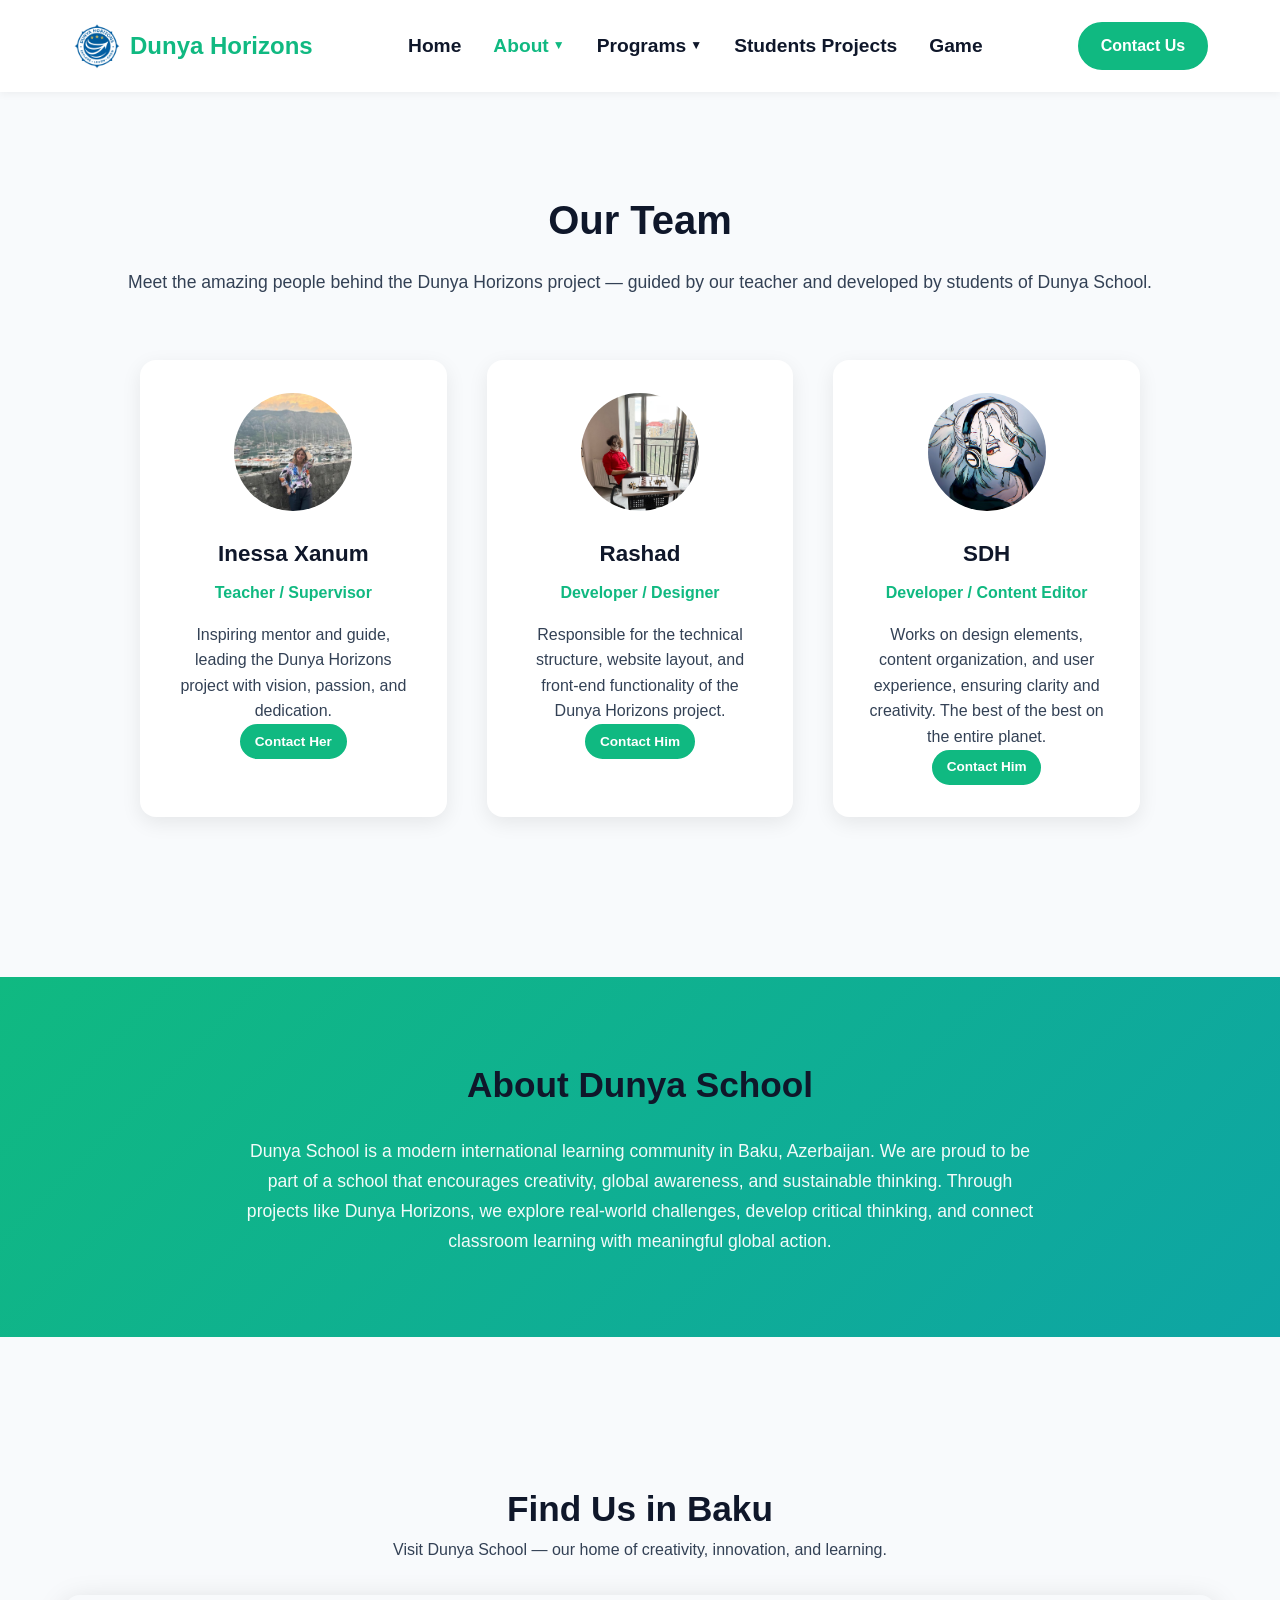
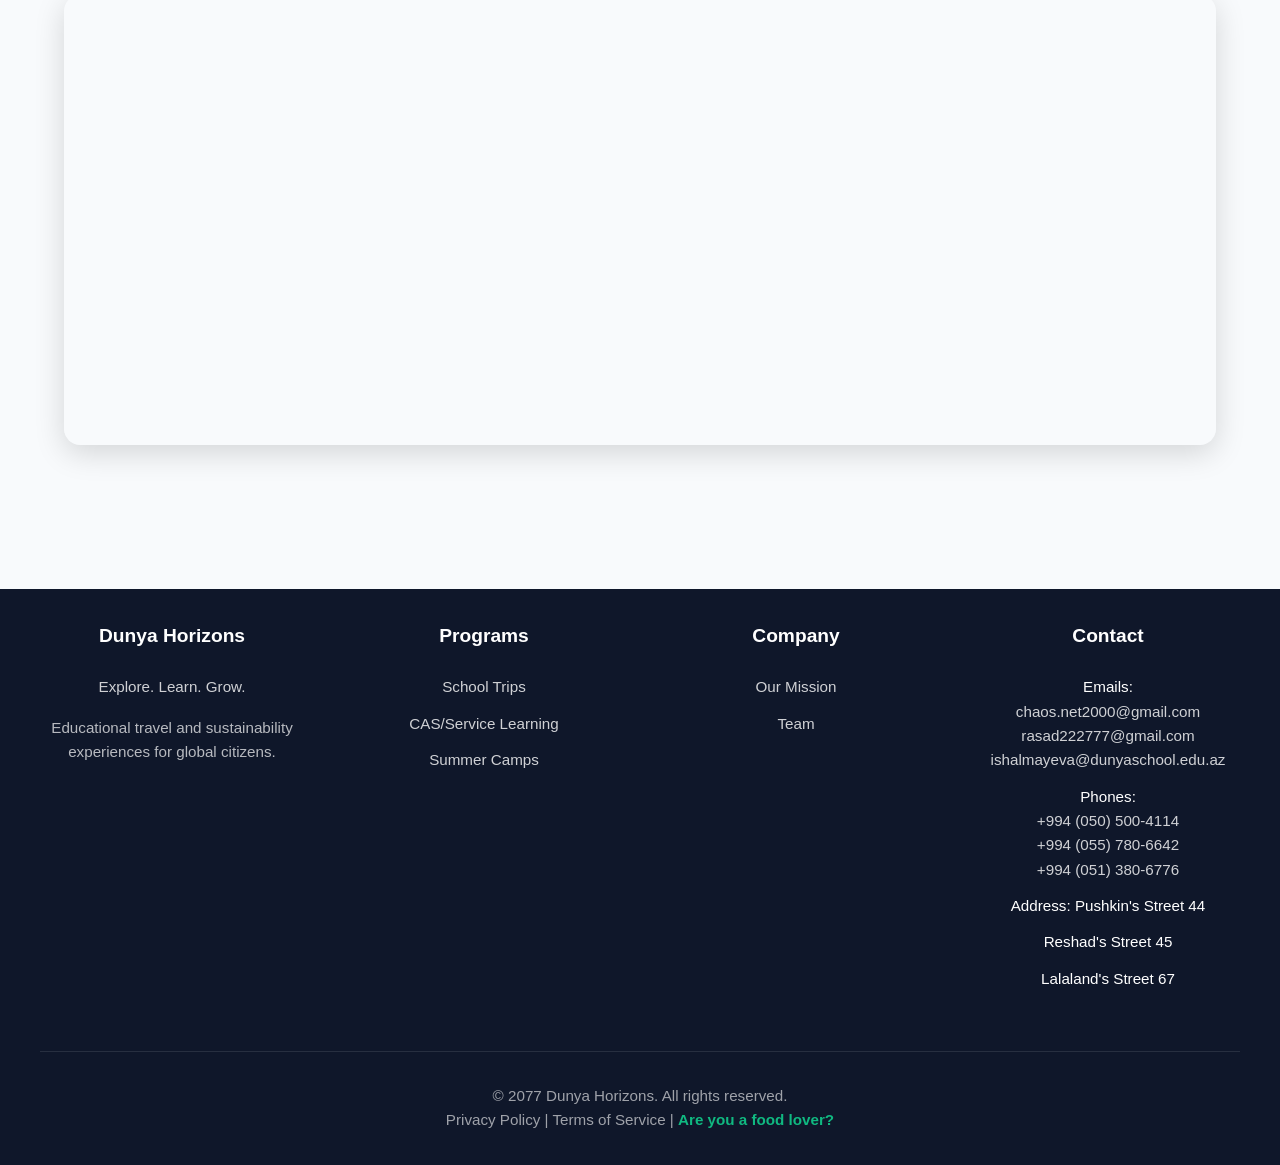
<file: team.html>
<!DOCTYPE html>
<html lang="en">
<head>
    <meta charset="UTF-8">
    <meta name="viewport" content="width=device-width, initial-scale=1.0">
    <title>Our Team - Dunya Horizons</title>
    <meta name="description" content="Meet the Dunya Horizons team — the teacher and students from Dunya School who created this educational project.">
    <link rel="stylesheet" href="css/nice.css">
    <link rel="icon" type="image/png" href="img/horizon.png">
    <style>
        body {
            background: var(--bg);
            font-family: 'Inter', sans-serif;
            margin: 0;
            color: var(--body);
        }

        /* --- Header --- */
        .header {
            background: var(--white);
            box-shadow: 0 2px 8px rgba(0,0,0,0.05);
            position: sticky;
            top: 0;
            width: 100%;
            z-index: 1000;
        }

        .header-content {
            max-width: 1200px;
            margin: 0 auto;
            display: flex;
            justify-content: space-between;
            align-items: center;
            padding: 1rem 2rem;
        }

        .logo {
            display: flex;
            align-items: center;
            font-weight: 700;
            color: var(--primary);
            font-family: 'Poppins', sans-serif;
            text-decoration: none;
            font-size: 1.5rem;
        }

        .logo img {
            height: 50px;
            margin-right: 0.5rem;
        }

        nav ul {
            list-style: none;
            display: flex;
            gap: 1.5rem;
            margin: 0;
            padding: 0;
        }

        nav a {
            text-decoration: none;
            color: var(--heading);
            font-weight: 500;
            transition: color 0.2s ease;
        }

        nav a:hover {
            color: var(--primary);
        }

        .contact-btn {
            background: var(--primary);
            color: white;
            padding: 0.6rem 1.3rem;
            border-radius: 50px;
            text-decoration: none;
            font-weight: 600;
            transition: background 0.3s ease;
        }

        .contact-btn:hover {
            background: var(--secondary);
        }

        /* --- Team Section --- */
        .team-section {
            padding: 6rem 2rem;
            text-align: center;
        }

        .team-section h1 {
            font-size: 2.5rem;
            color: var(--heading);
            margin-bottom: 1rem;
        }

        .team-section p {
            font-size: 1.1rem;
            color: var(--body);
            margin-bottom: 4rem;
        }

        .team-grid {
            display: grid;
            grid-template-columns: repeat(auto-fit, minmax(280px, 1fr));
            gap: 2.5rem;
            max-width: 1000px;
            margin: 0 auto;
        }

        .team-card {
            background: var(--white);
            border-radius: 16px;
            box-shadow: 0 6px 20px rgba(0,0,0,0.08);
            padding: 2rem;
            transition: all 0.3s ease;
        }

        .team-card:hover {
            transform: translateY(-6px);
            box-shadow: 0 12px 30px rgba(0,0,0,0.12);
        }

        .team-photo {
            width: 120px;
            height: 120px;
            border-radius: 50%;
            background: linear-gradient(135deg, var(--primary), var(--secondary));
            margin: 0 auto 1.5rem;
            display: flex;
            align-items: center;
            justify-content: center;
            color: white;
            font-size: 2rem;
            font-weight: 700;
        }

        .team-name {
            font-size: 1.4rem;
            font-weight: 700;
            color: var(--heading);
        }

        .team-role {
            color: var(--primary);
            font-weight: 600;
            margin-top: 0.5rem;
        }

        .team-desc {
            margin-top: 1rem;
            font-size: 1rem;
            color: var(--body);
            line-height: 1.6;
        }

        /* --- Dunya School Section --- */
        .school-section {
            background: linear-gradient(135deg, var(--primary), var(--secondary));
            color: white;
            padding: 5rem 2rem;
            text-align: center;
            margin-top: 4rem;
        }

        .school-section h2 {
            font-size: 2.2rem;
            margin-bottom: 1.5rem;
        }

        .school-section p {
            font-size: 1.1rem;
            max-width: 800px;
            margin: 0 auto;
            line-height: 1.7;
            color: rgba(255,255,255,0.95);
        }

        /* --- Footer --- */
        footer {
            background: var(--heading);
            color: var(--white);
            padding: 2rem 0;
            text-align: center;
            font-size: 0.95rem;
        }

        footer a {
            color: var(--primary);
            text-decoration: none;
        }
    </style>
</head>
<body>
    <!-- Header -->
        <header class="header" id="header">
        <div class="header-content">
            <a href="index.html#home" class="logo">
                <img src="img/horizon.png" alt="Dunya Horizons logo" class="logo-image">
                Dunya Horizons
            </a>            
            <nav>
                <ul class="nav-menu" id="navMenu">
                    <li class="nav-item">
                        <a href="index.html#home" class="nav-link">Home</a>
                    </li>
                    <li class="nav-item">
                        <a href="mission.html" class="nav-link active">
                            About
                            <span class="dropdown-arrow">▼</span>
                        </a>
                        <div class="dropdown">
                            <a href="mission.html">Our Mission</a>
                            <a href="team.html" class="active">Team</a>
    
                        </div>
                    </li>
                    <li class="nav-item">
                        <a href="index.html#programs" class="nav-link">
                            Programs
                            <span class="dropdown-arrow">▼</span>
                        </a>
                        <div class="dropdown">
                            <a href="trips.html">School Trips</a>
                            <a href="cas.html">CAS/Service Learning</a>
                            <a href="camps.html">Summer Camps</a>
                        </div>
                    </li>
                    <li class="nav-item">
                        <a href="index.html#blog" class="nav-link">Students Projects</a>
                    </li>
                    <li class="nav-item">
                        <a href="game.html" class="nav-link">Game</a>
                    </li>
                    <!-- <li class="nav-item">
                        <a href="index.html#blog" class="nav-link">
                            Blog
                            <span class="dropdown-arrow">▼</span>
                        </a>
                        <div class="dropdown">
                            <a href="index.html#field-notes"></a>
                            <a href="index.html#sustainability-blog">Sustainability</a>
                            <a href="index.html#students">Student Stories</a>
                            <a href="index.html#tips">Tips & Guides</a>
                        </div>
                    </li> -->
                </ul>
            </nav>

            <div class="nav-item contact-menu">
                <a href="contactus.html" class="contact-btn">
                    Contact Us
                </a>
            </div>

            <button class="burger" id="burger" aria-label="Toggle menu">
                <span></span>
                <span></span>
                <span></span>
            </button>
        </div>
    </header>

    <!-- Team Section -->
    <section class="team-section">
        <h1>Our Team</h1>
        <p>Meet the amazing people behind the Dunya Horizons project — guided by our teacher and developed by students of Dunya School.</p>

        <div class="team-grid">
            <div class="team-card">
                <div class="team-photo" style="background-image: url('img/inessa.jpeg'); border-radius: 60%; border: 1px solid transparent; background-clip: padding-box; background-origin: border-box; background-size: cover;"></div>
                <div class="team-name">Inessa Xanum</div>
                <div class="team-role">Teacher / Supervisor</div>
                <div class="team-desc">
                    Inspiring mentor and guide, leading the Dunya Horizons project with vision, passion, and dedication.
                </div>
                    <a href="contactus.html" 
                    class="contact-btn" 
                    style="padding: 0.3rem 0.8rem; font-size: 0.85rem; display: inline-block; width: auto;">
                    Contact Her
                </a>

            </div>

            <div class="team-card">
                <div class="team-photo" style="background-image: url('img/Rog.jpeg'); border-radius: 60%; border: 1px solid transparent; background-clip: padding-box; background-origin: border-box; background-size: cover;"></div>
                <div class="team-name">Rashad</div>
                <div class="team-role">Developer / Designer</div>
                <div class="team-desc">
                    Responsible for the technical structure, website layout, and front-end functionality of the Dunya Horizons project.
                </div>
                <div style="text-align:center;">
                <a href="contactus.html" 
                    class="contact-btn" 
                    style="padding: 0.3rem 0.8rem; font-size: 0.85rem; display: inline-block; width: auto;">
                    Contact Him
                </a>
                </div>

            </div>

            <div class="team-card">
                <div class="team-photo" style="background-image: url('img/sanku.jpg'); border-radius: 60%; border: 1px solid transparent; background-clip: padding-box; background-origin: border-box; background-size: cover;"></div>
                <div class="team-name">SDH</div>
                <div class="team-role">Developer / Content Editor</div>
                <div class="team-desc">
                    Works on design elements, content organization, and user experience, ensuring clarity and creativity. The best of the best on the entire planet.
                </div>
                <div style="text-align:center;">
                <a href="contactus.html" 
                    class="contact-btn" 
                    style="padding: 0.3rem 0.8rem; font-size: 0.85rem; display: inline-block; width: auto;">
                    Contact Him
                </a>
                </div>
        </div>
    </section>

    <!-- About Dunya School -->
    <section class="school-section">
        <h2>About Dunya School</h2>
        <p>
            Dunya School is a modern international learning community in Baku, Azerbaijan.  
            We are proud to be part of a school that encourages creativity, global awareness, and sustainable thinking.  
            Through projects like Dunya Horizons, we explore real-world challenges, develop critical thinking,  
            and connect classroom learning with meaningful global action.
        </p>
    </section>
<section class="map-section" id="location">
  <h2 style="text-align:center; color: var(--heading); font-size:2.2rem; margin-top:4rem;">Find Us in Baku</h2>
  <p style="text-align:center; color: var(--body); margin-bottom:2rem;">
    Visit Dunya School — our home of creativity, innovation, and learning.
  </p>
  <div style="display:flex; justify-content:center; margin-bottom:4rem;">
    <iframe 
      src="https://www.google.com/maps/embed?pb=!1m18!1m12!1m3!1d3039.287795604882!2d49.82578547585466!3d40.38860837144655!2m3!1f0!2f0!3f0!3m2!1i1024!2i768!4f13.1!3m3!1m2!1s0x40307dce3b20f5c3%3A0x4035aee8b2a924c5!2sDunya%20School!5e0!3m2!1sen!2saz!4v1730152464123!5m2!1sen!2saz" 
      width="90%" 
      height="450" 
      style="border:0; border-radius:16px; box-shadow:0 8px 30px rgba(0,0,0,0.15);" 
      allowfullscreen="" 
      loading="lazy" 
      referrerpolicy="no-referrer-when-downgrade">
    </iframe>
  </div>
</section>
    <!-- Footer -->
     <footer>
        <div class="container">
            <div class="footer-content">
                <div class="footer-section">
                    <h3>Dunya Horizons</h3>
                    <p style="color: rgba(255,255,255,0.8); margin-bottom: 1rem;">Explore. Learn. Grow.</p>
                    <p style="color: rgba(255,255,255,0.7); font-size: 0.95rem;">Educational travel and sustainability experiences for global citizens.</p>
                </div>
                <div class="footer-section">
                    <h3>Programs</h3>
                    <ul class="footer-links">
                        <li><a href="trips.html">School Trips</a></li>
                        <li><a href="cas.html">CAS/Service Learning</a></li>
                        <li><a href="camps.html">Summer Camps</a></li>
                    </ul>
                </div>
                <div class="footer-section">
                    <h3>Company</h3>
                    <ul class="footer-links">
                        <li><a href="mission.html">Our Mission</a></li>
                        <li><a href="team.html">Team</a></li>
                    </ul>
                </div>
                <div class="footer-section">
                    <h3>Contact</h3>
                    <ul class="footer-links">
                    <ul class="footer-links">
                        <li>Emails: <br><a href="mailto:chaos.net2000@gmail.com">chaos.net2000@gmail.com</br></a>
                        <a href="mailto:rasad222777@gmail.com">rasad222777@gmail.com</a>
                        <a href="mailto:ishalmayeva@dunyaschool.edu.az">ishalmayeva@dunyaschool.edu.az</a></li>
                        <li>Phones:<br><a href="tel:+9940505004114">+994 (050) 500-4114</a><br>
                        <a href="tel:+9940557806642">+994 (055) 780-6642</a><br>
                        <a href="tel:+9940513706776">+994 (051) 380-6776</a></li>

                        <li>Address: Pushkin's Street 44</li>
                        <li>Reshad's Street 45</li>
                        <li>Lalaland's Street 67</li>
                    </ul>
                </div>
            </div>
            <div class="footer-bottom">
                <p>
                &copy; 2077 Dunya Horizons. All rights reserved. <br>
                <a href="index.html#privacy" style="color: inherit;">Privacy Policy</a> |
                <a href="index.html#terms" style="color: inherit;">Terms of Service</a> |
                <a href="food.html" style="color: var(--primary); font-weight: 600;">Are you a food lover?</a>
                </p> 
           </div>
        </div>
    </footer>
    <script>
        // Mobile navigation
        const burger = document.getElementById('burger');
        const navMenu = document.getElementById('navMenu');
        const navItems = document.querySelectorAll('.nav-item');
        const navLinks = document.querySelectorAll('.nav-link');
        const dropdownLinks = navMenu ? navMenu.querySelectorAll('.dropdown a') : [];

        if (burger) {
            burger.setAttribute('aria-expanded', 'false');
        }

        const setMenuState = (isOpen) => {
            if (!navMenu) return;
            navMenu.classList.toggle('active', isOpen);
            document.body.classList.toggle('nav-open', isOpen);
            if (burger) {
                burger.classList.toggle('is-active', isOpen);
                burger.setAttribute('aria-expanded', String(isOpen));
            }
        };

        if (burger && navMenu) {
            burger.addEventListener('click', () => {
                const nextState = !navMenu.classList.contains('active');
                setMenuState(nextState);
            });
        }

        const closeMenuOnLink = (link) => {
            link.addEventListener('click', () => {
                if (window.innerWidth <= 768) {
                    setMenuState(false);
                    navItems.forEach(item => item.classList.remove('mobile-open'));
                }
            });
        };

        navItems.forEach(item => {
            const link = item.querySelector('.nav-link');
            if (link && link.querySelector('.dropdown-arrow')) {
                link.addEventListener('click', (e) => {
                    if (window.innerWidth <= 768) {
                        e.preventDefault();
                        item.classList.toggle('mobile-open');
                    }
                });
            }
        });

        navLinks.forEach(link => {
            if (!link.querySelector('.dropdown-arrow')) {
                closeMenuOnLink(link);
            }
        });

        dropdownLinks.forEach(closeMenuOnLink);

        window.addEventListener('resize', () => {
            if (window.innerWidth > 768) {
                setMenuState(false);
                navItems.forEach(item => item.classList.remove('mobile-open'));
            }
        });

        // Header scroll effect
        const header = document.getElementById('header');
        window.addEventListener('scroll', () => {
            if (window.scrollY > 50) {
                header.classList.add('scrolled');
            } else {
                header.classList.remove('scrolled');
            }
        });

        // Active nav link on scroll
        const sections = document.querySelectorAll('section[id]');

        window.addEventListener('scroll', () => {
            let current = '';
            sections.forEach(section => {
                const sectionTop = section.offsetTop;
                const sectionHeight = section.clientHeight;
                if (window.scrollY >= (sectionTop - 200)) {
                    current = section.getAttribute('id');
                }
            });

            navLinks.forEach(link => {
                const href = link.getAttribute('href');
                if (!href || !href.startsWith('#')) return;

                link.classList.remove('active');
                if (href === `#${current}`) {
                    link.classList.add('active');
                }
            });
        });

        // Counter animation
        const counters = document.querySelectorAll('.stat-number');
        const speed = 200;
        let hasAnimated = false;

        const animateCounters = () => {
            if (hasAnimated) return;
            
            const counterSection = document.getElementById('impact');
            const rect = counterSection.getBoundingClientRect();
            
            if (rect.top < window.innerHeight && rect.bottom >= 0) {
                hasAnimated = true;
                counters.forEach(counter => {
                    const target = +counter.getAttribute('data-target');
                    const increment = target / speed;
                    
                    const updateCount = () => {
                        const count = +counter.innerText;
                        if (count < target) {
                            counter.innerText = Math.ceil(count + increment);
                            setTimeout(updateCount, 10);
                        } else {
                            counter.innerText = target;
                        }
                    };
                    updateCount();
                });
            }
        };

        window.addEventListener('scroll', animateCounters);

        // Form submission (AJAX + automatic fallback)
        const contactForm = document.getElementById('contactForm');
        const formMessage = document.getElementById('formMessage');
        const submitBtn = contactForm.querySelector('.submit-btn');
        const replytoHidden = contactForm.querySelector('input[name="_replyto"]');

        contactForm.addEventListener('submit', async (e) => {
            e.preventDefault();
            
            // honeypot check
            if (contactForm.honeypot.value) return;

            // Basic validation
            const name = contactForm.name.value.trim();
            const email = contactForm.email.value.trim();
            const school = contactForm.school.value.trim();
            const country = contactForm.country.value.trim();
            const emailOk = /^[^\s@]+@[^\s@]+\.[^\s@]+$/.test(email);

            if (!name || !emailOk || !school || !country) {
                formMessage.className = 'form-message error';
                formMessage.style.display = 'block';
                formMessage.textContent = 'Please complete all required fields correctly (Full Name, Email, School/Organization, Country).';
                return;
            }

            // UI state
            submitBtn.disabled = true;
            formMessage.className = 'form-message';
            formMessage.style.display = 'block';
            formMessage.setAttribute('role', 'status');
            formMessage.setAttribute('aria-live', 'polite');
            formMessage.textContent = 'Sending...';

            const payload = {
                name,
                email,
                organization: school,
                country,
                program: contactForm.program.value || '',
                message: contactForm.message.value.trim(),
                _subject: 'Plan Your Journey Inquiry',
                _template: 'table',
                _captcha: 'false',
                _from: 'chaos.net2000@gmail.com',
                _replyto: email
            };

            try {
                const response = await fetch('https://formsubmit.co/ajax/chaos.net2000@gmail.com', {
                    method: 'POST',
                    headers: {
                        'Content-Type': 'application/json',
                        'Accept': 'application/json'
                    },
                    body: JSON.stringify(payload)
                });

                if (!response.ok) throw new Error('Send error');

                formMessage.className = 'form-message success';
                formMessage.textContent = 'Thank you! We have received your message and will contact you soon.';
                contactForm.reset();
            } catch (error) {
                // Fallback to standard POST if AJAX fails
                formMessage.className = 'form-message';
                formMessage.textContent = 'Connection is unstable. Switching to standard submission...';
                if (replytoHidden) replytoHidden.value = email;
                HTMLFormElement.prototype.submit.call(contactForm);
            } finally {
                submitBtn.disabled = false;
            }
        });

        // Smooth scroll for all anchor links
        document.querySelectorAll('a[href^="#"]').forEach(anchor => {
            anchor.addEventListener('click', function (e) {
                const href = this.getAttribute('href');
                if (href !== '#' && document.querySelector(href)) {
                    e.preventDefault();
                    const target = document.querySelector(href);
                    target.scrollIntoView({
                        behavior: 'smooth',
                        block: 'start'
                    });
                    // Close mobile menu if open
                    if (window.innerWidth <= 768) {
                        setMenuState(false);
                        navItems.forEach(item => item.classList.remove('mobile-open'));
                    }
                }
            });
        });

        // Keyboard navigation for dropdowns
        document.querySelectorAll('.dropdown a').forEach(link => {
            link.addEventListener('keydown', (e) => {
                if (e.key === 'Escape') {
                    link.closest('.nav-item').querySelector('.nav-link').focus();
                }
            });
        });
    </script>
</body>
</html>
</file>
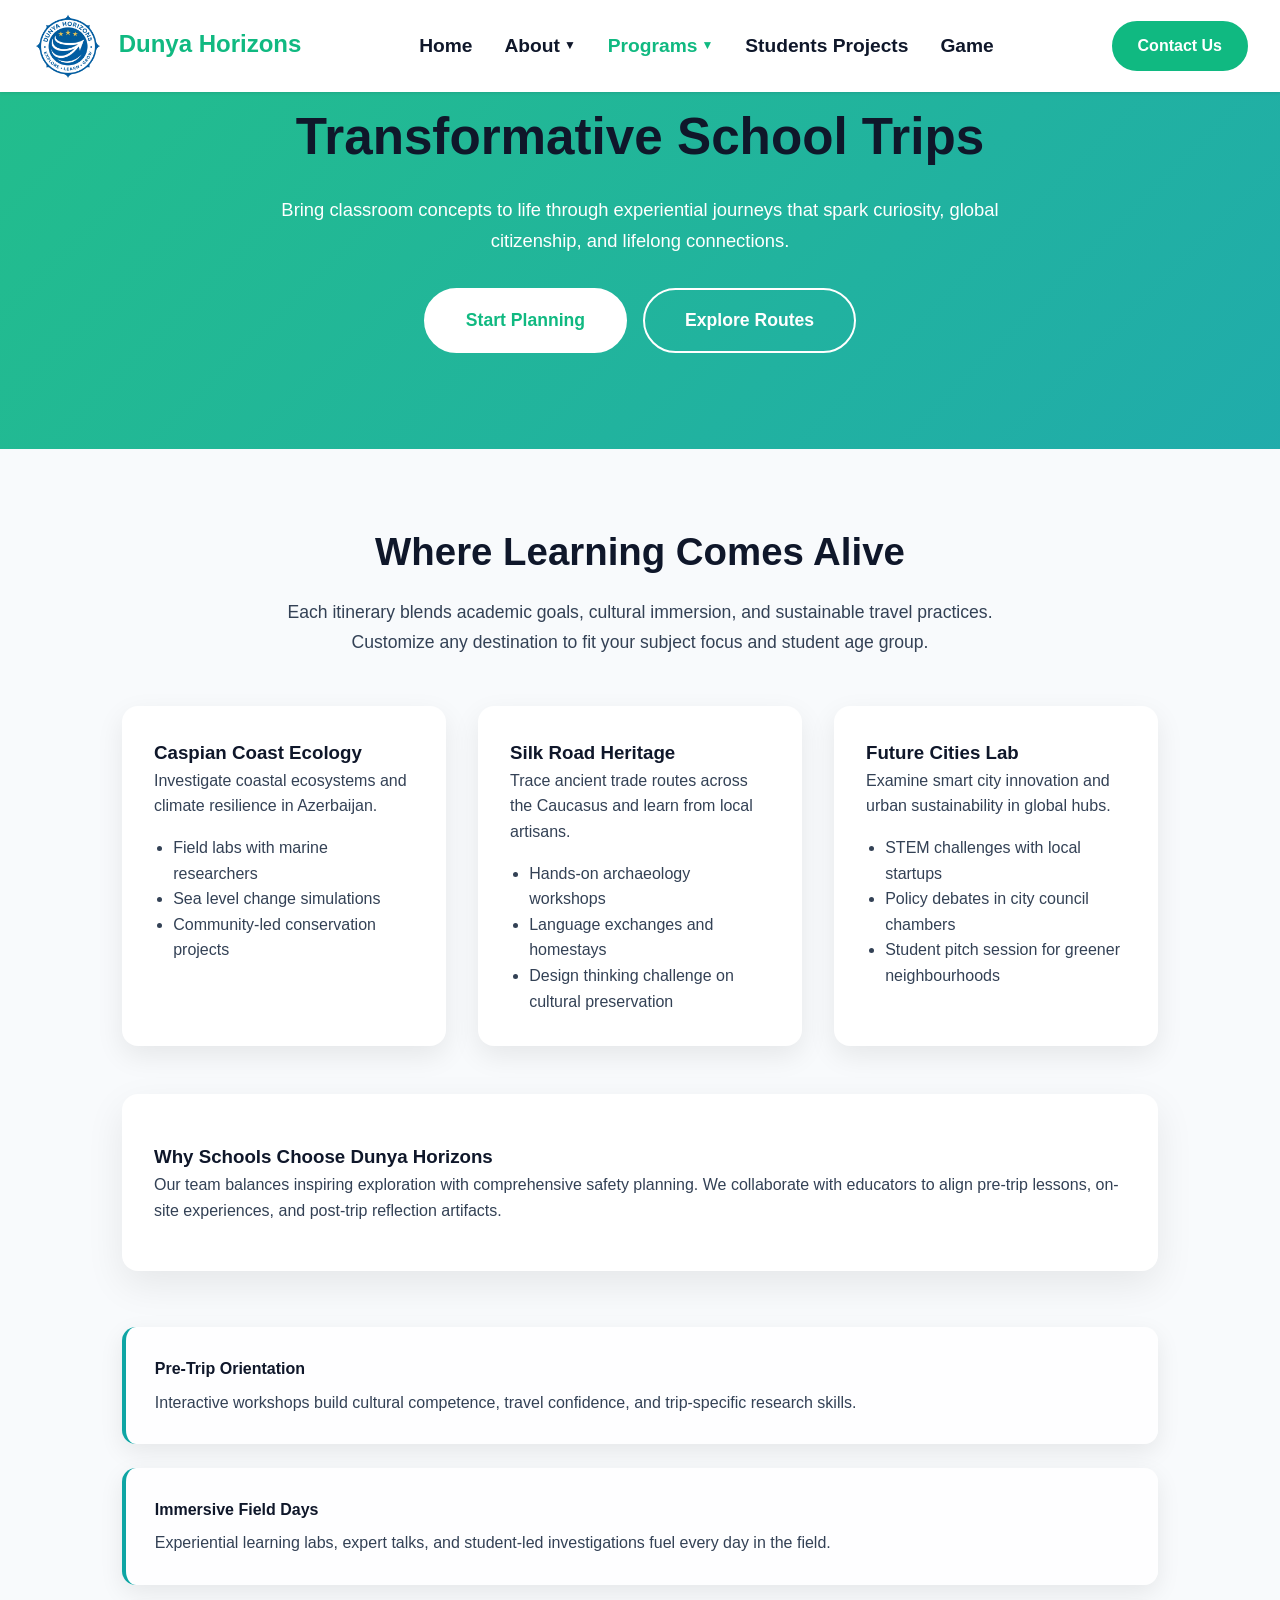
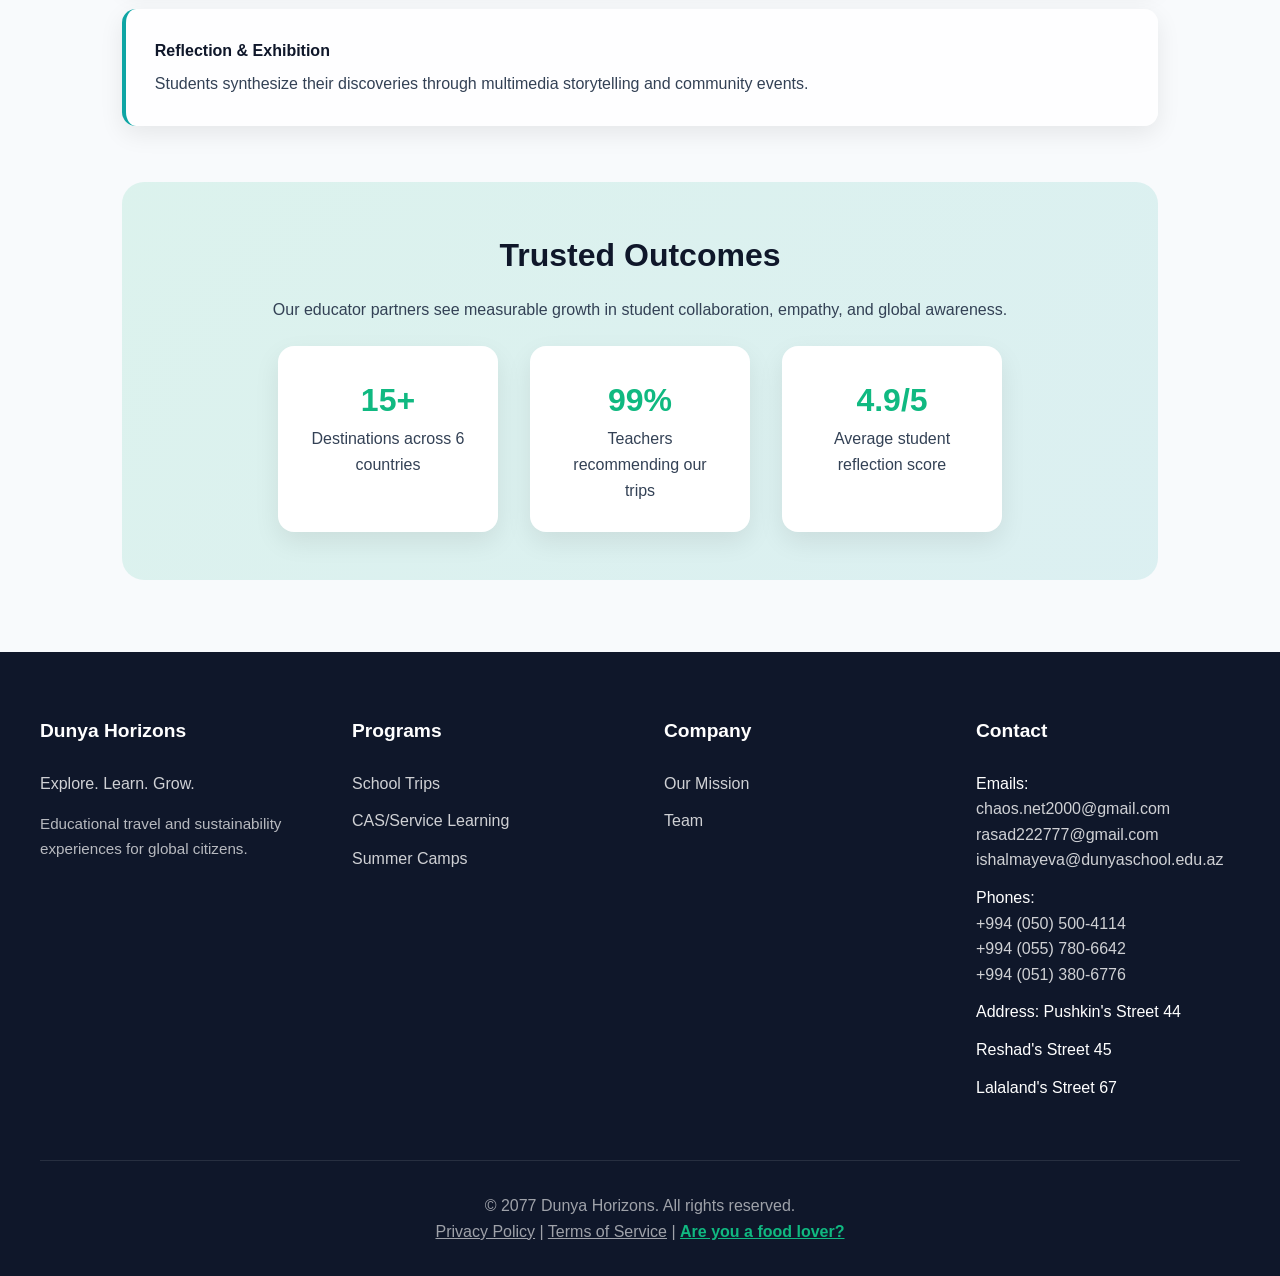
<file: trips.html>
<!DOCTYPE html>
<html lang="en">
<head>
    <meta charset="UTF-8">
    <meta name="viewport" content="width=device-width, initial-scale=1.0">
    <title>School Trips - Dunya Horizons</title>
    <meta name="description" content="Curriculum-aligned school trips that combine global exploration with real-world learning opportunities.">
    <link rel="stylesheet" href="css/nice.css">
    <link rel="icon" type="image/png" href="img/horizon.png">
    <style>
        body {
            background: var(--bg);
            font-family: 'Inter', sans-serif;
            margin: 0;
            color: var(--body);
        }

        .trips-hero {
            background: linear-gradient(135deg, rgba(16, 185, 129, 0.92), rgba(14, 165, 164, 0.92));
            color: var(--white);
            text-align: center;
            padding: 6rem 2rem;
        }

        .trips-hero h1 {
            font-size: clamp(2.4rem, 4vw, 3.2rem);
            margin-bottom: 1rem;
        }

        .trips-hero p {
            max-width: 760px;
            margin: 0 auto 2rem;
            font-size: 1.15rem;
            line-height: 1.7;
        }

        .trips-hero .cta-group {
            display: flex;
            flex-wrap: wrap;
            justify-content: center;
            gap: 1rem;
        }

        .trips-section {
            max-width: 1100px;
            margin: 0 auto;
            padding: 4.5rem 2rem;
        }

        .trips-section h2 {
            text-align: center;
            color: var(--heading);
            font-size: clamp(2rem, 3vw, 2.6rem);
            margin-bottom: 1rem;
        }

        .trips-section p.section-lead {
            text-align: center;
            max-width: 720px;
            margin: 0 auto 3rem;
            font-size: 1.1rem;
            color: var(--body);
            line-height: 1.7;
        }

        .destinations-grid {
            display: grid;
            grid-template-columns: repeat(auto-fit, minmax(280px, 1fr));
            gap: 2rem;
        }

        .destination-card {
            background: var(--white);
            border-radius: 16px;
            box-shadow: 0 10px 28px rgba(0, 0, 0, 0.08);
            padding: 2rem;
            transition: transform 0.3s ease, box-shadow 0.3s ease;
        }

        .destination-card:hover {
            transform: translateY(-6px);
            box-shadow: 0 14px 34px rgba(0, 0, 0, 0.12);
        }

        .destination-card h3 {
            margin-top: 0;
            color: var(--heading);
        }

        .destination-card ul {
            padding-left: 1.2rem;
            margin: 1rem 0 0;
        }

        .experience-highlight {
            background: var(--white);
            border-radius: 16px;
            padding: 3rem 2rem;
            box-shadow: 0 14px 38px rgba(0, 0, 0, 0.08);
            margin-top: 3rem;
        }

        .experience-highlight h3 {
            margin-top: 0;
            color: var(--heading);
        }

        .itinerary-timeline {
            margin-top: 3.5rem;
            display: grid;
            gap: 1.5rem;
        }

        .itinerary-card {
            background: rgba(255, 255, 255, 0.9);
            border-left: 4px solid var(--secondary);
            border-radius: 14px;
            padding: 1.8rem;
            box-shadow: 0 8px 24px rgba(0, 0, 0, 0.08);
        }

        .itinerary-card h4 {
            margin: 0 0 0.5rem;
            color: var(--heading);
        }

        .trip-metrics {
            margin-top: 3.5rem;
            background: linear-gradient(135deg, rgba(16, 185, 129, 0.12), rgba(14, 165, 164, 0.12));
            border-radius: 22px;
            padding: 3rem 2rem;
            text-align: center;
        }

        .trip-metrics h3 {
            color: var(--heading);
            font-size: 2rem;
            margin-bottom: 1rem;
        }

        .metrics-grid {
            display: flex;
            flex-wrap: wrap;
            justify-content: center;
            gap: 2rem;
            margin-top: 1.5rem;
        }

        .metric {
            background: var(--white);
            border-radius: 16px;
            padding: 1.8rem;
            width: min(220px, 100%);
            box-shadow: 0 10px 26px rgba(0, 0, 0, 0.08);
        }

        .metric strong {
            display: block;
            font-size: 2rem;
            color: var(--primary);
        }

        @media (max-width: 768px) {
            .experience-highlight {
                text-align: center;
            }
        }
    </style>
</head>
<body>
    <header class="header" id="header">
        <div class="header-content">
            <a href="index.html#home" class="logo">
                <img src="img/horizon.png" alt="Dunya Horizons logo" class="logo-image">
                Dunya Horizons
            </a>
            <nav>
                <ul class="nav-menu" id="navMenu">
                    <li class="nav-item">
                        <a href="index.html#home" class="nav-link">Home</a>
                    </li>
                    <li class="nav-item">
                        <a href="mission.html" class="nav-link">
                            About
                            <span class="dropdown-arrow">▼</span>
                        </a>
                        <div class="dropdown">
                            <a href="mission.html">Our Mission</a>
                            <a href="team.html">Team</a>
                        </div>
                    </li>
                    <li class="nav-item">
                        <a href="trips.html" class="nav-link active">
                            Programs
                            <span class="dropdown-arrow">▼</span>
                        </a>
                        <div class="dropdown">
                            <a href="trips.html" class="active">School Trips</a>
                            <a href="cas.html">CAS/Service Learning</a>
                            <a href="camps.html">Summer Camps</a>
                        </div>
                    </li>
                    <li class="nav-item">
                        <a href="index.html#blog" class="nav-link">Students Projects</a>
                    </li>
                    <li class="nav-item">
                        <a href="game.html" class="nav-link">Game</a>
                    </li>
                </ul>
            </nav>

            <div class="nav-item contact-menu">
                <a href="contactus.html" class="contact-btn">
                    Contact Us
                </a>
            </div>

            <button class="burger" id="burger" aria-label="Toggle menu">
                <span></span>
                <span></span>
                <span></span>
            </button>
        </div>
    </header>

    <section class="trips-hero" id="hero">
        <h1>Transformative School Trips</h1>
        <p>Bring classroom concepts to life through experiential journeys that spark curiosity, global citizenship, and lifelong connections.</p>
        <div class="cta-group">
            <a href="contactus.html" class="btn-primary">Start Planning</a>
            <a href="#destinations" class="btn-ghost">Explore Routes</a>
        </div>
    </section>

    <section class="trips-section" id="destinations">
        <h2>Where Learning Comes Alive</h2>
        <p class="section-lead">Each itinerary blends academic goals, cultural immersion, and sustainable travel practices. Customize any destination to fit your subject focus and student age group.</p>
        <div class="destinations-grid">
            <div class="destination-card">
                <h3>Caspian Coast Ecology</h3>
                <p>Investigate coastal ecosystems and climate resilience in Azerbaijan.</p>
                <ul>
                    <li>Field labs with marine researchers</li>
                    <li>Sea level change simulations</li>
                    <li>Community-led conservation projects</li>
                </ul>
            </div>
            <div class="destination-card">
                <h3>Silk Road Heritage</h3>
                <p>Trace ancient trade routes across the Caucasus and learn from local artisans.</p>
                <ul>
                    <li>Hands-on archaeology workshops</li>
                    <li>Language exchanges and homestays</li>
                    <li>Design thinking challenge on cultural preservation</li>
                </ul>
            </div>
            <div class="destination-card">
                <h3>Future Cities Lab</h3>
                <p>Examine smart city innovation and urban sustainability in global hubs.</p>
                <ul>
                    <li>STEM challenges with local startups</li>
                    <li>Policy debates in city council chambers</li>
                    <li>Student pitch session for greener neighbourhoods</li>
                </ul>
            </div>
        </div>

        <div class="experience-highlight">
            <h3>Why Schools Choose Dunya Horizons</h3>
            <p>Our team balances inspiring exploration with comprehensive safety planning. We collaborate with educators to align pre-trip lessons, on-site experiences, and post-trip reflection artifacts.</p>
        </div>

        <div class="itinerary-timeline">
            <div class="itinerary-card">
                <h4>Pre-Trip Orientation</h4>
                <p>Interactive workshops build cultural competence, travel confidence, and trip-specific research skills.</p>
            </div>
            <div class="itinerary-card">
                <h4>Immersive Field Days</h4>
                <p>Experiential learning labs, expert talks, and student-led investigations fuel every day in the field.</p>
            </div>
            <div class="itinerary-card">
                <h4>Reflection & Exhibition</h4>
                <p>Students synthesize their discoveries through multimedia storytelling and community events.</p>
            </div>
        </div>

        <div class="trip-metrics">
            <h3>Trusted Outcomes</h3>
            <p>Our educator partners see measurable growth in student collaboration, empathy, and global awareness.</p>
            <div class="metrics-grid">
                <div class="metric">
                    <strong>15+</strong>
                    Destinations across 6 countries
                </div>
                <div class="metric">
                    <strong>99%</strong>
                    Teachers recommending our trips
                </div>
                <div class="metric">
                    <strong>4.9/5</strong>
                    Average student reflection score
                </div>
            </div>
        </div>
    </section>

    <footer>
        <div class="container">
            <div class="footer-content">
                <div class="footer-section">
                    <h3>Dunya Horizons</h3>
                    <p style="color: rgba(255,255,255,0.8); margin-bottom: 1rem;">Explore. Learn. Grow.</p>
                    <p style="color: rgba(255,255,255,0.7); font-size: 0.95rem;">Educational travel and sustainability experiences for global citizens.</p>
                </div>
                <div class="footer-section">
                    <h3>Programs</h3>
                    <ul class="footer-links">
                        <li><a href="trips.html">School Trips</a></li>
                        <li><a href="cas.html">CAS/Service Learning</a></li>
                        <li><a href="camps.html">Summer Camps</a></li>
                    </ul>
                </div>
                <div class="footer-section">
                    <h3>Company</h3>
                    <ul class="footer-links">
                        <li><a href="mission.html">Our Mission</a></li>
                        <li><a href="team.html">Team</a></li>
                    </ul>
                </div>
                <div class="footer-section">
                    <h3>Contact</h3>
                    <ul class="footer-links">
                    <ul class="footer-links">
                        <li>Emails: <br><a href="mailto:chaos.net2000@gmail.com">chaos.net2000@gmail.com</br></a>
                        <a href="mailto:rasad222777@gmail.com">rasad222777@gmail.com</a>
                        <a href="mailto:ishalmayeva@dunyaschool.edu.az">ishalmayeva@dunyaschool.edu.az</a></li>
                        <li>Phones:<br><a href="tel:+9940505004114">+994 (050) 500-4114</a><br>
                        <a href="tel:+9940557806642">+994 (055) 780-6642</a><br>
                        <a href="tel:+9940513706776">+994 (051) 380-6776</a></li>

                        <li>Address: Pushkin's Street 44</li>
                        <li>Reshad's Street 45</li>
                        <li>Lalaland's Street 67</li>
                    </ul>
                </div>
            </div>
            <div class="footer-bottom">
                <p>
                &copy; 2077 Dunya Horizons. All rights reserved. <br>
                <a href="index.html#privacy" style="color: inherit;">Privacy Policy</a> |
                <a href="index.html#terms" style="color: inherit;">Terms of Service</a> |
                <a href="food.html" style="color: var(--primary); font-weight: 600;">Are you a food lover?</a>
                </p> 
           </div>
        </div>
    </footer>

    <script>
        // Mobile navigation
        const burger = document.getElementById('burger');
        const navMenu = document.getElementById('navMenu');
        const navItems = document.querySelectorAll('.nav-item');
        const navLinks = document.querySelectorAll('.nav-link');
        const dropdownLinks = navMenu ? navMenu.querySelectorAll('.dropdown a') : [];

        if (burger) {
            burger.setAttribute('aria-expanded', 'false');
        }

        const setMenuState = (isOpen) => {
            if (!navMenu) return;
            navMenu.classList.toggle('active', isOpen);
            document.body.classList.toggle('nav-open', isOpen);
            if (burger) {
                burger.classList.toggle('is-active', isOpen);
                burger.setAttribute('aria-expanded', String(isOpen));
            }
        };

        if (burger && navMenu) {
            burger.addEventListener('click', () => {
                const nextState = !navMenu.classList.contains('active');
                setMenuState(nextState);
            });
        }

        const closeMenuOnLink = (link) => {
            link.addEventListener('click', () => {
                if (window.innerWidth <= 768) {
                    setMenuState(false);
                    navItems.forEach(item => item.classList.remove('mobile-open'));
                }
            });
        };

        navItems.forEach(item => {
            const link = item.querySelector('.nav-link');
            if (link && link.querySelector('.dropdown-arrow')) {
                link.addEventListener('click', (e) => {
                    if (window.innerWidth <= 768) {
                        e.preventDefault();
                        item.classList.toggle('mobile-open');
                    }
                });
            }
        });

        navLinks.forEach(link => {
            if (!link.querySelector('.dropdown-arrow')) {
                closeMenuOnLink(link);
            }
        });

        dropdownLinks.forEach(closeMenuOnLink);

        window.addEventListener('resize', () => {
            if (window.innerWidth > 768) {
                setMenuState(false);
                navItems.forEach(item => item.classList.remove('mobile-open'));
            }
        });

        const header = document.getElementById('header');
        window.addEventListener('scroll', () => {
            if (window.scrollY > 50) {
                header.classList.add('scrolled');
            } else {
                header.classList.remove('scrolled');
            }
        });

        const sections = document.querySelectorAll('section[id]');

        window.addEventListener('scroll', () => {
            let current = '';
            sections.forEach(section => {
                const sectionTop = section.offsetTop;
                const sectionHeight = section.clientHeight;
                if (window.scrollY >= (sectionTop - 200)) {
                    current = section.getAttribute('id');
                }
            });

            navLinks.forEach(link => {
                if (link.getAttribute('href')?.startsWith('#')) {
                    link.classList.remove('active');
                    if (link.getAttribute('href') === `#${current}`) {
                        link.classList.add('active');
                    }
                }
            });
        });
    </script>
</body>
</html>
</file>
<file: css/nice.css>
* {
            margin: 0;
            padding: 0;
            box-sizing: border-box;
        }

        :root {
            --primary: #10B981;
            --secondary: #0EA5A4;
            --heading: #0F172A;
            --body: #334155;
            --bg: #F8FAFC;
            --white: #ffffff;
        }

        body {
            font-family: 'Inter', -apple-system, BlinkMacSystemFont, sans-serif;
            color: var(--body);
            background: var(--bg);
            line-height: 1.6;
            overflow-x: hidden;
        }

        html {
            scroll-behavior: smooth;
        }

        body.nav-open {
            overflow: hidden;
        }

        img,
        video {
            max-width: 100%;
            height: auto;
        }

        iframe {
            max-width: 100%;
        }

        h1, h2, h3, h4 {
            font-family: 'Poppins', sans-serif;
            color: var(--heading);
            font-weight: 800;
        }

        /* Header */
        .header {
            position: fixed;
            top: 0;
            left: 0;
            right: 0;
            height: 92px;
            background: var(--white);
            z-index: 1000;
            transition: all 0.3s ease;
            box-shadow: 0 1px 3px rgba(0,0,0,0.1);
        }

        .header.scrolled {
            height: 84px;
            background: rgba(255,255,255,0.95);
            backdrop-filter: blur(10px);
        }

        .header-content {
            max-width: 1280px;
            margin: 0 auto;
            padding: 0 2rem;
            height: 100%;
            display: flex;
            align-items: center;
            justify-content: space-between;
        }

        .logo {
            font-size: 1.5rem;
            font-weight: 700;
            color: var(--primary);
            text-decoration: none;
            font-family: 'Poppins', sans-serif;
        }

        .nav-menu {
            display: flex;
            gap: 2rem;
            list-style: none;
            align-items: center;
        }

        .nav-item {
            position: relative;
        }

        .nav-link {
            color: var(--heading);
            text-decoration: none;
            padding: 0.5rem 0;
            display: flex;
            align-items: center;
            gap: 0.25rem;
            transition: color 0.2s;
            font-weight: 650;
            font-size: 1.2rem;
        }

        .nav-link:hover, .nav-link:focus {
            color: var(--primary);
            outline: none;
        }

        .nav-link.active {
            color: var(--primary);
        }

        .dropdown-arrow {
            font-size: 0.75rem;
            transition: transform 0.2s;
        }

        .nav-item:hover .dropdown-arrow {
            transform: rotate(180deg);
        }

        .dropdown {
            position: absolute;
            top: 100%;
            left: 0;
            background: var(--white);
            min-width: 220px;
            padding: 0.5rem 0;
            border-radius: 8px;
            box-shadow: 0 10px 40px rgba(0,0,0,0.15);
            opacity: 0;
            visibility: hidden;
            transform: translateY(-10px);
            transition: all 0.2s ease;
            margin-top: 1rem;
        }

        .nav-item:hover .dropdown,
        .nav-item:focus-within .dropdown {
            opacity: 1;
            visibility: visible;
            transform: translateY(0);
        }

        .dropdown a {
            display: block;
            padding: 0.75rem 1.25rem;
            color: var(--body);
            text-decoration: none;
            transition: all 0.15s;
            font-size: 1.55rem;
        }

        .dropdown a:hover,
        .dropdown a:focus {
            background: var(--bg);
            color: var(--primary);
            outline: none;
        }

        .contact-btn {
            background: var(--primary);
            color: var(--white);
            padding: 0.65rem 1.5rem;
            border-radius: 50px;
            text-decoration: none;
            font-weight: 600;
            transition: all 0.2s;
            border: 2px solid var(--primary);
            display: flex;
            align-items: center;
            gap: 0.35rem;
        }

        .contact-btn:hover {
            background: transparent;
            color: var(--primary);
            transform: translateY(-2px);
        }

        .contact-menu:hover .contact-btn {
            background: transparent;
            color: var(--primary);
            transform: translateY(-2px);
        }

        .contact-menu .dropdown a {
            overflow-wrap: anywhere;
        }

        .burger {
            display: none;
            flex-direction: column;
            gap: 5px;
            background: none;
            border: none;
            cursor: pointer;
            padding: 0.5rem;
        }

        .burger span {
            width: 25px;
            height: 3px;
            background: var(--heading);
            border-radius: 3px;
            transition: all 0.3s;
        }

        /* Hero Section */
        .hero {
            margin-top: 72px;
            min-height: 90vh;
            position: relative;
            display: flex;
            align-items: center;
            justify-content: center;
            overflow: hidden;
            background: linear-gradient(135deg, #0EA5A4 0%, #10B981 100%);
            padding: clamp(5rem, 12vw, 8rem) clamp(1.5rem, 6vw, 3rem);
        }

        .hero-bg {
            position: absolute;
            top: 0;
            left: 0;
            width: 100%;
            height: 100%;
            object-fit: cover;
            opacity: 0.3;
        }

        .hero-overlay {
            position: absolute;
            top: 0;
            left: 0;
            width: 100%;
            height: 100%;
            background: linear-gradient(135deg, rgba(14,165,164,0.85) 0%, rgba(16,185,129,0.85) 100%);
        }

        .hero-content {
            position: relative;
            z-index: 2;
            text-align: center;
            max-width: 900px;
            padding: 2rem;
            animation: fadeInUp 1s ease;
        }

        @keyframes fadeInUp {
            from {
                opacity: 0;
                transform: translateY(30px);
            }
            to {
                opacity: 1;
                transform: translateY(0);
            }
        }

        .hero h1 {
            font-size: 4rem;
            color: var(--white);
            margin-bottom: 1rem;
            font-weight: 700;
            line-height: 1.1;
        }

        .hero-subtitle {
            font-size: 1.5rem;
            color: rgba(255,255,255,0.95);
            margin-bottom: 2.5rem;
            font-weight: 400;
        }

        .hero-cta {
            display: flex;
            gap: 1.5rem;
            justify-content: center;
            flex-wrap: wrap;
        }

        .btn-primary {
            background: var(--white);
            color: var(--primary);
            padding: 1rem 2.5rem;
            border-radius: 50px;
            text-decoration: none;
            font-weight: 700;
            transition: all 0.3s;
            border: 2px solid var(--white);
            font-size: 1.1rem;
        }

        .btn-primary:hover {
            transform: translateY(-3px);
            box-shadow: 0 10px 30px rgba(0,0,0,0.2);
        }

        .btn-ghost {
            background: transparent;
            color: var(--white);
            padding: 1rem 2.5rem;
            border-radius: 50px;
            text-decoration: none;
            font-weight: 700;
            transition: all 0.3s;
            border: 2px solid var(--white);
            font-size: 1.1rem;
        }

        .btn-ghost:hover {
            background: var(--white);
            color: var(--primary);
        }

        .scroll-indicator {
            position: absolute;
            bottom: 2rem;
            left: 50%;
            transform: translateX(-50%);
            animation: bounce 2s infinite;
            cursor: pointer;
        }

        @keyframes bounce {
            0%, 20%, 50%, 80%, 100% { transform: translateX(-50%) translateY(0); }
            40% { transform: translateX(-50%) translateY(-10px); }
            60% { transform: translateX(-50%) translateY(-5px); }
        }

        .scroll-indicator svg {
            width: 30px;
            height: 30px;
            stroke: var(--white);
        }

        /* Container */
        .container {
            max-width: min(1280px, 100%);
            margin: 0 auto;
            padding: 0 clamp(1.25rem, 4vw, 2.5rem);
        }

        section {
            padding: clamp(3.5rem, 8vw, 5rem) 0;
        }

        .section-header {
            text-align: center;
            margin-bottom: 3rem;
        }

        .section-header h2 {
            font-size: 2.5rem;
            margin-bottom: 1rem;
        }

        .section-header p {
            font-size: 1.2rem;
            color: var(--body);
            max-width: 700px;
            margin: 0 auto;
        }

        /* Programs Grid */
        .programs-grid {
            display: grid;
            grid-template-columns: repeat(auto-fit, minmax(280px, 1fr));
            gap: 2rem;
        }

        .program-card {
            background: var(--white);
            padding: 2rem;
            border-radius: 16px;
            box-shadow: 0 4px 20px rgba(0,0,0,0.08);
            transition: all 0.3s;
            border: 2px solid transparent;
        }

        .program-card:hover {
            transform: translateY(-5px);
            box-shadow: 0 10px 40px rgba(0,0,0,0.12);
            border-color: var(--primary);
        }

        .program-icon {
            width: 60px;
            height: 60px;
            background: linear-gradient(135deg, var(--primary), var(--secondary));
            border-radius: 12px;
            display: flex;
            align-items: center;
            justify-content: center;
            margin-bottom: 1.5rem;
            font-size: 1.8rem;
        }

        .program-card h3 {
            font-size: 1.5rem;
            margin-bottom: 1rem;
        }

        .program-card p {
            color: var(--body);
            margin-bottom: 1.5rem;
            line-height: 1.7;
        }

        .learn-more {
            color: var(--primary);
            text-decoration: none;
            font-weight: 600;
            display: inline-flex;
            align-items: center;
            gap: 0.5rem;
            transition: gap 0.2s;
        }

        .learn-more:hover {
            gap: 0.75rem;
        }

        /* How It Works */
        .steps-grid {
            display: grid;
            grid-template-columns: repeat(auto-fit, minmax(240px, 1fr));
            gap: 2.5rem;
            margin-top: 3rem;
        }

        .step {
            text-align: center;
            position: relative;
        }

        .step-number {
            width: 70px;
            height: 70px;
            background: linear-gradient(135deg, var(--primary), var(--secondary));
            color: var(--white);
            border-radius: 50%;
            display: flex;
            align-items: center;
            justify-content: center;
            font-size: 2rem;
            font-weight: 700;
            margin: 0 auto 1.5rem;
        }

        .step h3 {
            font-size: 1.4rem;
            margin-bottom: 1rem;
        }

        /* Impact Numbers */
        .impact-stats {
            display: grid;
            grid-template-columns: repeat(auto-fit, minmax(200px, 1fr));
            gap: 3rem;
            text-align: center;
        }

        .stat {
            padding: 2rem;
        }

        .stat-number {
            font-size: 3.5rem;
            font-weight: 700;
            color: var(--primary);
            display: block;
            margin-bottom: 0.5rem;
        }

        .stat-label {
            font-size: 1.1rem;
            color: var(--body);
            font-weight: 500;
        }

        /* Testimonials */
        .testimonials-slider {
            max-width: 900px;
            margin: 0 auto;
            position: relative;
        }

        .testimonial {
            background: var(--white);
            padding: 3rem;
            border-radius: 16px;
            box-shadow: 0 4px 20px rgba(0,0,0,0.08);
            text-align: center;
        }

        .testimonial-text {
            font-size: 1.2rem;
            font-style: italic;
            margin-bottom: 2rem;
            line-height: 1.8;
        }

        .testimonial-author {
            display: flex;
            align-items: center;
            justify-content: center;
            gap: 1rem;
        }

        .author-avatar {
            width: 60px;
            height: 60px;
            border-radius: 50%;
            background: linear-gradient(135deg, var(--primary), var(--secondary));
            display: flex;
            align-items: center;
            justify-content: center;
            color: var(--white);
            font-size: 1.5rem;
            font-weight: 700;
        }

        .author-info strong {
            display: block;
            color: var(--heading);
            font-weight: 600;
        }

        .author-info span {
            color: var(--body);
            font-size: 0.95rem;
        }

        /* Partners */
        .partners-grid {
            display: flex;
            justify-content: center;
            align-items: center;
            gap: 3rem;
            flex-wrap: wrap;
            filter: grayscale(100%);
            opacity: 0.6;
            transition: all 0.3s;
        }

        .partners-grid:hover {
            filter: grayscale(0%);
            opacity: 1;
        }

        .partner-logo {
            font-size: 2rem;
            font-weight: 700;
            color: var(--body);
        }
        /* Blog Highlights */
        .blog-grid {
            display: grid;
            grid-template-columns: repeat(auto-fit, minmax(240px, 1fr));
            gap: 2rem;
        }

        .blog-card {
            background: var(--white);
            border-radius: 16px;
            overflow: hidden;
            box-shadow: 0 4px 20px rgba(0,0,0,0.08);
            transition: all 0.3s;
        }

        .blog-card:hover {
            transform: translateY(-5px);
            box-shadow: 0 10px 40px rgba(0,0,0,0.12);
        }

        .blog-image {
            width: 100%;
            height: 200px;
            background: linear-gradient(135deg, var(--primary), var(--secondary));
            display: flex;
            align-items: center;
            justify-content: center;
            font-size: 3rem;
        }

        .blog-content {
            padding: 1.5rem;
        }

        .blog-tag {
            display: inline-block;
            padding: 0.25rem 0.75rem;
            background: var(--bg);
            color: var(--primary);
            border-radius: 20px;
            font-size: 0.85rem;
            font-weight: 600;
            margin-bottom: 1rem;
        }

        .blog-card h3 {
            font-size: 1.3rem;
            margin-bottom: 0.75rem;
        }

        .blog-card p {
            color: var(--body);
            margin-bottom: 1rem;
        }

        .blog-meta {
            font-size: 0.9rem;
            color: #94a3b8;
        }

        /* Contact Form */
        .contact-section {
            background: linear-gradient(135deg, var(--primary), var(--secondary));
            color: var(--white);
        }

        .contact-section h2,
        .contact-section p {
            color: var(--white);
        }

        .contact-direct {
            margin-top: 1rem;
            font-weight: 600;
        }

        .contact-direct a {
            color: var(--white);
            text-decoration: underline;
            word-break: break-all;
        }

        .contact-direct a:hover,
        .contact-direct a:focus {
            color: #d1fae5;
        }

        .contact-page-hero {
            margin-top: 92px;
            padding: 160px 0 96px;
            background: linear-gradient(135deg, #0EA5A4 0%, #10B981 100%);
            color: var(--white);
        }

        .contact-page-hero .container {
            max-width: 960px;
        }

        .contact-page-hero h1 {
            color: var(--white);
            font-size: 2.75rem;
            margin-bottom: 1.5rem;
        }

        .contact-page-hero p {
            color: rgba(255,255,255,0.85);
            font-size: 1.15rem;
            margin-bottom: 2.5rem;
        }

        .contact-page-tag {
            display: inline-block;
            padding: 0.35rem 1rem;
            border-radius: 999px;
            border: 1px solid rgba(255,255,255,0.6);
            font-weight: 600;
            text-transform: uppercase;
            letter-spacing: 0.1em;
            font-size: 0.75rem;
            margin-bottom: 1.5rem;
        }

        .contact-links-grid {
            display: grid;
            grid-template-columns: repeat(auto-fit, minmax(220px, 1fr));
            gap: 1.5rem;
        }

        .contact-link-card {
            background: rgba(255,255,255,0.15);
            border: 1px solid rgba(255,255,255,0.3);
            border-radius: 16px;
            padding: 1.5rem;
            text-decoration: none;
            color: var(--white);
            transition: transform 0.2s ease, background 0.2s ease;
        }

        .contact-link-card:hover,
        .contact-link-card:focus {
            transform: translateY(-4px);
            background: rgba(255,255,255,0.25);
            color: var(--white);
        }

        .contact-link-title {
            font-size: 0.95rem;
            opacity: 0.85;
            display: block;
            margin-bottom: 0.25rem;
        }

        .contact-link-value {
            font-size: 1.25rem;
            font-weight: 700;
            word-break: break-word;
        }

        .contact-details-section {
            background: var(--white);
            padding: 80px 0;
        }

        .contact-details-grid {
            display: grid;
            grid-template-columns: repeat(auto-fit, minmax(220px, 1fr));
            gap: 2rem;
        }

        .detail-card {
            background: var(--bg);
            border-radius: 16px;
            padding: 2rem;
            border: 1px solid #e2e8f0;
            box-shadow: 0 10px 30px rgba(15,23,42,0.08);
        }

        .detail-card h3 {
            margin-bottom: 0.75rem;
            color: var(--heading);
        }

        .detail-card p,
        .detail-card a {
            color: var(--body);
            font-size: 1.05rem;
            line-height: 1.6;
            text-decoration: none;
        }

        .detail-card a:hover,
        .detail-card a:focus {
            color: var(--primary);
        }

        .contact-form {
            max-width: 700px;
            margin: 2rem auto 0;
            background: var(--white);
            padding: 3rem;
            border-radius: 16px;
        }

        .form-group {
            margin-bottom: 1.5rem;
        }

        .form-group label {
            display: block;
            margin-bottom: 0.5rem;
            color: var(--heading);
            font-weight: 600;
        }

        .form-group input,
        .form-group select,
        .form-group textarea {
            width: 100%;
            padding: 0.875rem;
            border: 2px solid #e2e8f0;
            border-radius: 8px;
            font-family: inherit;
            font-size: 1rem;
            transition: border-color 0.2s;
        }

        .form-group input:focus,
        .form-group select:focus,
        .form-group textarea:focus {
            outline: none;
            border-color: var(--primary);
        }

        .form-group textarea {
            resize: vertical;
            min-height: 120px;
        }

        .submit-btn {
            background: var(--primary);
            color: var(--white);
            padding: 1rem 3rem;
            border: none;
            border-radius: 50px;
            font-weight: 700;
            font-size: 1.1rem;
            cursor: pointer;
            transition: all 0.3s;
            width: 100%;
        }

        .submit-btn:hover {
            background: var(--secondary);
            transform: translateY(-2px);
            box-shadow: 0 10px 30px rgba(16,185,129,0.3);
        }

        .form-message {
            margin-top: 1rem;
            padding: 1rem;
            border-radius: 8px;
            text-align: center;
            display: none;
        }

        .form-message.success {
            background: #d1fae5;
            color: #065f46;
            display: block;
        }

        .form-message.error {
            background: #fee2e2;
            color: #991b1b;
            display: block;
        }

        /* Footer */
        footer {
            background: var(--heading);
            color: var(--white);
            padding: 4rem 0 2rem;
        }

        .footer-content {
            display: grid;
            grid-template-columns: repeat(auto-fit, minmax(250px, 1fr));
            gap: 3rem;
            margin-bottom: 3rem;
        }

        .footer-section h3 {
            color: var(--white);
            margin-bottom: 1.5rem;
            font-size: 1.2rem;
        }

        .footer-links {
            list-style: none;
        }

        .footer-links li {
            margin-bottom: 0.75rem;
        }

        .footer-links a {
            color: rgba(255,255,255,0.8);
            text-decoration: none;
            transition: color 0.2s;
        }

        .footer-links a:hover {
            color: var(--primary);
        }

        .social-links {
            display: flex;
            gap: 1rem;
            margin-top: 1rem;
        }

        .social-link {
            width: 40px;
            height: 40px;
            background: rgba(255,255,255,0.1);
            border-radius: 50%;
            display: flex;
            align-items: center;
            justify-content: center;
            color: var(--white);
            text-decoration: none;
            transition: all 0.3s;
        }

        .social-link:hover {
            background: var(--primary);
            transform: translateY(-3px);
        }

        .footer-bottom {
            border-top: 1px solid rgba(255,255,255,0.1);
            padding-top: 2rem;
            text-align: center;
            color: rgba(255,255,255,0.6);
        }

        /* Responsive */
        @media (max-width: 1024px) {
            .hero h1 {
                font-size: 3rem;
            }

            .hero-subtitle {
                font-size: 1.3rem;
            }
        }

        @media (max-width: 768px) {
            .header {
                height: 78px;
            }

            .header.scrolled {
                height: 72px;
            }

            .header-content {
                padding: 0 1.25rem;
            }

            .logo-image {
                height: 56px;
            }

            .burger {
                display: flex;
            }

            .nav-menu {
                position: fixed;
                top: 72px;
                left: -100%;
                width: 100%;
                height: calc(100vh - 72px);
                background: var(--white);
                flex-direction: column;
                align-items: flex-start;
                padding: 2rem;
                transition: left 0.3s;
                overflow-y: auto;
                gap: 0;
            }

            .nav-menu.active {
                left: 0;
            }

            .nav-item {
                width: 100%;
                border-bottom: 1px solid var(--bg);
                padding: 1rem 0;
            }

            .dropdown {
                position: static;
                opacity: 1;
                visibility: visible;
                transform: none;
                box-shadow: none;
                margin-top: 0.5rem;
                display: none;
                padding-left: 1rem;
            }

            .nav-item.mobile-open .dropdown {
                display: block;
            }

            .hero h1 {
                font-size: 2.5rem;
            }

            .hero-subtitle {
                font-size: 1.1rem;
            }

            .hero-cta {
                flex-direction: column;
            }

            .section-header h2 {
                font-size: 2rem;
            }

            .programs-grid,
            .blog-grid {
                grid-template-columns: 1fr;
            }

            .contact-form {
                padding: 2rem 1.5rem;
            }

            section {
                padding: 3rem 0;
            }
        }

        @media (max-width: 600px) {
            .hero {
                margin-top: 64px;
            }

            .hero-content {
                padding: 1.5rem;
            }

            .header-content {
                padding: 0 1rem;
            }
        }

        @media (max-width: 480px) {
            .hero h1 {
                font-size: 2rem;
            }

            .stat-number {
                font-size: 2.5rem;
            }

            .testimonial {
                padding: 2rem 1.5rem;
            }

            section {
                padding: 2.5rem 0;
            }
        }
        /* Logo image next to the site name */
        .logo-image {
            height: 72px;
            width: auto;
            margin-right: 0.5rem;
            vertical-align: middle;
        }
</file>
